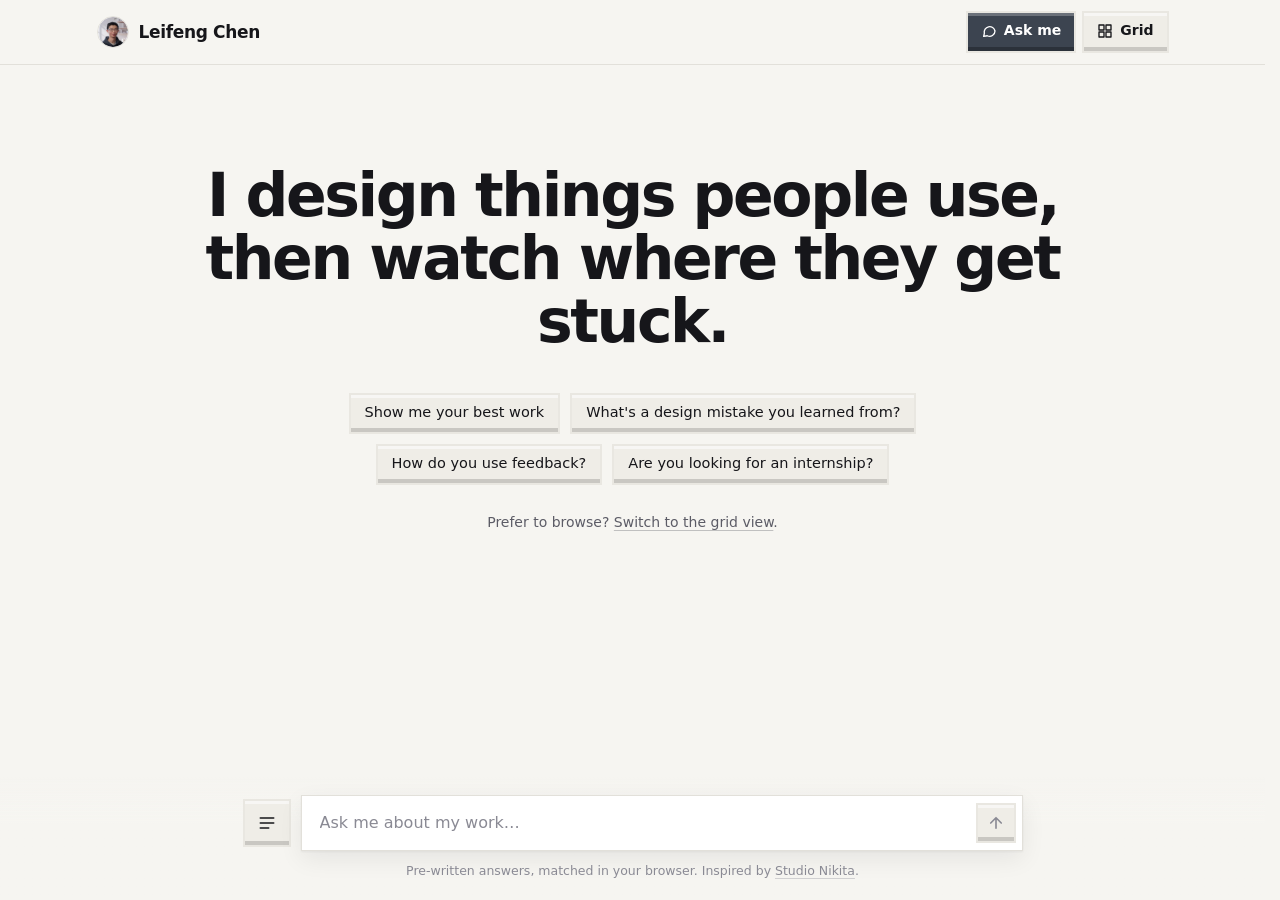
<file: index.html>
<!doctype html>
<html lang="en">
<head>
  <meta charset="utf-8">
  <meta name="color-scheme" content="light dark">
  <!-- Match the page canvas before external CSS arrives, including during navigation. -->
  <style>
    html { background: #f6f5f1; }
    @media (prefers-color-scheme: dark) { html { background: #0d0d10; } }
  </style>
  <meta name="viewport" content="width=device-width, initial-scale=1, viewport-fit=cover">
  <title>Leifeng Chen · Design Portfolio</title>
  <meta name="description" content="Leifeng Chen designs and builds interfaces. Ask the portfolio about his case studies, process, and the mistakes he learned from.">
  <link rel="canonical" href="https://redstoneweewee.github.io/">
  <meta property="og:type" content="website">
  <meta property="og:url" content="https://redstoneweewee.github.io/">
  <meta property="og:title" content="Leifeng Chen · Design Portfolio">
  <meta property="og:description" content="A portfolio you can ask questions: game UI, mobile usability, and brand design.">
  <meta property="og:image" content="https://redstoneweewee.github.io/assets/img/portfolio-card-dark.jpg">
  <meta property="og:image:type" content="image/jpeg">
  <meta property="og:image:width" content="2400">
  <meta property="og:image:height" content="1260">
  <link rel="icon" type="image/webp" href="assets/img/me.webp?v=20260925c">
  <link rel="shortcut icon" type="image/webp" href="assets/img/me.webp?v=20260925c">
  <link rel="apple-touch-icon" href="assets/img/me.webp?v=20260925c">
  <link rel="stylesheet" href="assets/style.css?v=20260929s">
  <!-- Pages slide into each other in site order (style.css, "Page slides") -->
  <style>@media (prefers-reduced-motion: no-preference) { @view-transition { navigation: auto; } }</style>
  <!-- Hold the first frame until #page-end (after the scripts) is parsed, so the slide starts from the finished page -->
  <link rel="expect" href="#page-end" blocking="render">
</head>
<body class="chat-page">
<a class="skip" href="#ask-input">Skip to the question box</a>
<header class="site-header">
  <div class="wrap">
    <a class="brand" href="./"><img class="mark" src="assets/img/me.webp?v=20260925c" alt="Leifeng Chen" width="32" height="32">Leifeng Chen</a>
    <nav class="view-toggle" aria-label="Switch view">
      <a href="./" aria-current="page"><svg viewBox="0 0 24 24" fill="none" stroke="currentColor" stroke-width="2" stroke-linecap="round" stroke-linejoin="round" aria-hidden="true"><path d="M21 12a8 8 0 0 1-11.6 7.1L4 20l1-4.6A8 8 0 1 1 21 12z"/></svg><span>Ask me</span></a>
      <a href="work.html"><svg viewBox="0 0 24 24" fill="none" stroke="currentColor" stroke-width="2" stroke-linejoin="round" aria-hidden="true"><rect x="3" y="3" width="7.5" height="7.5" rx="0"/><rect x="13.5" y="3" width="7.5" height="7.5" rx="0"/><rect x="3" y="13.5" width="7.5" height="7.5" rx="0"/><rect x="13.5" y="13.5" width="7.5" height="7.5" rx="0"/></svg><span>Grid</span></a>
    </nav>
  </div>
</header>

<main class="chat-main" id="main">
  <section class="intro" id="intro">
    <h1 class="display hero-title"><span>I</span> <span>design</span> <span>things</span> <span>people</span> <span>use,</span><br> <span>then</span> <span>watch</span> <span>where</span> <span>they</span> <span>get</span> <span>stuck.</span></h1>
    <div class="guide">
      <div id="starters"></div>
    </div>
    <p class="small" style="margin-top:26px">Prefer to browse? <a href="work.html">Switch to the grid view</a>.</p>
  </section>

  <div class="thread" id="thread" aria-live="polite"></div>
</main>

<div class="guide-panel" id="guide-panel" role="dialog" aria-label="Question guide" hidden>
  <h2>Question guide</h2>
  <p class="small">Pick a topic to start. Every answer is written by me.</p>
  <div class="guide-groups"></div>
</div>

<div class="composer-wrap">
  <div class="composer">
    <button class="guide-btn" id="guide-btn" type="button" aria-label="Show all questions" aria-controls="guide-panel" aria-expanded="false">
      <svg viewBox="0 0 24 24" fill="none" stroke="currentColor" stroke-width="2" stroke-linecap="round" aria-hidden="true"><path d="M4 6h16M4 12h16M4 18h10"/></svg>
    </button>
    <form id="ask-form" autocomplete="off">
      <label class="sr-only" for="ask-input">Ask Leifeng a question</label>
      <input id="ask-input" type="text" maxlength="200" placeholder="Ask me about my work…" enterkeyhint="send">
      <button class="send" type="submit" aria-label="Send" disabled>
        <svg viewBox="0 0 24 24" fill="none" stroke="currentColor" stroke-width="2.2" stroke-linecap="round" stroke-linejoin="round" aria-hidden="true"><path d="M12 19V5M5 12l7-7 7 7"/></svg>
      </button>
    </form>
  </div>
  <p class="agent-note">Pre-written answers, matched in your browser. Inspired by <a href="https://www.studio-nikita.com/" target="_blank" rel="noopener noreferrer">Studio Nikita</a>.</p>
</div>

<script src="assets/site.js?v=20260929g"></script>
<script src="assets/agent.js?v=20260929f"></script>
<div id="page-end" hidden></div>
</body>
</html>
</file>
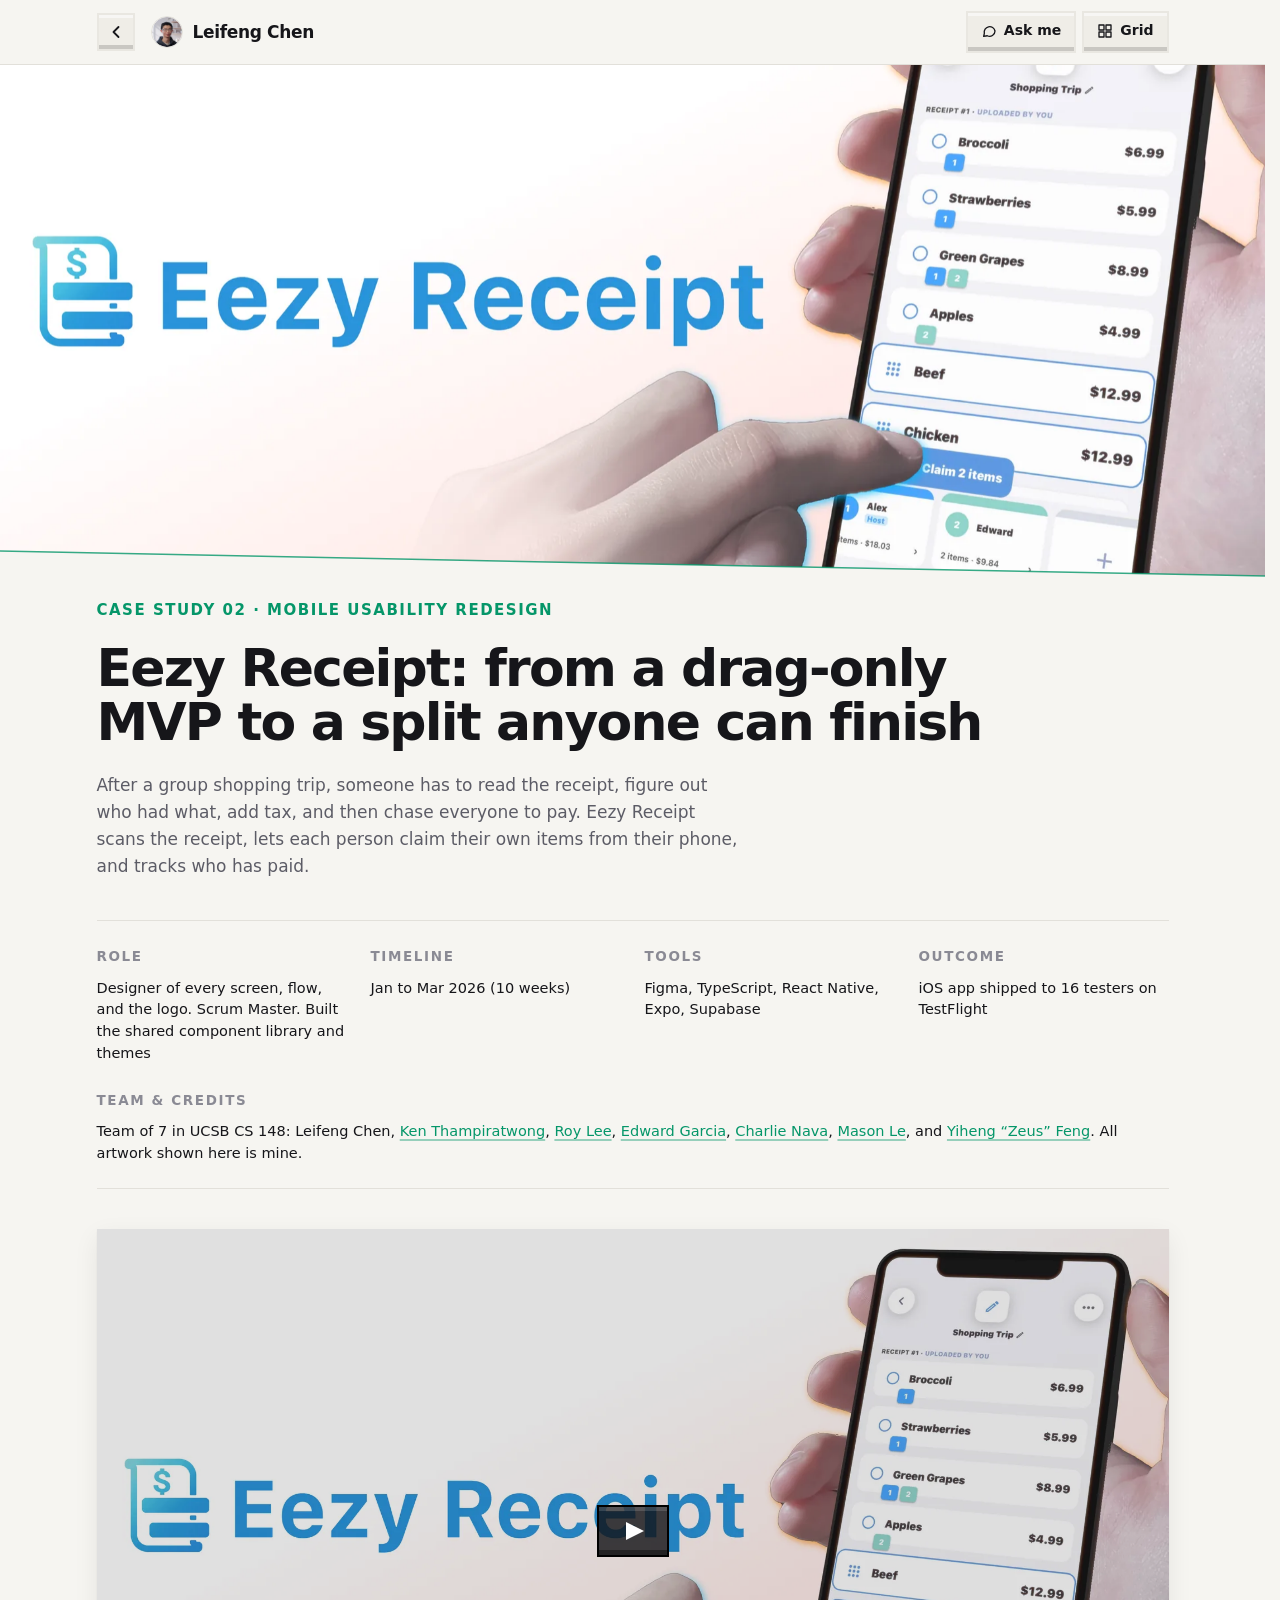
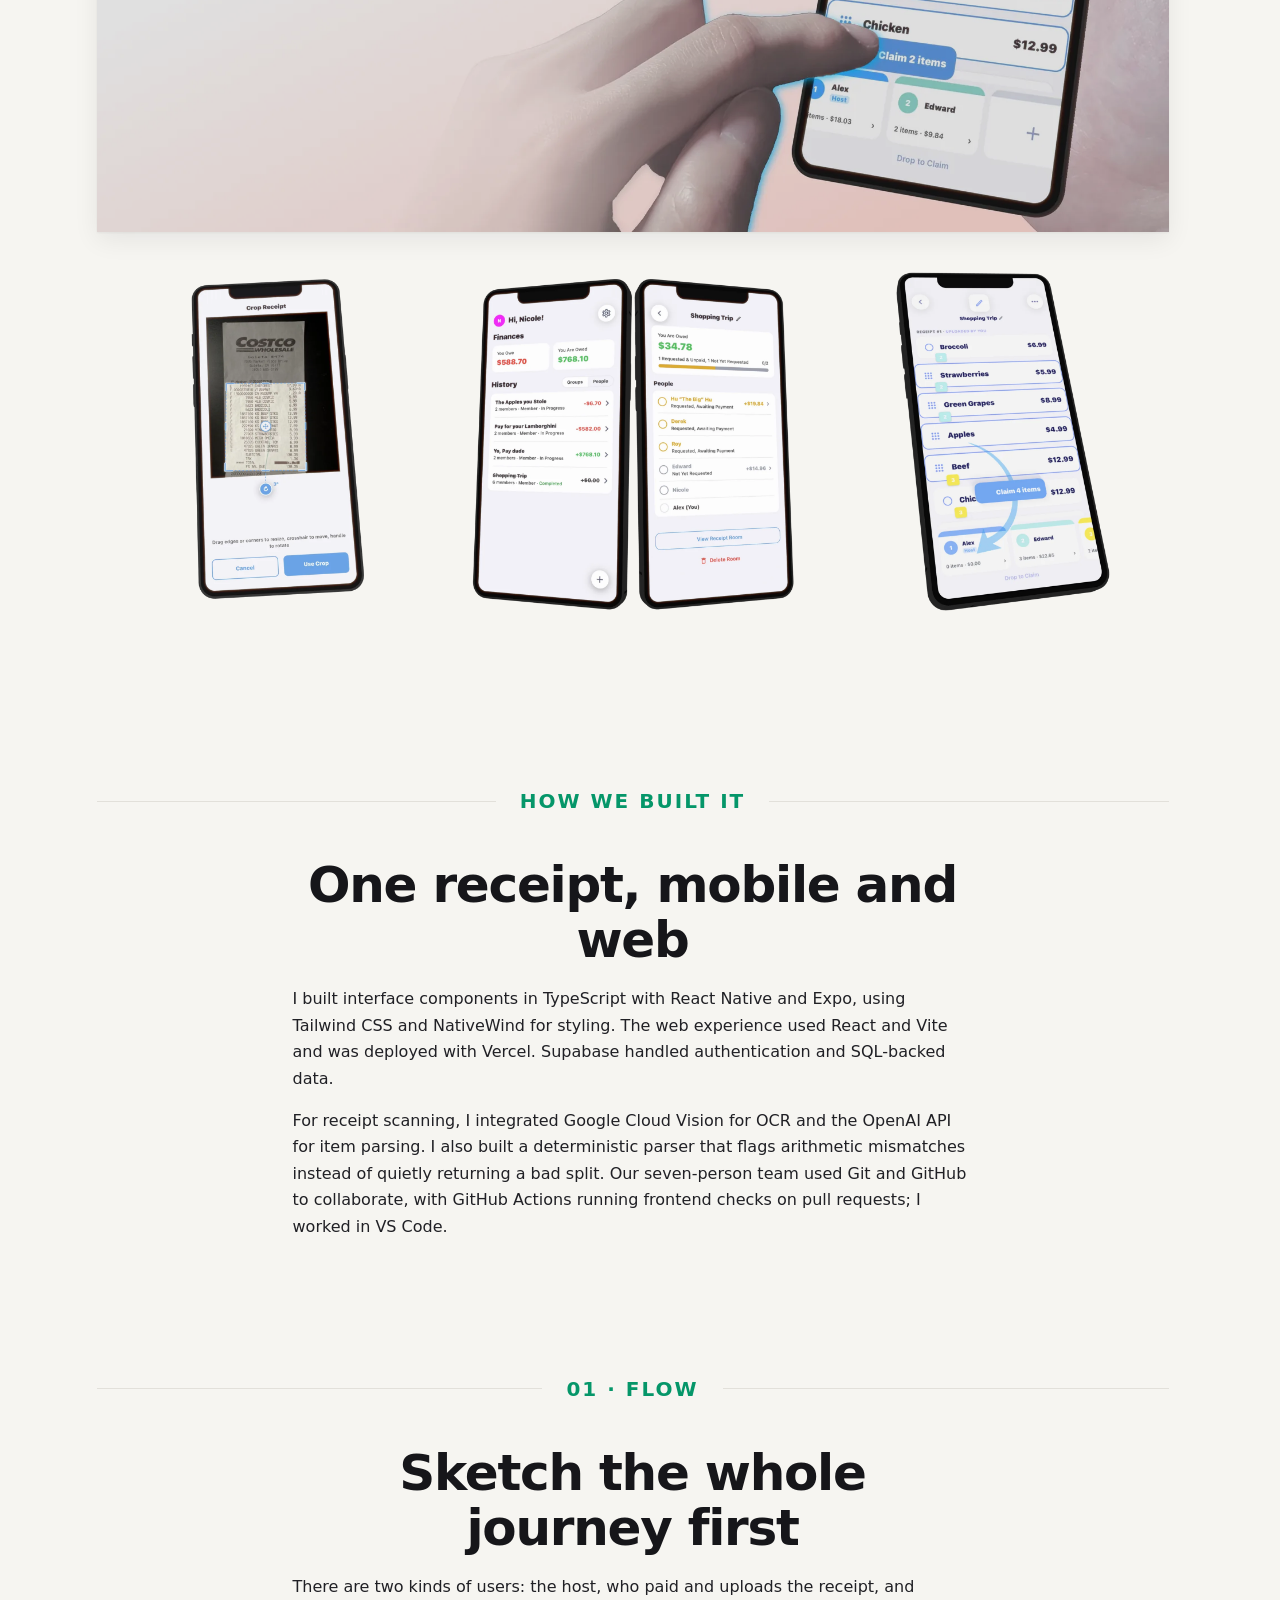
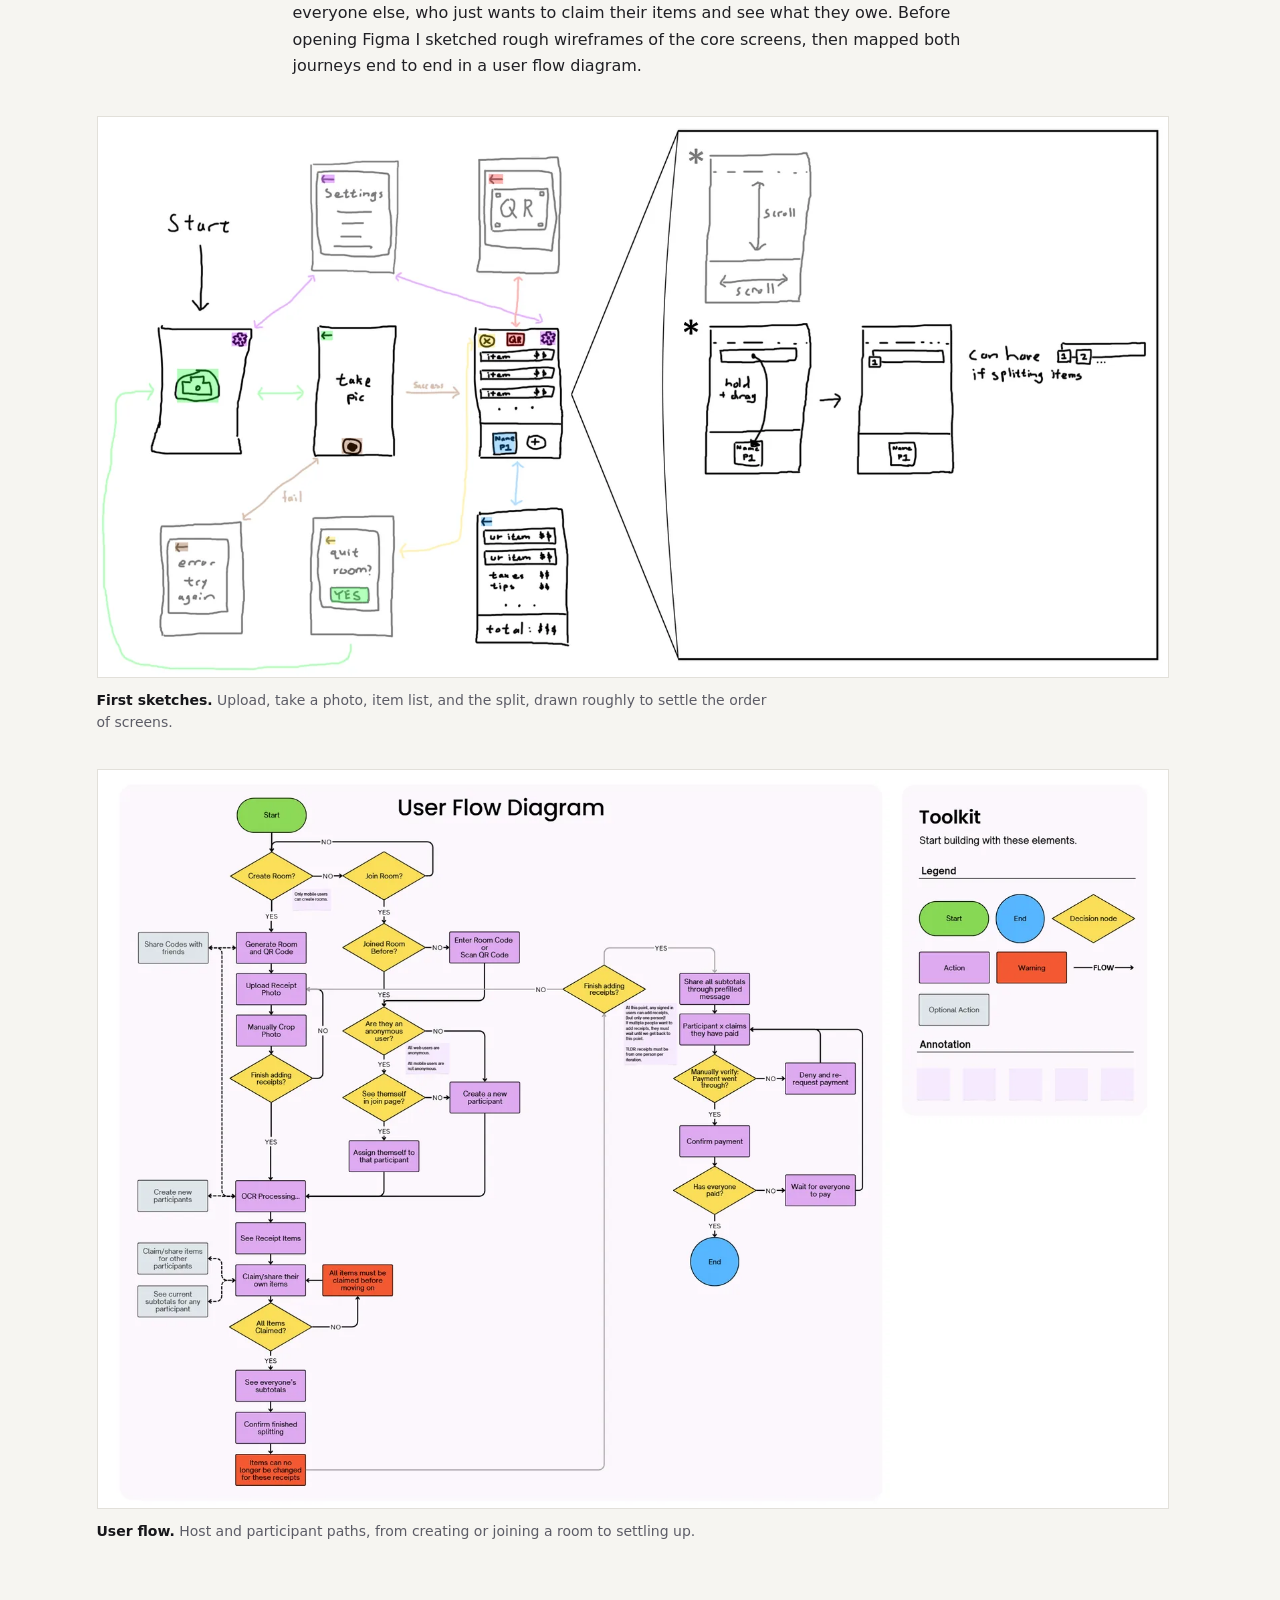
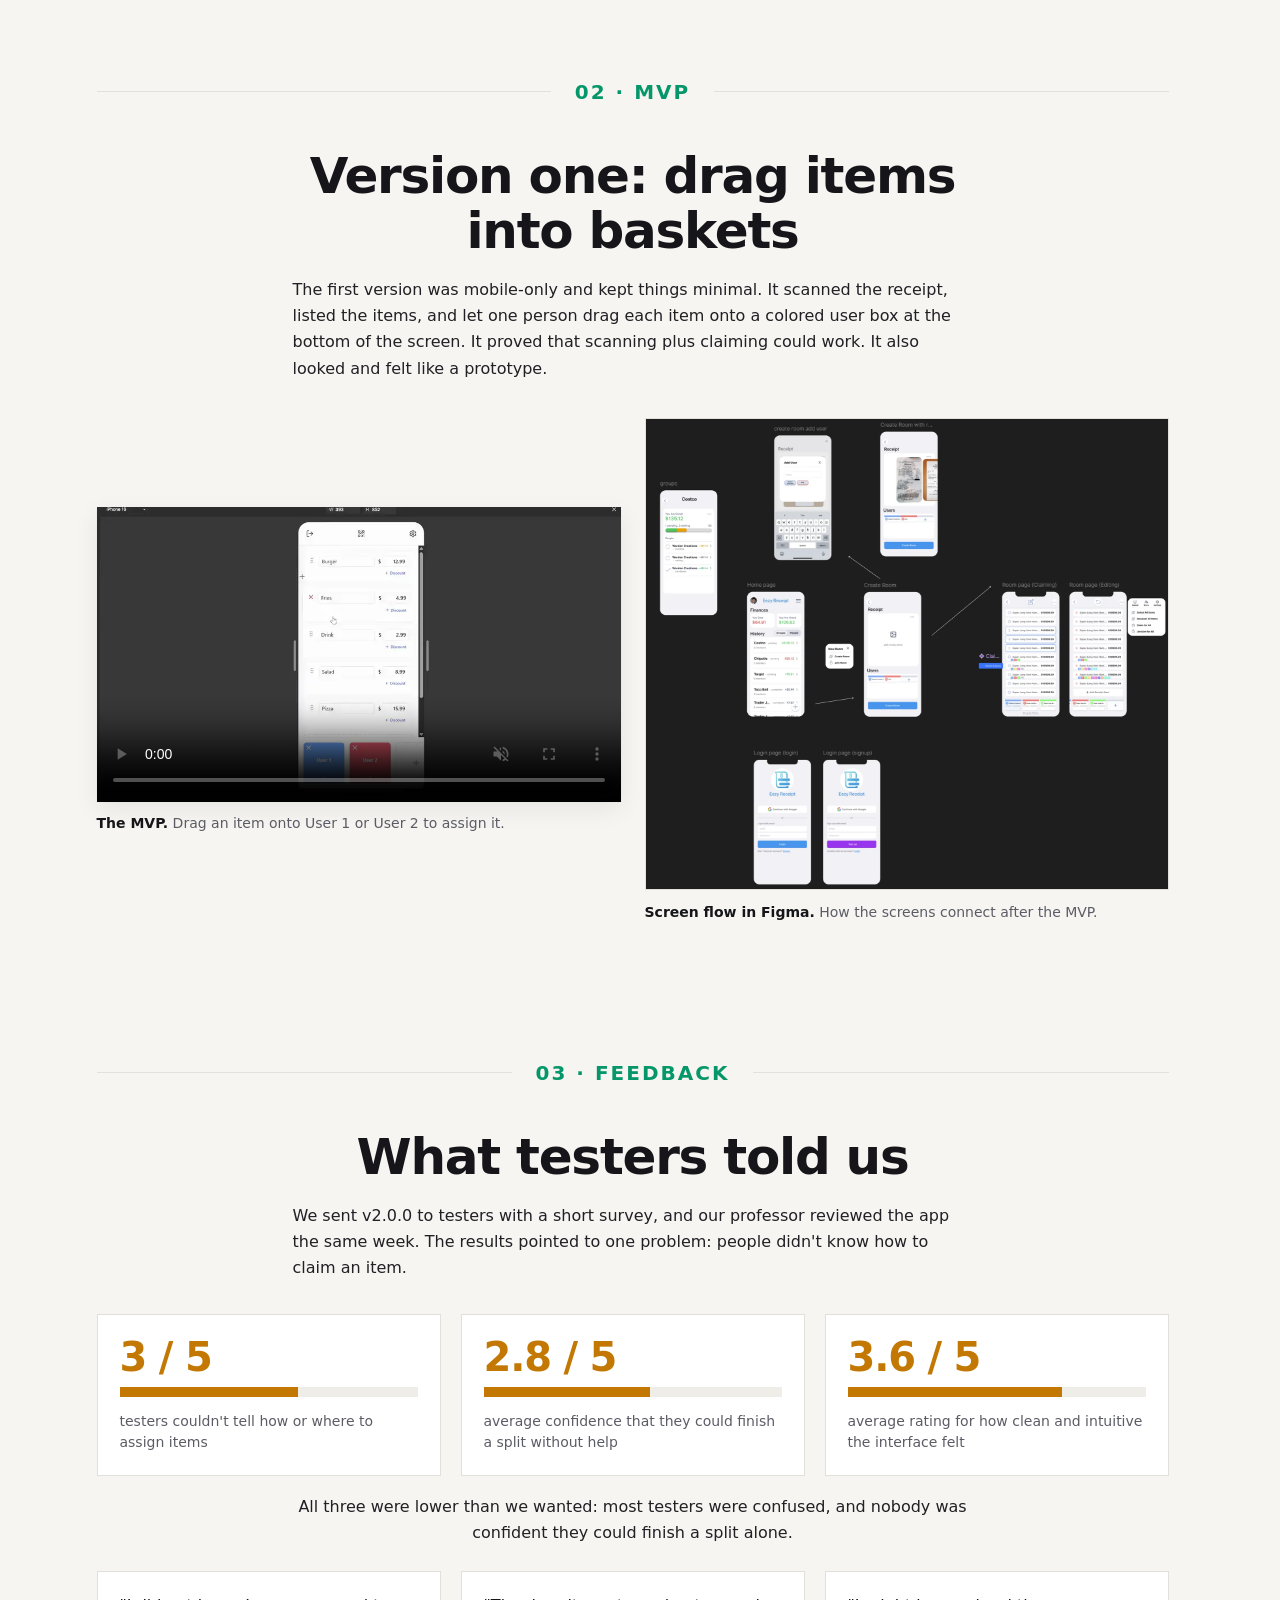
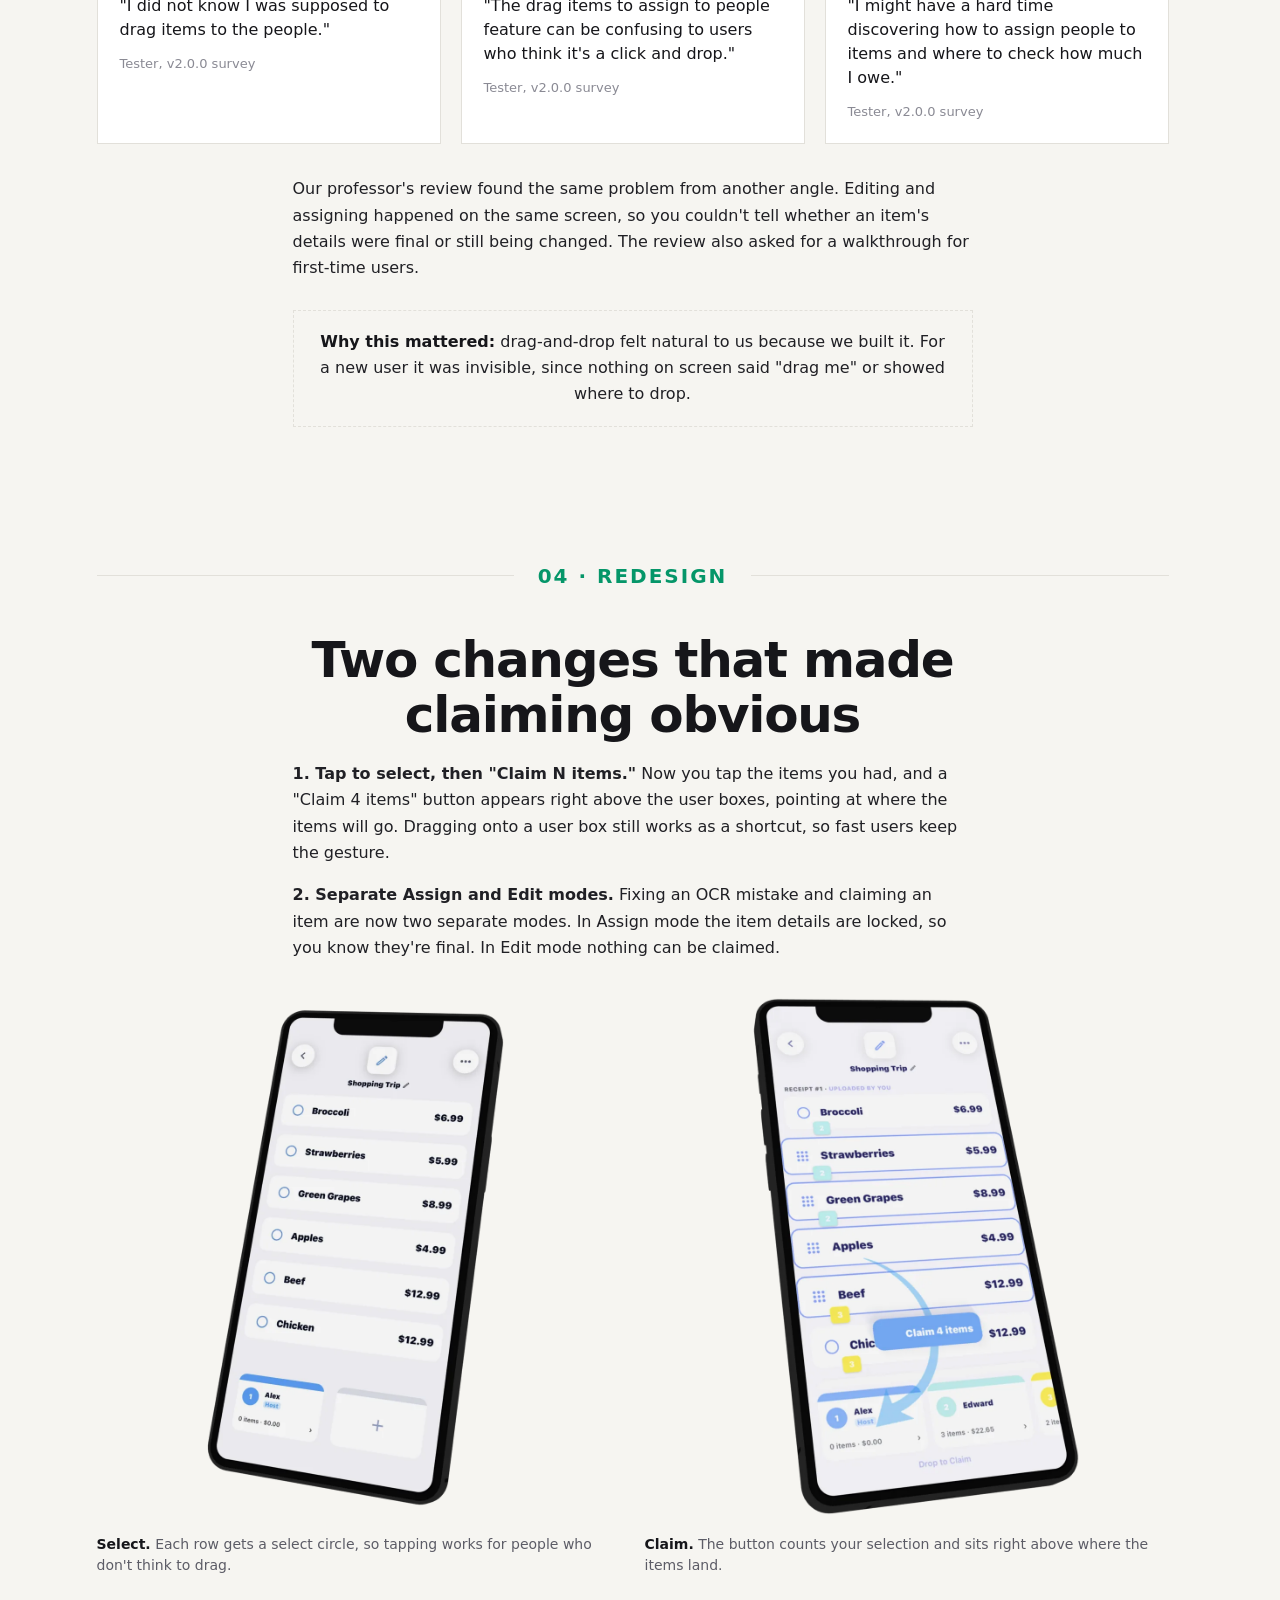
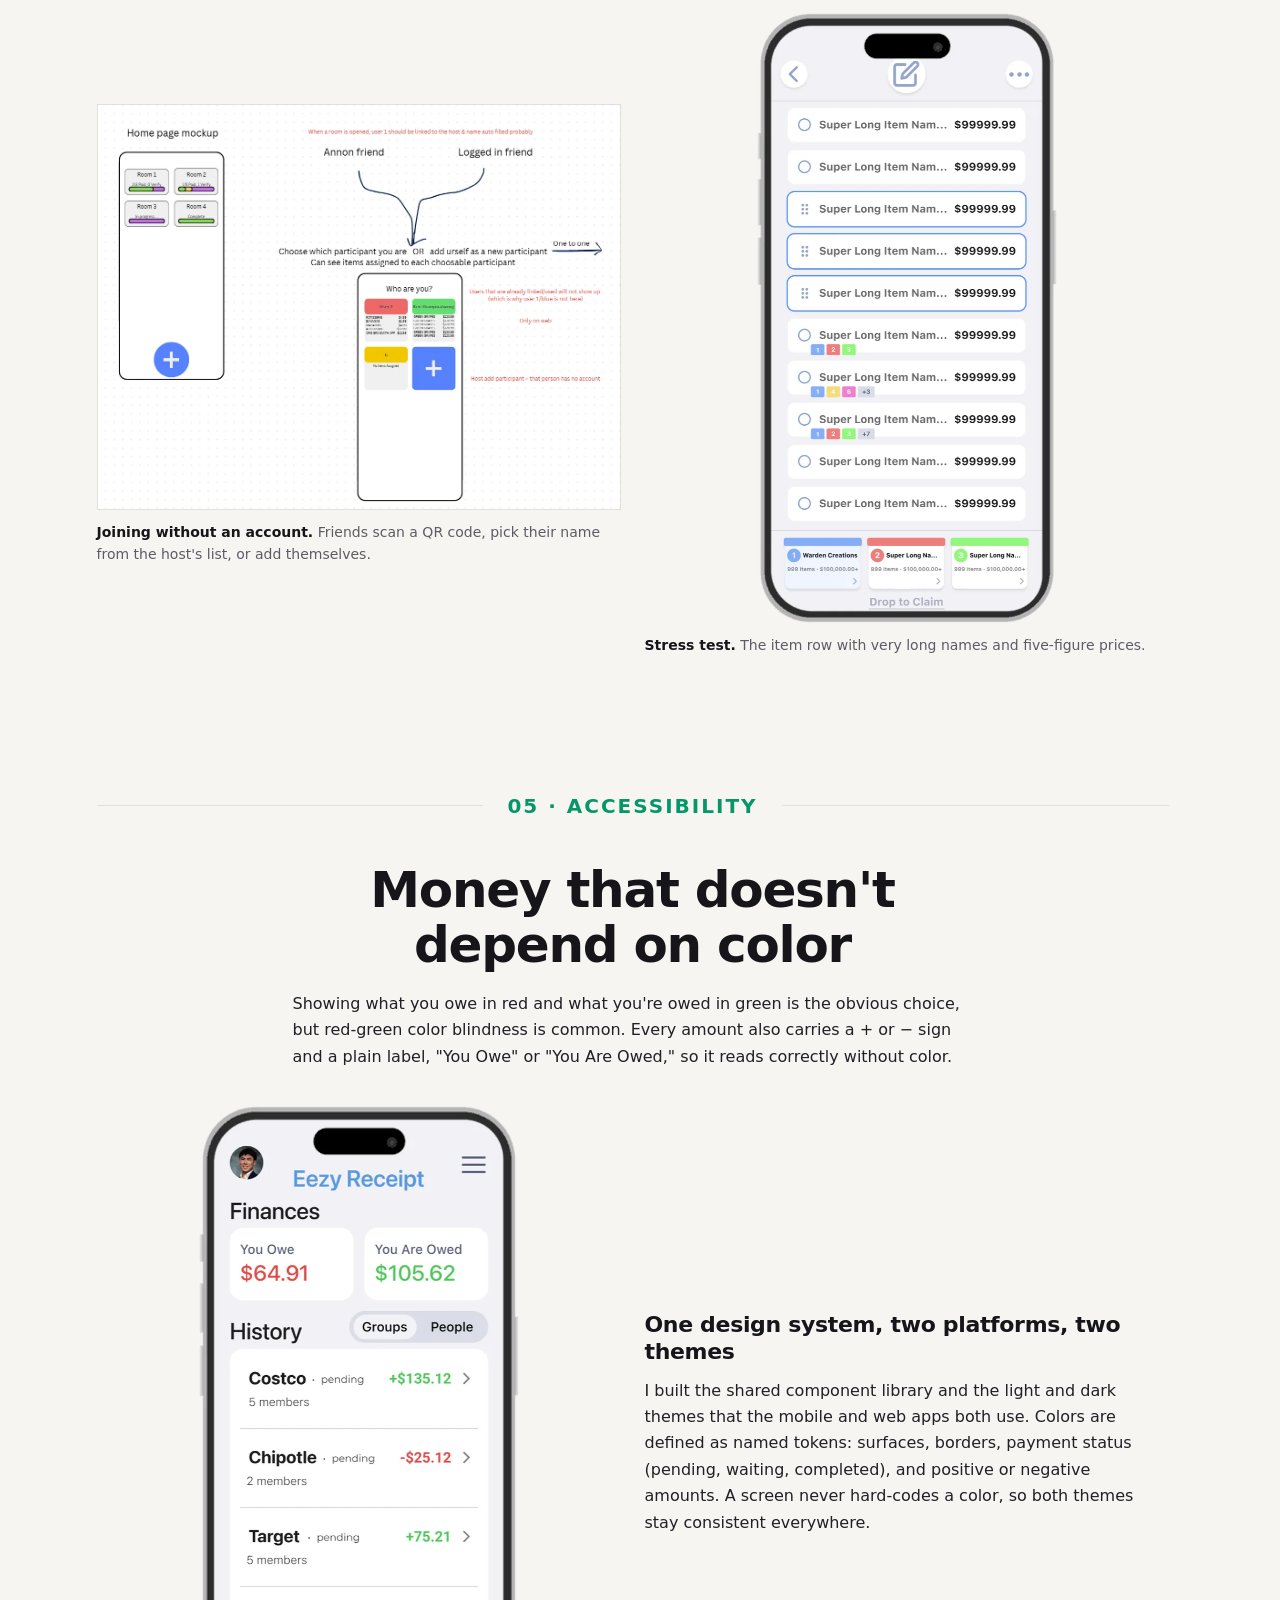
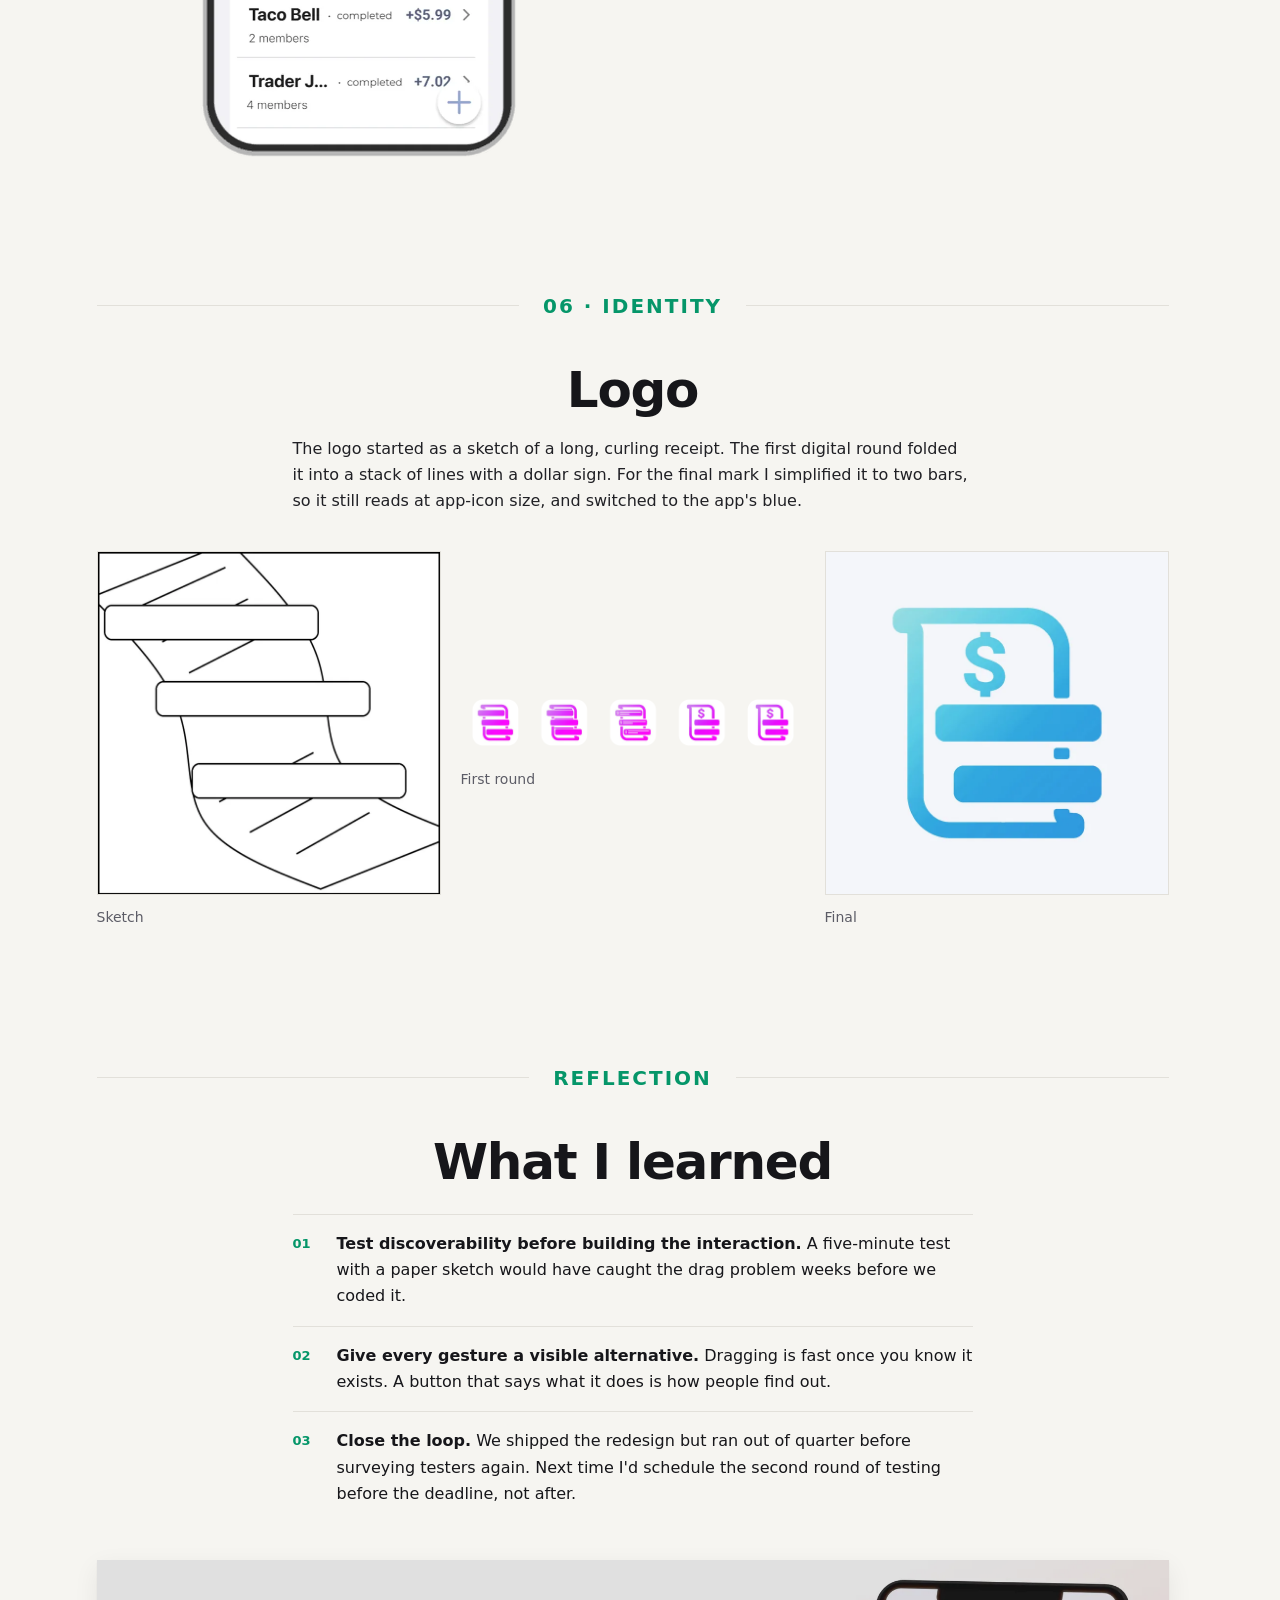
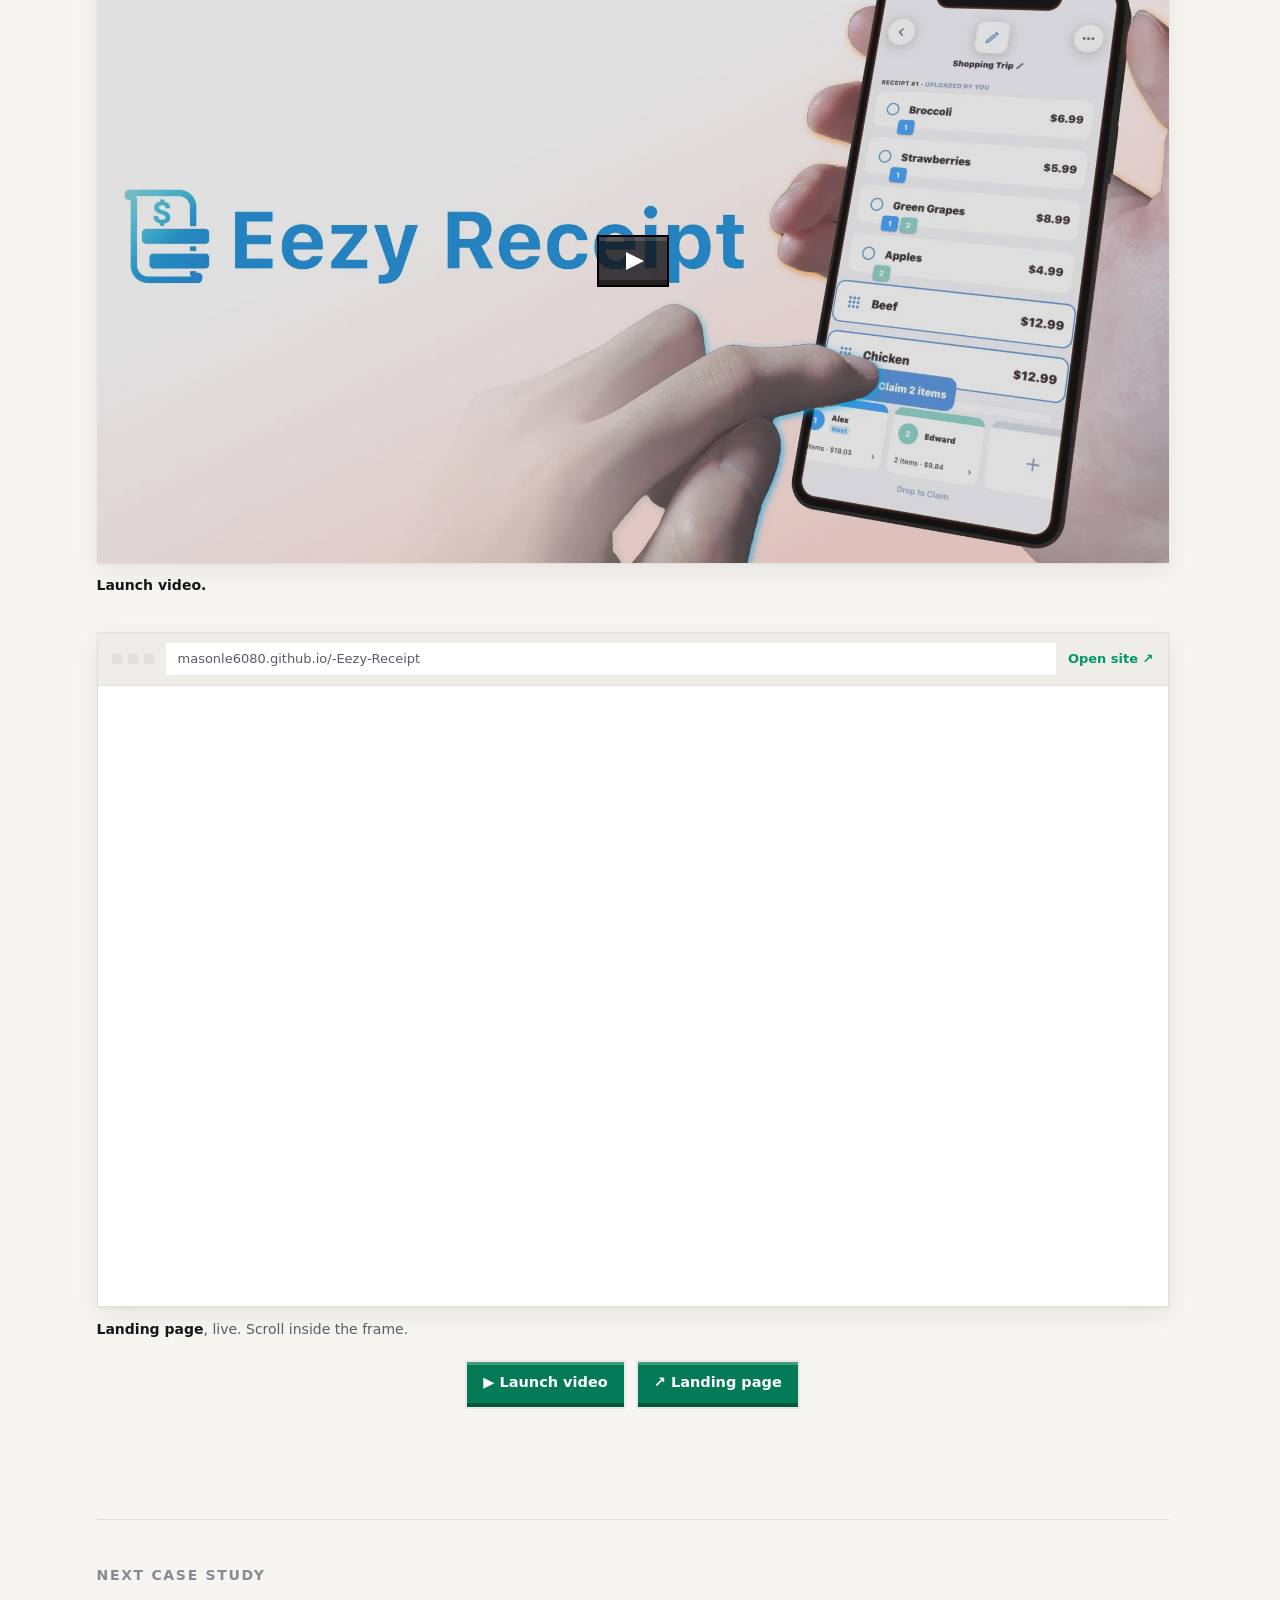
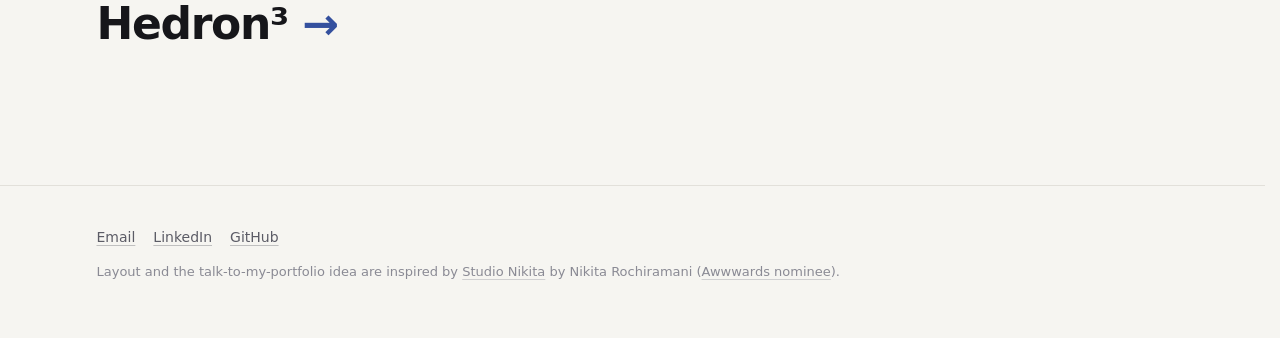
<file: eezy-receipt.html>
<!doctype html>
<html lang="en">
<head>
  <meta charset="utf-8">
  <meta name="color-scheme" content="light dark">
  <!-- Match the page canvas before external CSS arrives, including during navigation. -->
  <style>
    html { background: #f6f5f1; }
    @media (prefers-color-scheme: dark) { html { background: #0d0d10; } }
  </style>
  <meta name="viewport" content="width=device-width, initial-scale=1">
  <title>Eezy Receipt · Leifeng Chen</title>
  <meta name="description" content="Case study: redesigning a receipt-splitting app after testers couldn't figure out how to claim items.">
  <meta property="og:image" content="assets/img/ez/screen-3.webp">
  <link rel="icon" type="image/webp" href="assets/img/me.webp?v=20260925c">
  <link rel="shortcut icon" type="image/webp" href="assets/img/me.webp?v=20260925c">
  <link rel="apple-touch-icon" href="assets/img/me.webp?v=20260925c">
  <link rel="stylesheet" href="assets/style.css?v=20260929s">
  <!-- Pages slide into each other in site order (style.css, "Page slides") -->
  <style>@media (prefers-reduced-motion: no-preference) { @view-transition { navigation: auto; } }</style>
  <!-- Hold the first frame until #page-end (after the scripts) is parsed, so the slide starts from the finished page -->
  <link rel="expect" href="#page-end" blocking="render">
</head>
<body class="theme-ez">
<a class="skip" href="#main">Skip to content</a>
<header class="site-header">
  <div class="wrap">
    <a class="back-btn" href="./" data-back aria-label="Back" title="Back"><svg viewBox="0 0 24 24" fill="none" stroke="currentColor" stroke-width="2.2" stroke-linecap="round" stroke-linejoin="round" aria-hidden="true"><path d="M15 18l-6-6 6-6"/></svg></a>
    <a class="brand" href="./"><img class="mark" src="assets/img/me.webp?v=20260925c" alt="Leifeng Chen" width="32" height="32">Leifeng Chen</a>
    <nav class="view-toggle" aria-label="Switch view">
      <a href="./"><svg viewBox="0 0 24 24" fill="none" stroke="currentColor" stroke-width="2" stroke-linecap="round" stroke-linejoin="round" aria-hidden="true"><path d="M21 12a8 8 0 0 1-11.6 7.1L4 20l1-4.6A8 8 0 1 1 21 12z"/></svg><span>Ask me</span></a>
      <a href="work.html"><svg viewBox="0 0 24 24" fill="none" stroke="currentColor" stroke-width="2" stroke-linejoin="round" aria-hidden="true"><rect x="3" y="3" width="7.5" height="7.5" rx="0"/><rect x="13.5" y="3" width="7.5" height="7.5" rx="0"/><rect x="3" y="13.5" width="7.5" height="7.5" rx="0"/><rect x="13.5" y="13.5" width="7.5" height="7.5" rx="0"/></svg><span>Grid</span></a>
    </nav>
  </div>
</header>

<div class="cs-banner" style="--focus: 30% 50%"><img src="assets/img/ez/poster-launch.webp" alt="Eezy Receipt logo beside a phone where items on a receipt are being claimed" fetchpriority="high" width="1920" height="1080"><svg class="cs-slant" viewBox="0 0 1440 100" preserveAspectRatio="none" aria-hidden="true" focusable="false"><path class="cut" d="M0 58L1440 97V100H0Z"/><path class="line" d="M0 58L1440 97"/></svg></div>

<main id="main" class="wrap">
  <section class="cs-hero">
    <p class="eyebrow">Case study 02 · Mobile Usability Redesign</p>
    <h1 class="h1">Eezy Receipt: from a drag-only MVP to a split anyone can finish</h1>
    <p class="lede">After a group shopping trip, someone has to read the receipt, figure out who had what, add tax, and then chase everyone to pay. Eezy Receipt scans the receipt, lets each person claim their own items from their phone, and tracks who has paid.</p>
    <dl class="meta">
      <div><dt>Role</dt><dd>Designer of every screen, flow, and the logo. Scrum Master. Built the shared component library and themes</dd></div>
      <div><dt>Timeline</dt><dd>Jan to Mar 2026 (10 weeks)</dd></div>
      <div><dt>Tools</dt><dd>Figma, TypeScript, React Native, Expo, Supabase</dd></div>
      <div><dt>Outcome</dt><dd>iOS app shipped to 16 testers on TestFlight</dd></div>
      <div class="meta-wide"><dt>Team &amp; credits</dt><dd>Team of 7 in UCSB CS 148: Leifeng Chen, <a href="https://www.linkedin.com/in/kenthampiratwong" target="_blank" rel="noopener noreferrer">Ken Thampiratwong</a>, <a href="https://github.com/roy-lee7473" target="_blank" rel="noopener noreferrer">Roy Lee</a>, <a href="https://github.com/ELEXG" target="_blank" rel="noopener noreferrer">Edward Garcia</a>, <a href="https://github.com/gupperfisher" target="_blank" rel="noopener noreferrer">Charlie Nava</a>, <a href="https://www.linkedin.com/in/mason-le-68b75a274" target="_blank" rel="noopener noreferrer">Mason Le</a>, and <a href="https://github.com/1274613951" target="_blank" rel="noopener noreferrer">Yiheng “Zeus” Feng</a>. All artwork shown here is mine.</dd></div>
    </dl>
    <figure class="cover"><div class="video-frame yt-lite" data-embed="https://www.youtube-nocookie.com/embed/tGaxgyy-COs?rel=0" data-title="Eezy Receipt launch video"><img src="assets/img/ez/poster-launch.webp" alt="" decoding="async" width="1920" height="1080"><a class="yt-play" href="https://www.youtube.com/watch?v=tGaxgyy-COs" aria-label="Play video: Eezy Receipt launch video"><svg viewBox="0 0 68 48" aria-hidden="true"><rect width="68" height="48" rx="0"/><path d="M27 15l18 9-18 9z"/></svg></a></div></figure>
    <div class="grid-3" style="margin-top:40px">
      <figure class="fig bare"><img src="assets/img/ez/screen-1.webp" alt="Crop Receipt screen framing a Costco receipt photo" width="1200" height="1200"></figure>
      <figure class="fig bare"><img src="assets/img/ez/screen-4.webp" alt="Home screen with finances summary and room summary screen" width="1200" height="1200"></figure>
      <figure class="fig bare"><img src="assets/img/ez/screen-3.webp" alt="Receipt room where items are selected and a Claim 4 items button appears" width="1200" height="1200"></figure>
    </div>
  </section>

  <section class="cs-section" id="engineering">
    <div class="prose">
      <span class="num">How we built it</span>
      <h2 class="h2">One receipt, mobile and web</h2>
      <p>I built interface components in TypeScript with React Native and Expo, using Tailwind CSS and NativeWind for styling. The web experience used React and Vite and was deployed with Vercel. Supabase handled authentication and SQL-backed data.</p>
      <p>For receipt scanning, I integrated Google Cloud Vision for OCR and the OpenAI API for item parsing. I also built a deterministic parser that flags arithmetic mismatches instead of quietly returning a bad split. Our seven-person team used Git and GitHub to collaborate, with GitHub Actions running frontend checks on pull requests; I worked in VS Code.</p>
    </div>
  </section>

  <section class="cs-section">
    <div class="prose">
      <span class="num">01 · Flow</span>
      <h2 class="h2" id="figma-flow">Sketch the whole journey first</h2>
      <p>There are two kinds of users: the host, who paid and uploads the receipt, and everyone else, who just wants to claim their items and see what they owe. Before opening Figma I sketched rough wireframes of the core screens, then mapped both journeys end to end in a user flow diagram.</p>
    </div>
    <figure class="fig plain"><img src="assets/img/ez/sketch.webp" alt="Rough wireframe sketches of the app's screens connected by arrows, from Start to the receipt split" loading="lazy" width="1600" height="838"><figcaption><b>First sketches.</b> Upload, take a photo, item list, and the split, drawn roughly to settle the order of screens.</figcaption></figure>
    <figure class="fig plain"><img src="assets/img/ez/user-flow.webp" alt="User flow diagram with decision nodes for creating a room, joining, uploading, claiming, and paying" loading="lazy" width="1600" height="1103"><figcaption><b>User flow.</b> Host and participant paths, from creating or joining a room to settling up.</figcaption></figure>
  </section>

  <section class="cs-section">
    <div class="prose">
      <span class="num">02 · MVP</span>
      <h2 class="h2">Version one: drag items into baskets</h2>
      <p>The first version was mobile-only and kept things minimal. It scanned the receipt, listed the items, and let one person drag each item onto a colored user box at the bottom of the screen. It proved that scanning plus claiming could work. It also looked and felt like a prototype.</p>
    </div>
    <div class="grid-2" style="align-items:center">
      <figure class="fig dark"><video class="loop-video" data-src="assets/img/ez/mvp-drag.mp4" poster="assets/img/ez/mvp-drag-poster.webp" width="960" height="540" muted loop playsinline preload="none" aria-label="Screen recording of the MVP: items are dragged onto blue and red user boxes"></video><figcaption><b>The MVP.</b> Drag an item onto User 1 or User 2 to assign it.</figcaption></figure>
      <figure class="fig plain"><img src="assets/img/ez/figma-flow.webp" alt="Figma board showing the redesigned screens and how they connect" loading="lazy" width="1600" height="1440"><figcaption><b>Screen flow in Figma.</b> How the screens connect after the MVP.</figcaption></figure>
    </div>
  </section>

  <section class="cs-section">
    <div class="prose">
      <span class="num">03 · Feedback</span>
      <h2 class="h2">What testers told us</h2>
      <p>We sent v2.0.0 to testers with a short survey, and our professor reviewed the app the same week. The results pointed to one problem: people didn't know how to claim an item.</p>
    </div>
    <div class="stats">
      <div class="stat warn"><strong>3 / 5</strong>
        <div class="meter" role="img" aria-label="3 out of 5"><i style="width:60%"></i></div>
        <span>testers couldn't tell how or where to assign items</span></div>
      <div class="stat warn"><strong>2.8 / 5</strong>
        <div class="meter" role="img" aria-label="2.8 out of 5"><i style="width:56%"></i></div>
        <span>average confidence that they could finish a split without help</span></div>
      <div class="stat warn"><strong>3.6 / 5</strong>
        <div class="meter" role="img" aria-label="3.6 out of 5"><i style="width:72%"></i></div>
        <span>average rating for how clean and intuitive the interface felt</span></div>
    </div>
    <p class="stats-note">All three were lower than we wanted: most testers were confused, and nobody was confident they could finish a split alone.</p>
    <div class="quotes">
      <blockquote class="q">"I did not know I was supposed to drag items to the people."<footer>Tester, v2.0.0 survey</footer></blockquote>
      <blockquote class="q">"The drag items to assign to people feature can be confusing to users who think it's a click and drop."<footer>Tester, v2.0.0 survey</footer></blockquote>
      <blockquote class="q">"I might have a hard time discovering how to assign people to items and where to check how much I owe."<footer>Tester, v2.0.0 survey</footer></blockquote>
    </div>
    <div class="prose" style="margin-top:32px">
      <p>Our professor's review found the same problem from another angle. Editing and assigning happened on the same screen, so you couldn't tell whether an item's details were final or still being changed. The review also asked for a walkthrough for first-time users.</p>
    </div>
    <p class="callout"><b>Why this mattered:</b> drag-and-drop felt natural to us because we built it. For a new user it was invisible, since nothing on screen said "drag me" or showed where to drop.</p>
  </section>

  <section class="cs-section" id="redesign">
    <div class="prose">
      <span class="num">04 · Redesign</span>
      <h2 class="h2">Two changes that made claiming obvious</h2>
      <p><b>1. Tap to select, then "Claim N items."</b> Now you tap the items you had, and a "Claim 4 items" button appears right above the user boxes, pointing at where the items will go. Dragging onto a user box still works as a shortcut, so fast users keep the gesture.</p>
      <p><b>2. Separate Assign and Edit modes.</b> Fixing an OCR mistake and claiming an item are now two separate modes. In Assign mode the item details are locked, so you know they're final. In Edit mode nothing can be claimed.</p>
    </div>
    <div class="grid-2">
      <figure class="fig bare"><img src="assets/img/ez/screen-2.webp" alt="Receipt room with checkbox rows for each item and prices" loading="lazy" width="1200" height="1200"><figcaption><b>Select.</b> Each row gets a select circle, so tapping works for people who don't think to&nbsp;drag.</figcaption></figure>
      <figure class="fig bare"><img src="assets/img/ez/screen-3.webp" alt="Selected items with a Claim 4 items button and an arrow toward the user boxes" loading="lazy" width="1200" height="1200"><figcaption><b>Claim.</b> The button counts your selection and sits right above where the items land.</figcaption></figure>
    </div>
    <div class="grid-2" style="align-items:center">
      <figure class="fig plain"><img src="assets/img/ez/participant-mockup.webp" alt="Mockup notes for the join flow: choose which participant you are or add yourself" loading="lazy" width="1146" height="887"><figcaption><b>Joining without an account.</b> Friends scan a QR code, pick their name from the host's list, or add themselves.</figcaption></figure>
      <figure class="fig bare"><img src="assets/img/ez/long-names.webp" alt="Item list mockup filled with very long item names and large prices" loading="lazy" width="596" height="1212" style="max-width:300px;margin:0 auto"><figcaption><b>Stress test.</b> The item row with very long names and five-figure prices.</figcaption></figure>
    </div>
  </section>

  <section class="cs-section">
    <div class="prose">
      <span class="num">05 · Accessibility</span>
      <h2 class="h2">Money that doesn't depend on color</h2>
      <p>Showing what you owe in red and what you're owed in green is the obvious choice, but red-green color blindness is common. Every amount also carries a + or − sign and a plain label, "You Owe" or "You Are Owed," so it reads correctly without color.</p>
    </div>
    <div class="grid-2" style="align-items:center">
      <figure class="fig bare"><img src="assets/img/ez/finances.webp" alt="Finances screen: 'You Owe $64.91' and 'You Are Owed $105.62', with signed amounts in the history list" loading="lazy" width="596" height="1212" style="max-width:320px;margin:0 auto"></figure>
      <div class="prose">
        <h3 class="h3" style="margin-bottom:12px">One design system, two platforms, two themes</h3>
        <p>I built the shared component library and the light and dark themes that the mobile and web apps both use. Colors are defined as named tokens: surfaces, borders, payment status (pending, waiting, completed), and positive or negative amounts. A screen never hard-codes a color, so both themes stay consistent everywhere.</p>
      </div>
    </div>
  </section>

  <section class="cs-section">
    <div class="prose">
      <span class="num">06 · Identity</span>
      <h2 class="h2">Logo</h2>
      <p>The logo started as a sketch of a long, curling receipt. The first digital round folded it into a stack of lines with a dollar sign. For the final mark I simplified it to two bars, so it still reads at app-icon size, and switched to the app's blue.</p>
    </div>
    <div class="grid-3" style="align-items:center">
      <figure class="fig plain"><img src="assets/img/ez/logo-sketch.webp" alt="Line sketch of a long curling receipt" loading="lazy" width="700" height="700"><figcaption>Sketch</figcaption></figure>
      <figure class="fig bare"><img src="assets/img/ez/logo-round1.webp" alt="Five pink logo variations built from stacked receipt lines and a dollar sign" loading="lazy" width="1400" height="280"><figcaption>First round</figcaption></figure>
      <figure class="fig plain"><img src="assets/img/ez/logo-final.webp" alt="Final blue Eezy Receipt logo: a receipt outline with a dollar sign and two bars" loading="lazy" width="700" height="700"><figcaption>Final</figcaption></figure>
    </div>
  </section>

  <section class="cs-section">
    <div class="prose">
      <span class="num">Reflection</span>
      <h2 class="h2">What I learned</h2>
    </div>
    <ol class="lessons">
      <li><b>Test discoverability before building the interaction.</b> A five-minute test with a paper sketch would have caught the drag problem weeks before we coded it.</li>
      <li><b>Give every gesture a visible alternative.</b> Dragging is fast once you know it exists. A button that says what it does is how people find out.</li>
      <li><b>Close the loop.</b> We shipped the redesign but ran out of quarter before surveying testers again. Next time I'd schedule the second round of testing before the deadline, not after.</li>
    </ol>
    <figure class="fig video"><div class="video-frame yt-lite" data-embed="https://www.youtube-nocookie.com/embed/tGaxgyy-COs?rel=0" data-title="Eezy Receipt launch video"><img src="assets/img/ez/poster-launch.webp" alt="" loading="lazy" decoding="async" width="1920" height="1080"><a class="yt-play" href="https://www.youtube.com/watch?v=tGaxgyy-COs" aria-label="Play video: Eezy Receipt launch video"><svg viewBox="0 0 68 48" aria-hidden="true"><rect width="68" height="48" rx="0"/><path d="M27 15l18 9-18 9z"/></svg></a></div><figcaption><b>Launch video.</b></figcaption></figure>
    <figure class="fig site-embed"><div class="browser"><div class="browser-bar"><span class="bdots" aria-hidden="true"><i></i><i></i><i></i></span><span class="url">masonle6080.github.io/-Eezy-Receipt</span><a class="open-link" href="https://masonle6080.github.io/-Eezy-Receipt/" target="_blank" rel="noopener">Open site ↗</a></div><iframe src="https://masonle6080.github.io/-Eezy-Receipt/" title="Eezy Receipt landing page" loading="lazy" sandbox="allow-scripts allow-same-origin allow-popups allow-forms"></iframe></div><figcaption><b>Landing page</b>, live. Scroll inside the frame.</figcaption></figure>
    <div class="link-chips"><a href="https://youtu.be/tGaxgyy-COs" target="_blank" rel="noopener">▶ Launch video</a><a href="https://masonle6080.github.io/-Eezy-Receipt/" target="_blank" rel="noopener">↗ Landing page</a></div>
  </section>

  <a class="next theme-hd" href="hedron.html"><small>Next case study</small><span>Hedron³</span></a>
</main>

<footer class="site-footer">
  <div class="wrap">
    <span class="links"><a href="mailto:leifengchen123@gmail.com">Email</a><a href="https://www.linkedin.com/in/leifengchen" target="_blank" rel="noopener noreferrer">LinkedIn</a><a href="https://github.com/Redstoneweewee" target="_blank" rel="noopener noreferrer">GitHub</a></span>
    <span class="credit">Layout and the talk-to-my-portfolio idea are inspired by <a href="https://www.studio-nikita.com/" target="_blank" rel="noopener noreferrer">Studio Nikita</a> by Nikita Rochiramani (<a href="https://www.awwwards.com/sites/studio-nikita" target="_blank" rel="noopener noreferrer">Awwwards nominee</a>).</span>
  </div>
</footer>
<script src="assets/site.js?v=20260929g"></script>
<div id="page-end" hidden></div>
</body>
</html>
</file>
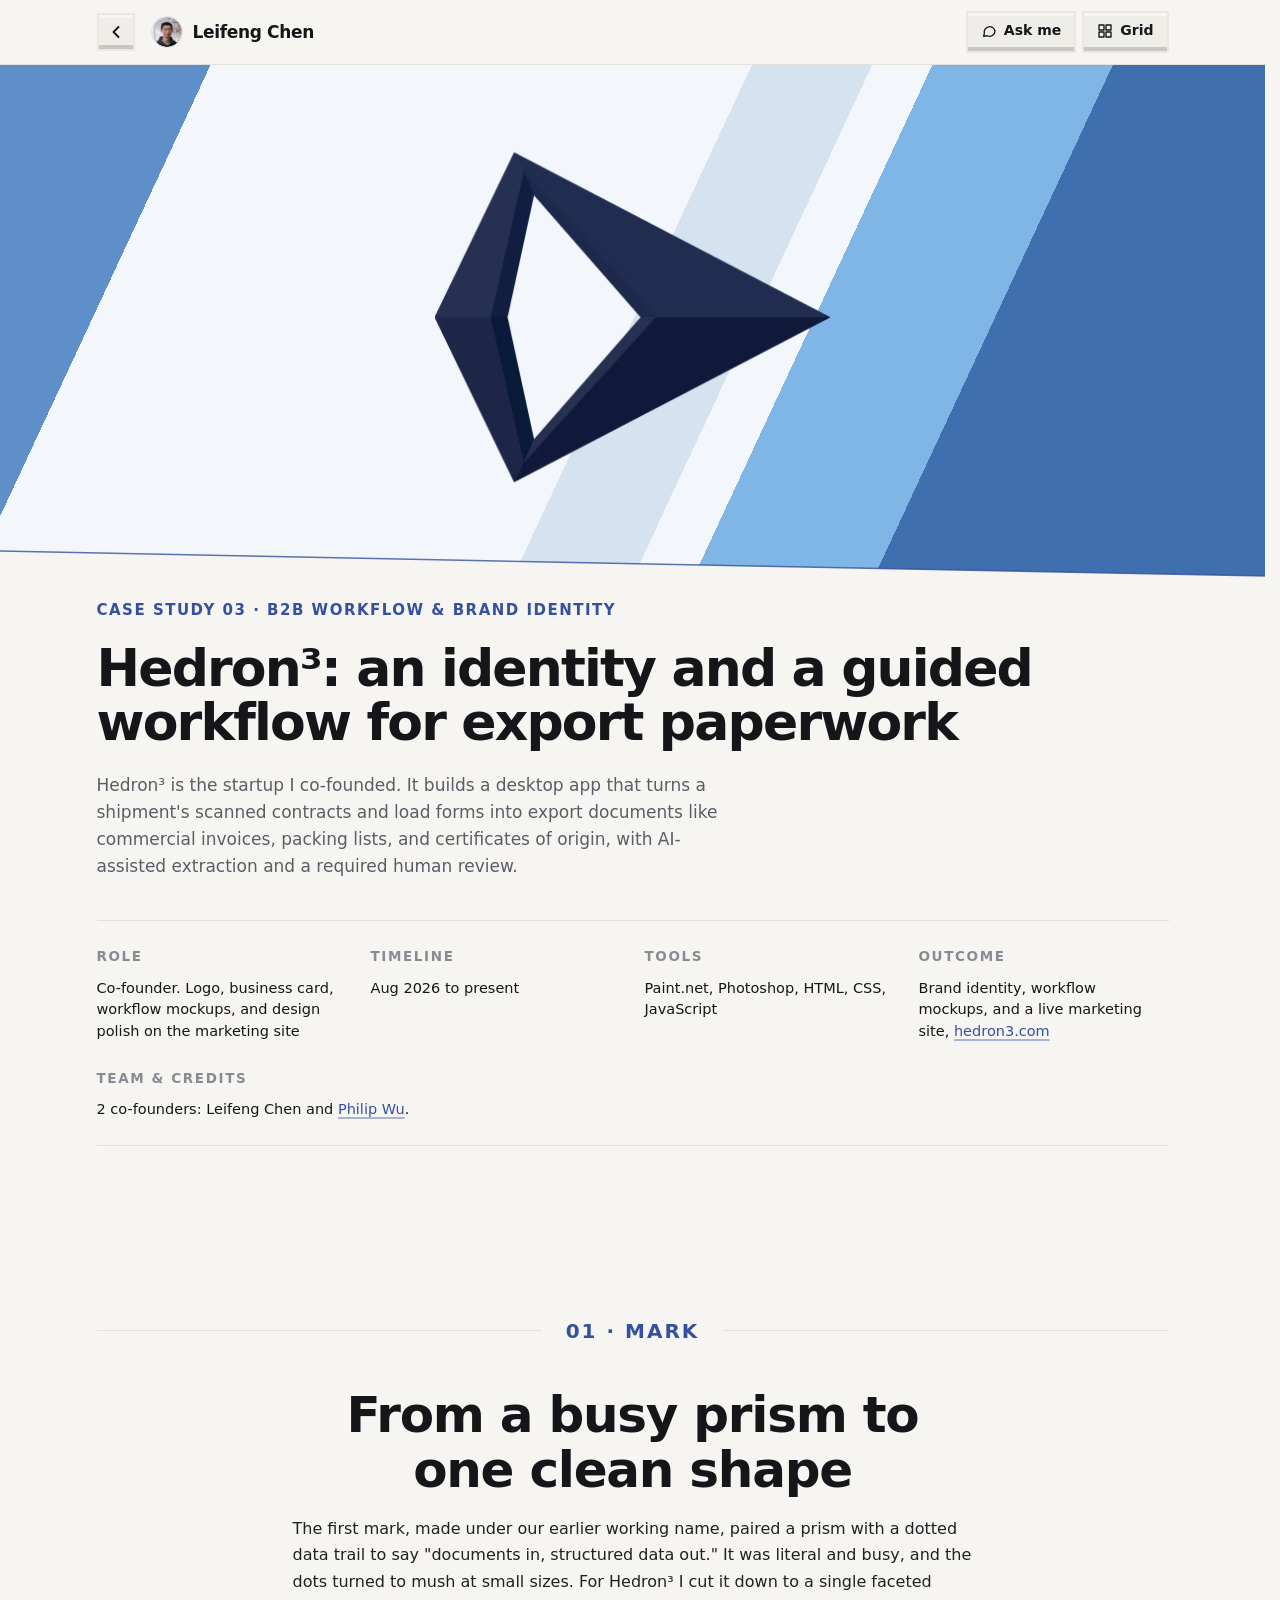
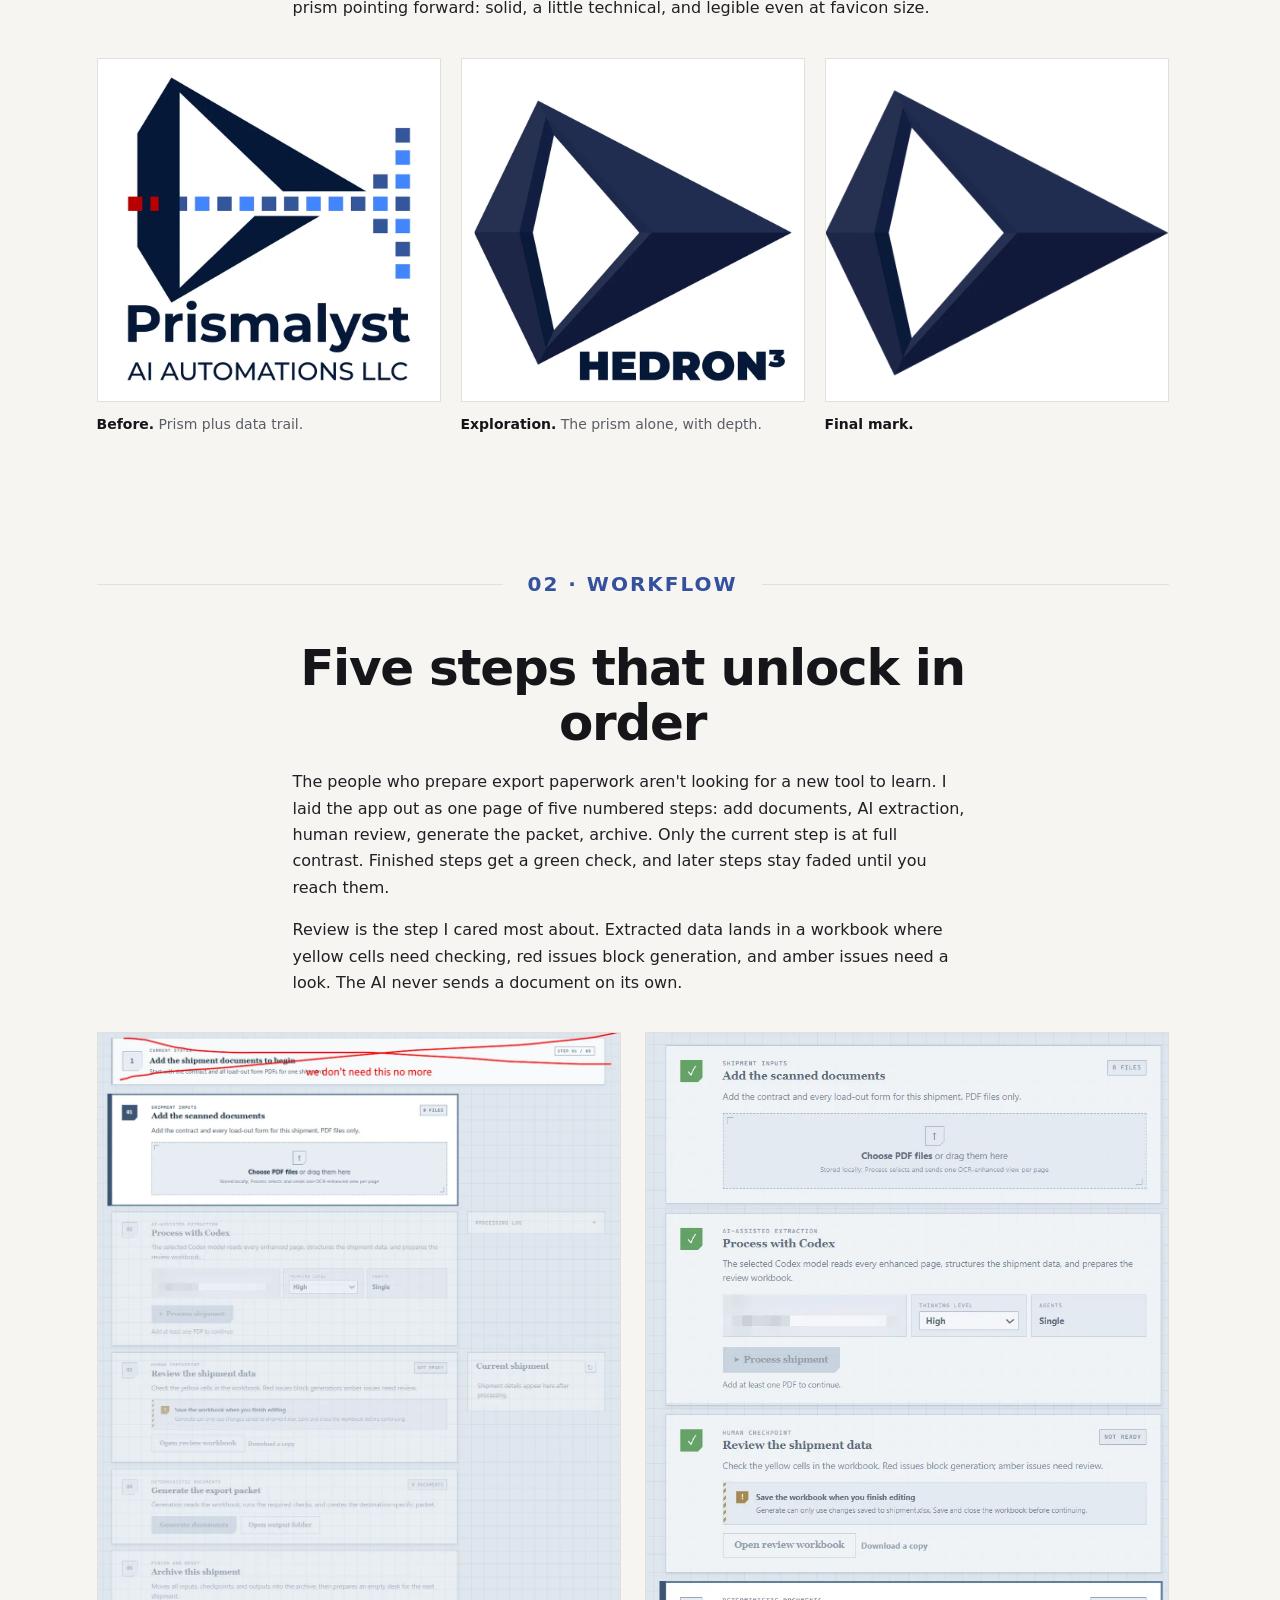
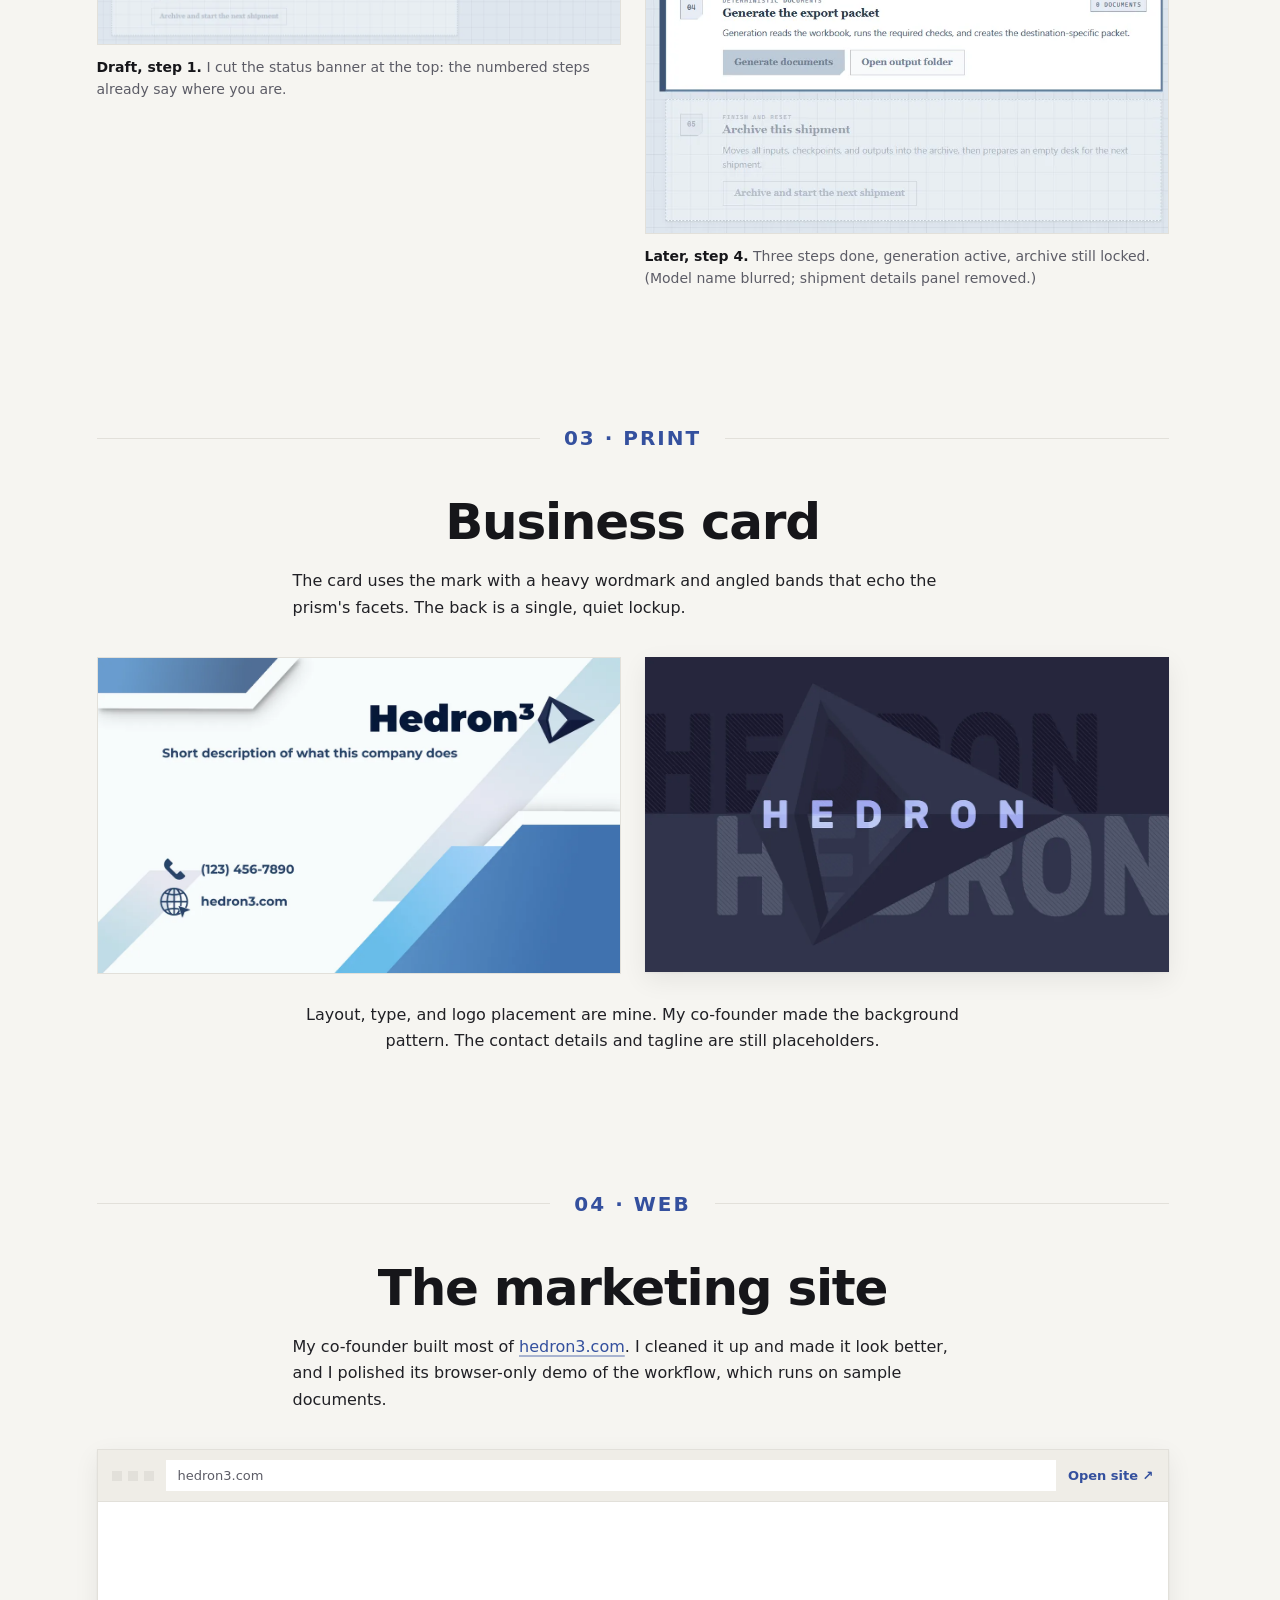
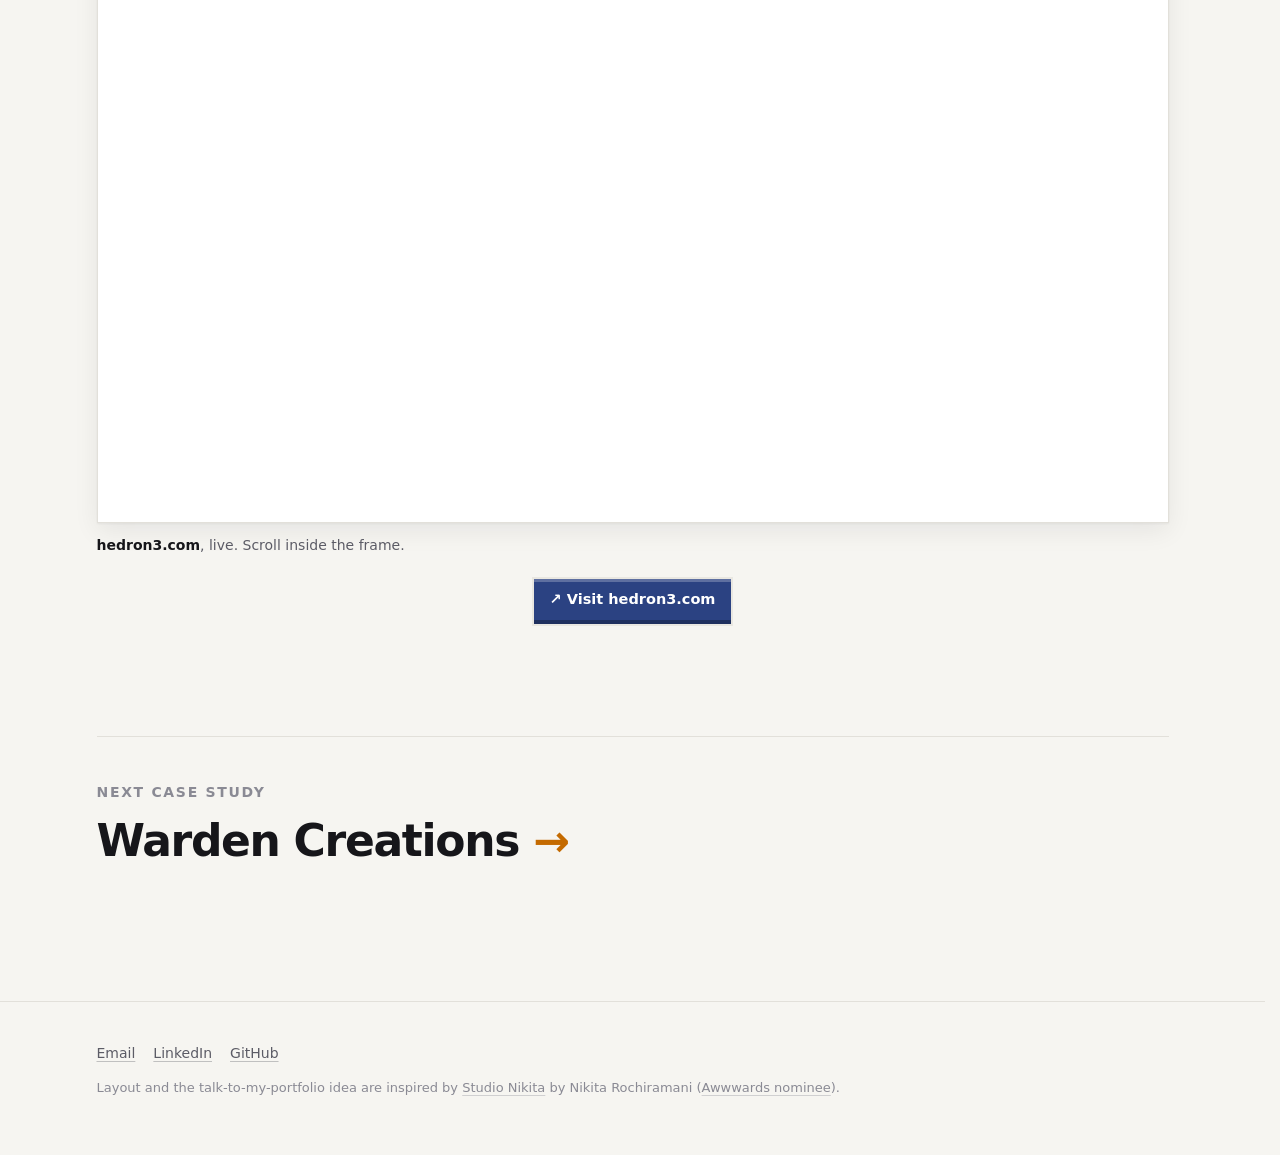
<file: hedron.html>
<!doctype html>
<html lang="en">
<head>
  <meta charset="utf-8">
  <meta name="color-scheme" content="light dark">
  <!-- Match the page canvas before external CSS arrives, including during navigation. -->
  <style>
    html { background: #f6f5f1; }
    @media (prefers-color-scheme: dark) { html { background: #0d0d10; } }
  </style>
  <meta name="viewport" content="width=device-width, initial-scale=1">
  <title>Hedron³ · Leifeng Chen</title>
  <meta name="description" content="Case study: logo, business card, and a guided five-step workflow for Hedron3, a document automation startup.">
  <meta property="og:image" content="assets/img/hd/card-front.webp">
  <link rel="icon" type="image/webp" href="assets/img/me.webp?v=20260925c">
  <link rel="shortcut icon" type="image/webp" href="assets/img/me.webp?v=20260925c">
  <link rel="apple-touch-icon" href="assets/img/me.webp?v=20260925c">
  <link rel="stylesheet" href="assets/style.css?v=20260929s">
  <!-- Pages slide into each other in site order (style.css, "Page slides") -->
  <style>@media (prefers-reduced-motion: no-preference) { @view-transition { navigation: auto; } }</style>
  <!-- Hold the first frame until #page-end (after the scripts) is parsed, so the slide starts from the finished page -->
  <link rel="expect" href="#page-end" blocking="render">
</head>
<body class="theme-hd">
<a class="skip" href="#main">Skip to content</a>
<header class="site-header">
  <div class="wrap">
    <a class="back-btn" href="./" data-back aria-label="Back" title="Back"><svg viewBox="0 0 24 24" fill="none" stroke="currentColor" stroke-width="2.2" stroke-linecap="round" stroke-linejoin="round" aria-hidden="true"><path d="M15 18l-6-6 6-6"/></svg></a>
    <a class="brand" href="./"><img class="mark" src="assets/img/me.webp?v=20260925c" alt="Leifeng Chen" width="32" height="32">Leifeng Chen</a>
    <nav class="view-toggle" aria-label="Switch view">
      <a href="./"><svg viewBox="0 0 24 24" fill="none" stroke="currentColor" stroke-width="2" stroke-linecap="round" stroke-linejoin="round" aria-hidden="true"><path d="M21 12a8 8 0 0 1-11.6 7.1L4 20l1-4.6A8 8 0 1 1 21 12z"/></svg><span>Ask me</span></a>
      <a href="work.html"><svg viewBox="0 0 24 24" fill="none" stroke="currentColor" stroke-width="2" stroke-linejoin="round" aria-hidden="true"><rect x="3" y="3" width="7.5" height="7.5" rx="0"/><rect x="13.5" y="3" width="7.5" height="7.5" rx="0"/><rect x="3" y="13.5" width="7.5" height="7.5" rx="0"/><rect x="13.5" y="13.5" width="7.5" height="7.5" rx="0"/></svg><span>Grid</span></a>
    </nav>
  </div>
</header>

<div class="cs-banner"><div class="cs-banner-art hd-art"><img src="assets/img/hd/mark.webp" alt="Hedron3 prism mark" fetchpriority="high" width="800" height="800"></div><svg class="cs-slant" viewBox="0 0 1440 100" preserveAspectRatio="none" aria-hidden="true" focusable="false"><path class="cut" d="M0 58L1440 97V100H0Z"/><path class="line" d="M0 58L1440 97"/></svg></div>

<main id="main" class="wrap">
  <section class="cs-hero" id="tools">
    <p class="eyebrow">Case study 03 · B2B Workflow &amp; Brand Identity</p>
    <h1 class="h1">Hedron³: an identity and a guided workflow for export paperwork</h1>
    <p class="lede">Hedron³ is the startup I co-founded. It builds a desktop app that turns a shipment's scanned contracts and load forms into export documents like commercial invoices, packing lists, and certificates of origin, with AI-assisted extraction and a required human review.</p>
    <dl class="meta">
      <div><dt>Role</dt><dd>Co-founder. Logo, business card, workflow mockups, and design polish on the marketing site</dd></div>
      <div><dt>Timeline</dt><dd>Aug 2026 to present</dd></div>
      <div><dt>Tools</dt><dd>Paint.net, Photoshop, HTML, CSS, JavaScript</dd></div>
      <div><dt>Outcome</dt><dd>Brand identity, workflow mockups, and a live marketing site, <a href="https://hedron3.com" target="_blank" rel="noopener noreferrer">hedron3.com</a></dd></div>
      <div class="meta-wide"><dt>Team &amp; credits</dt><dd>2 co-founders: Leifeng Chen and <a href="https://www.linkedin.com/in/yifei-wu-a04a32352/" target="_blank" rel="noopener noreferrer">Philip Wu</a>.</dd></div>
    </dl>
  </section>

  <section class="cs-section">
    <div class="prose">
      <span class="num">01 · Mark</span>
      <h2 class="h2">From a busy prism to one clean shape</h2>
      <p>The first mark, made under our earlier working name, paired a prism with a dotted data trail to say "documents in, structured data out." It was literal and busy, and the dots turned to mush at small sizes. For Hedron³ I cut it down to a single faceted prism pointing forward: solid, a little technical, and legible even at favicon size.</p>
    </div>
    <div class="grid-3" style="align-items:center">
      <figure class="fig plain"><img src="assets/img/hd/logo-prismalyst.webp" alt="Earlier logo: a navy prism with a trail of blue squares and a wordmark" loading="lazy" width="900" height="900"><figcaption><b>Before.</b> Prism plus data trail.</figcaption></figure>
      <figure class="fig plain"><img src="assets/img/hd/logo-hedron.webp" alt="Hedron3 prism mark with the wordmark below" loading="lazy" width="900" height="900"><figcaption><b>Exploration.</b> The prism alone, with depth.</figcaption></figure>
      <figure class="fig plain"><img src="assets/img/hd/mark.webp" alt="Final Hedron3 mark: a navy faceted prism pointing right" loading="lazy" width="800" height="800" style="background:#fff"><figcaption><b>Final mark.</b></figcaption></figure>
    </div>
  </section>

  <section class="cs-section" id="workflow">
    <div class="prose">
      <span class="num">02 · Workflow</span>
      <h2 class="h2">Five steps that unlock in order</h2>
      <p>The people who prepare export paperwork aren't looking for a new tool to learn. I laid the app out as one page of five numbered steps: add documents, AI extraction, human review, generate the packet, archive. Only the current step is at full contrast. Finished steps get a green check, and later steps stay faded until you reach them.</p>
      <p>Review is the step I cared most about. Extracted data lands in a workbook where yellow cells need checking, red issues block generation, and amber issues need a look. The AI never sends a document on its own.</p>
    </div>
    <div class="grid-2">
      <figure class="fig plain"><img src="assets/img/hd/flow-step-1.webp" alt="Workflow mockup at step one, with a separate status banner crossed out in red and the note 'we don't need this no more'" loading="lazy" width="1100" height="1287"><figcaption><b>Draft, step 1.</b> I cut the status banner at the top: the numbered steps already say where you are.</figcaption></figure>
      <figure class="fig plain"><img src="assets/img/hd/flow-step-5.webp" alt="Workflow mockup at step four: three steps checked off and 'Generate the export packet' highlighted" loading="lazy" width="775" height="1187"><figcaption><b>Later, step 4.</b> Three steps done, generation active, archive still locked. (Model name blurred; shipment details panel removed.)</figcaption></figure>
    </div>
  </section>

  <section class="cs-section">
    <div class="prose">
      <span class="num">03 · Print</span>
      <h2 class="h2">Business card</h2>
      <p>The card uses the mark with a heavy wordmark and angled bands that echo the prism's facets. The back is a single, quiet lockup.</p>
    </div>
    <div class="grid-2">
      <figure class="fig plain"><img src="assets/img/hd/card-front.webp" alt="Business card front: Hedron3 wordmark and prism, tagline placeholder, phone and website" loading="lazy" width="1200" height="724"></figure>
      <figure class="fig dark"><img src="assets/img/hd/card-back.webp" alt="Business card back: HEDRON spelled out over a large faded prism" loading="lazy" width="1200" height="721"></figure>
    </div>
    <p class="credits">Layout, type, and logo placement are mine. My co-founder made the background pattern. The contact details and tagline are still placeholders.</p>
  </section>

  <section class="cs-section">
    <div class="prose">
      <span class="num">04 · Web</span>
      <h2 class="h2" id="marketing-site">The marketing site</h2>
      <p>My co-founder built most of <a href="https://hedron3.com" target="_blank" rel="noopener noreferrer">hedron3.com</a>. I cleaned it up and made it look better, and I polished its browser-only demo of the workflow, which runs on sample documents.</p>
    </div>
    <figure class="fig site-embed"><div class="browser"><div class="browser-bar"><span class="bdots" aria-hidden="true"><i></i><i></i><i></i></span><span class="url">hedron3.com</span><a class="open-link" href="https://hedron3.com" target="_blank" rel="noopener noreferrer">Open site ↗</a></div><iframe src="https://hedron3.com" title="Hedron3 marketing site" loading="lazy" sandbox="allow-scripts allow-same-origin allow-popups allow-forms"></iframe></div><figcaption><b>hedron3.com</b>, live. Scroll inside the frame.</figcaption></figure>
    <div class="link-chips"><a href="https://hedron3.com" target="_blank" rel="noopener noreferrer">↗ Visit hedron3.com</a></div>
  </section>

  <a class="next theme-wc" href="warden-creations.html"><small>Next case study</small><span>Warden Creations</span></a>
</main>

<footer class="site-footer">
  <div class="wrap">
    <span class="links"><a href="mailto:leifengchen123@gmail.com">Email</a><a href="https://www.linkedin.com/in/leifengchen" target="_blank" rel="noopener noreferrer">LinkedIn</a><a href="https://github.com/Redstoneweewee" target="_blank" rel="noopener noreferrer">GitHub</a></span>
    <span class="credit">Layout and the talk-to-my-portfolio idea are inspired by <a href="https://www.studio-nikita.com/" target="_blank" rel="noopener noreferrer">Studio Nikita</a> by Nikita Rochiramani (<a href="https://www.awwwards.com/sites/studio-nikita" target="_blank" rel="noopener noreferrer">Awwwards nominee</a>).</span>
  </div>
</footer>
<script src="assets/site.js?v=20260929g"></script>
<div id="page-end" hidden></div>
</body>
</html>
</file>
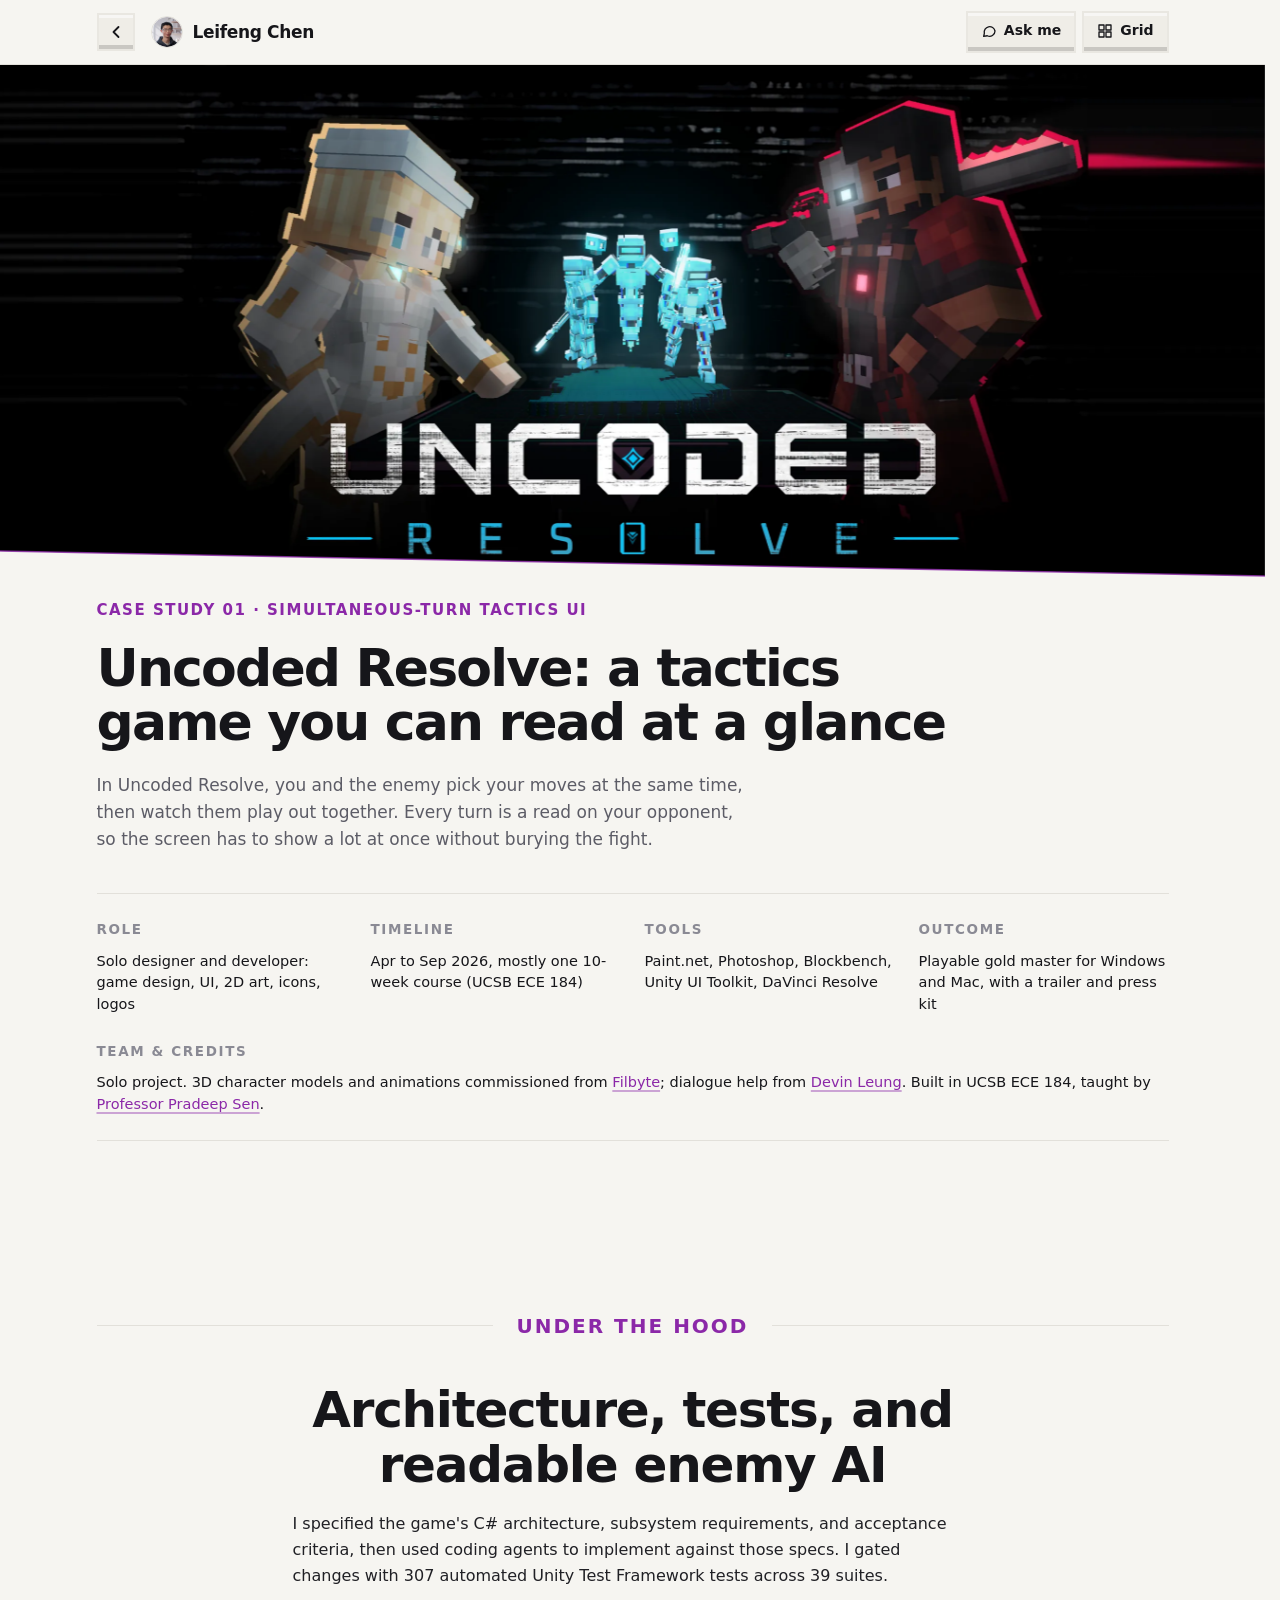
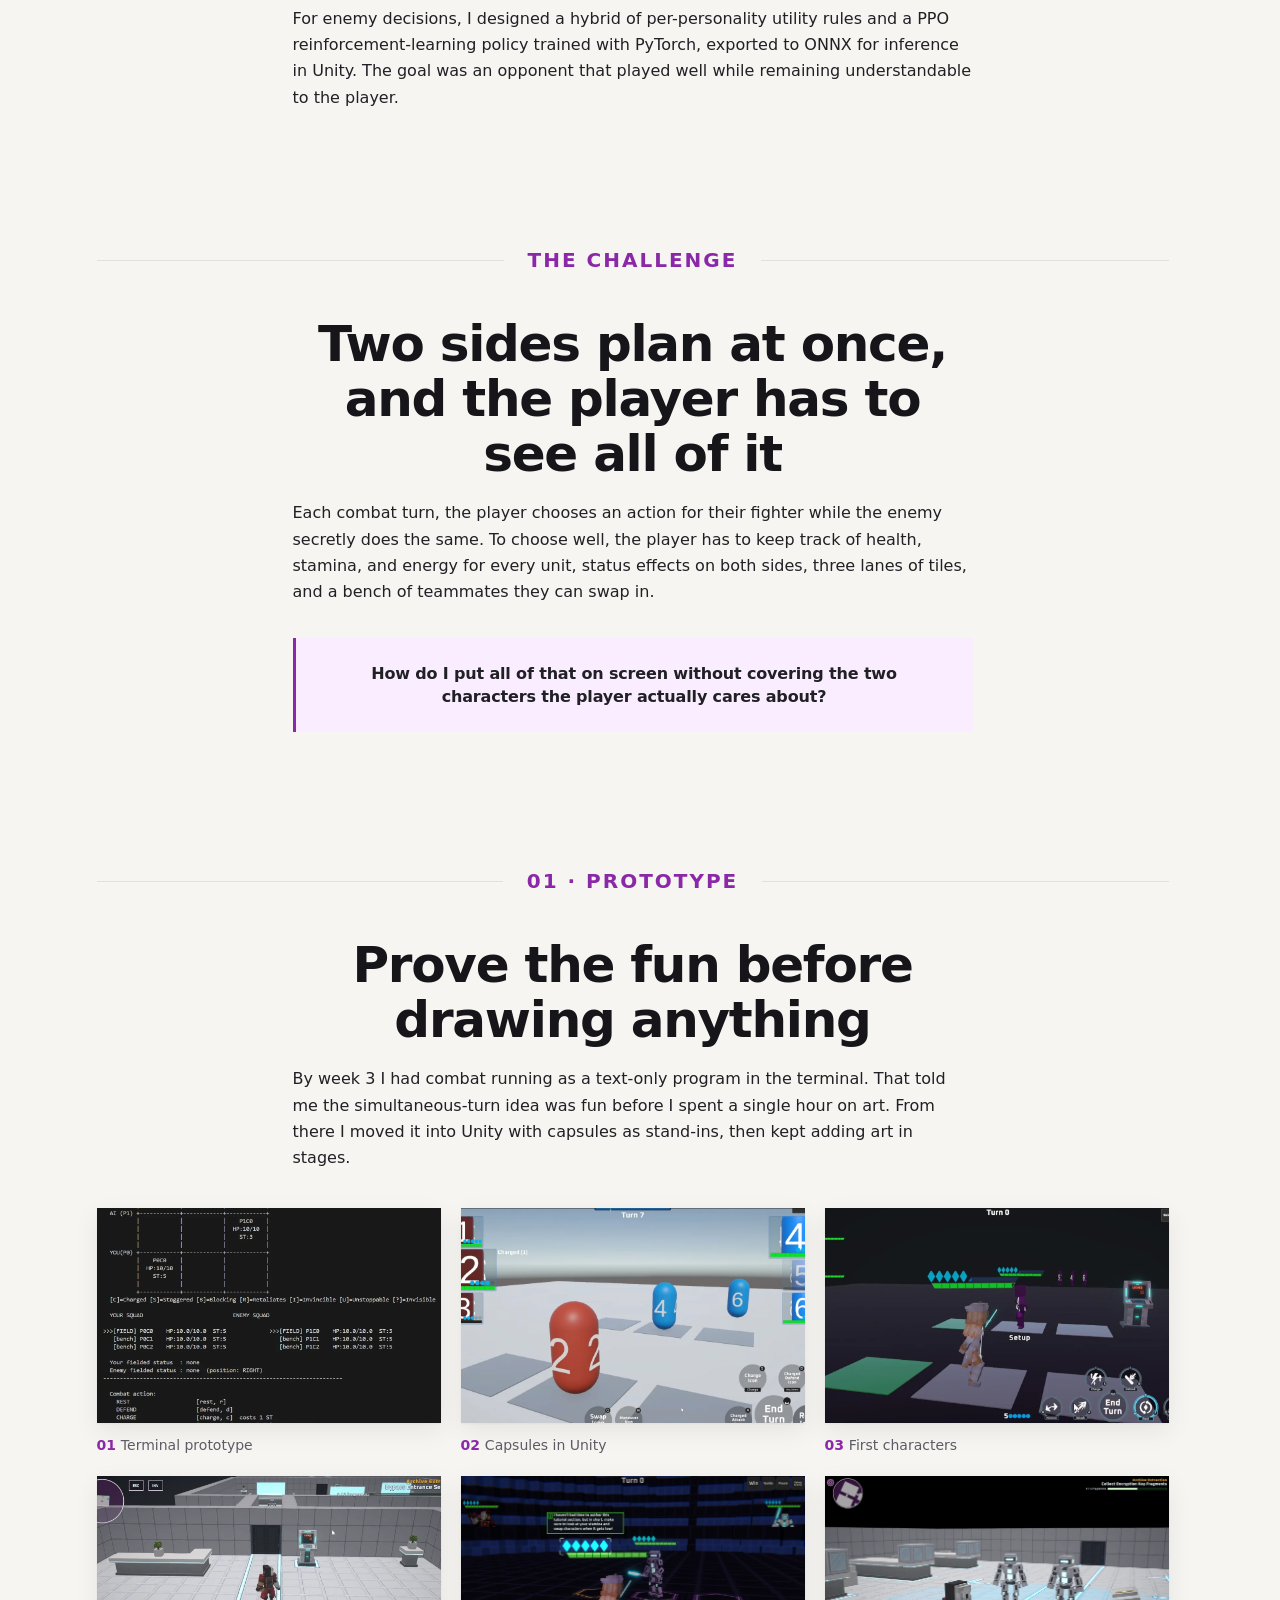
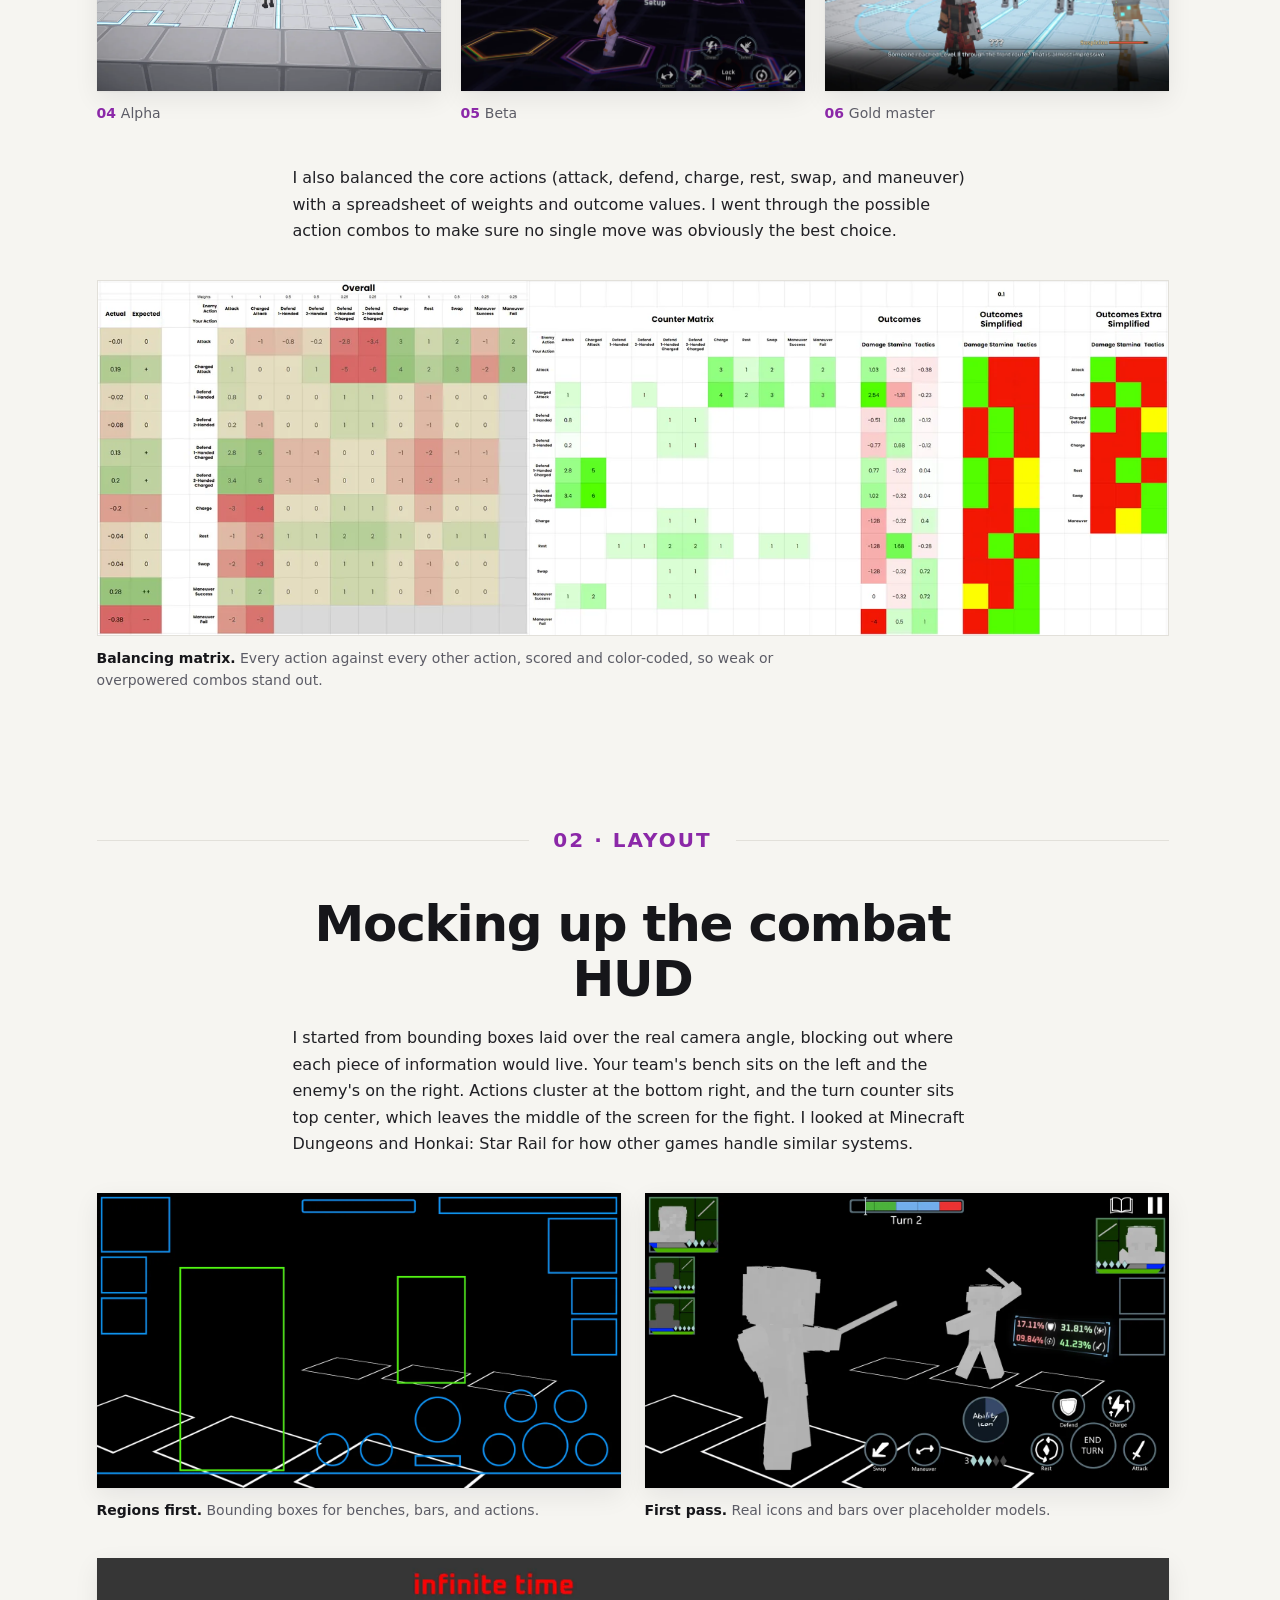
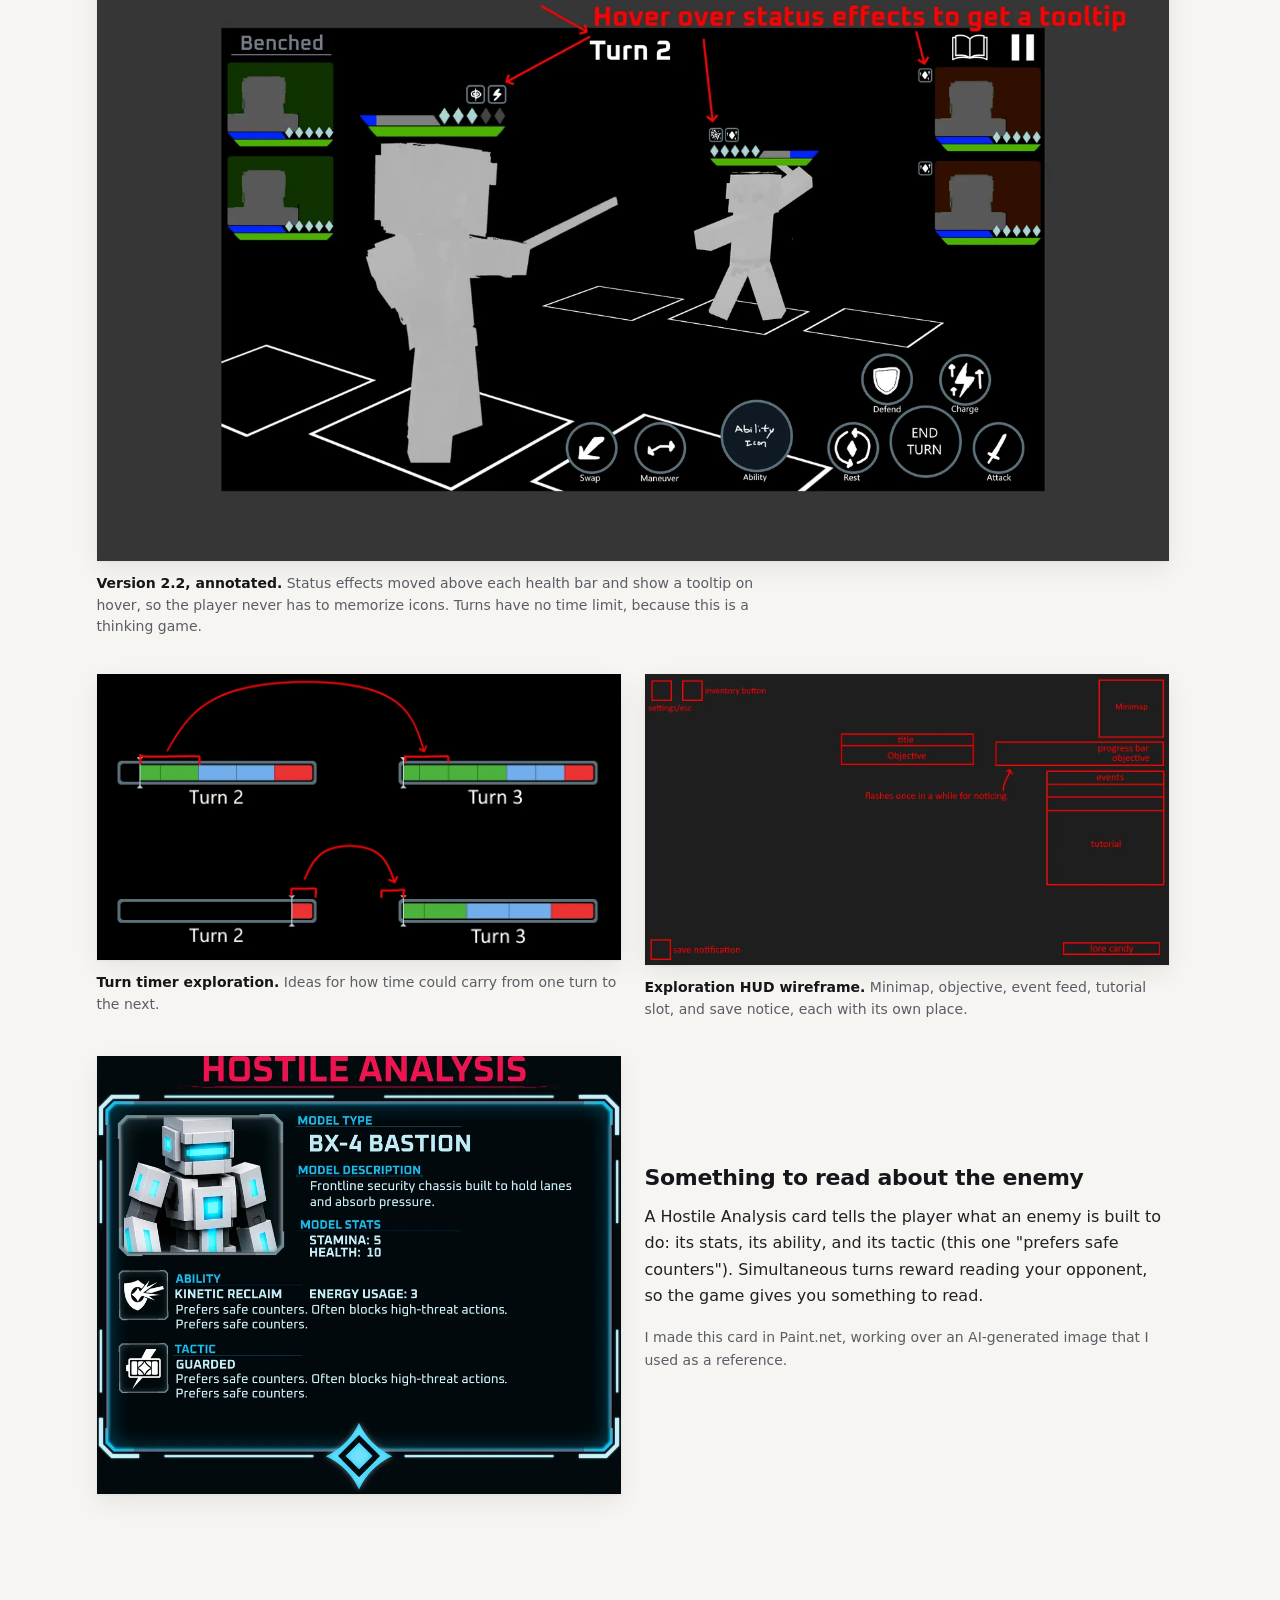
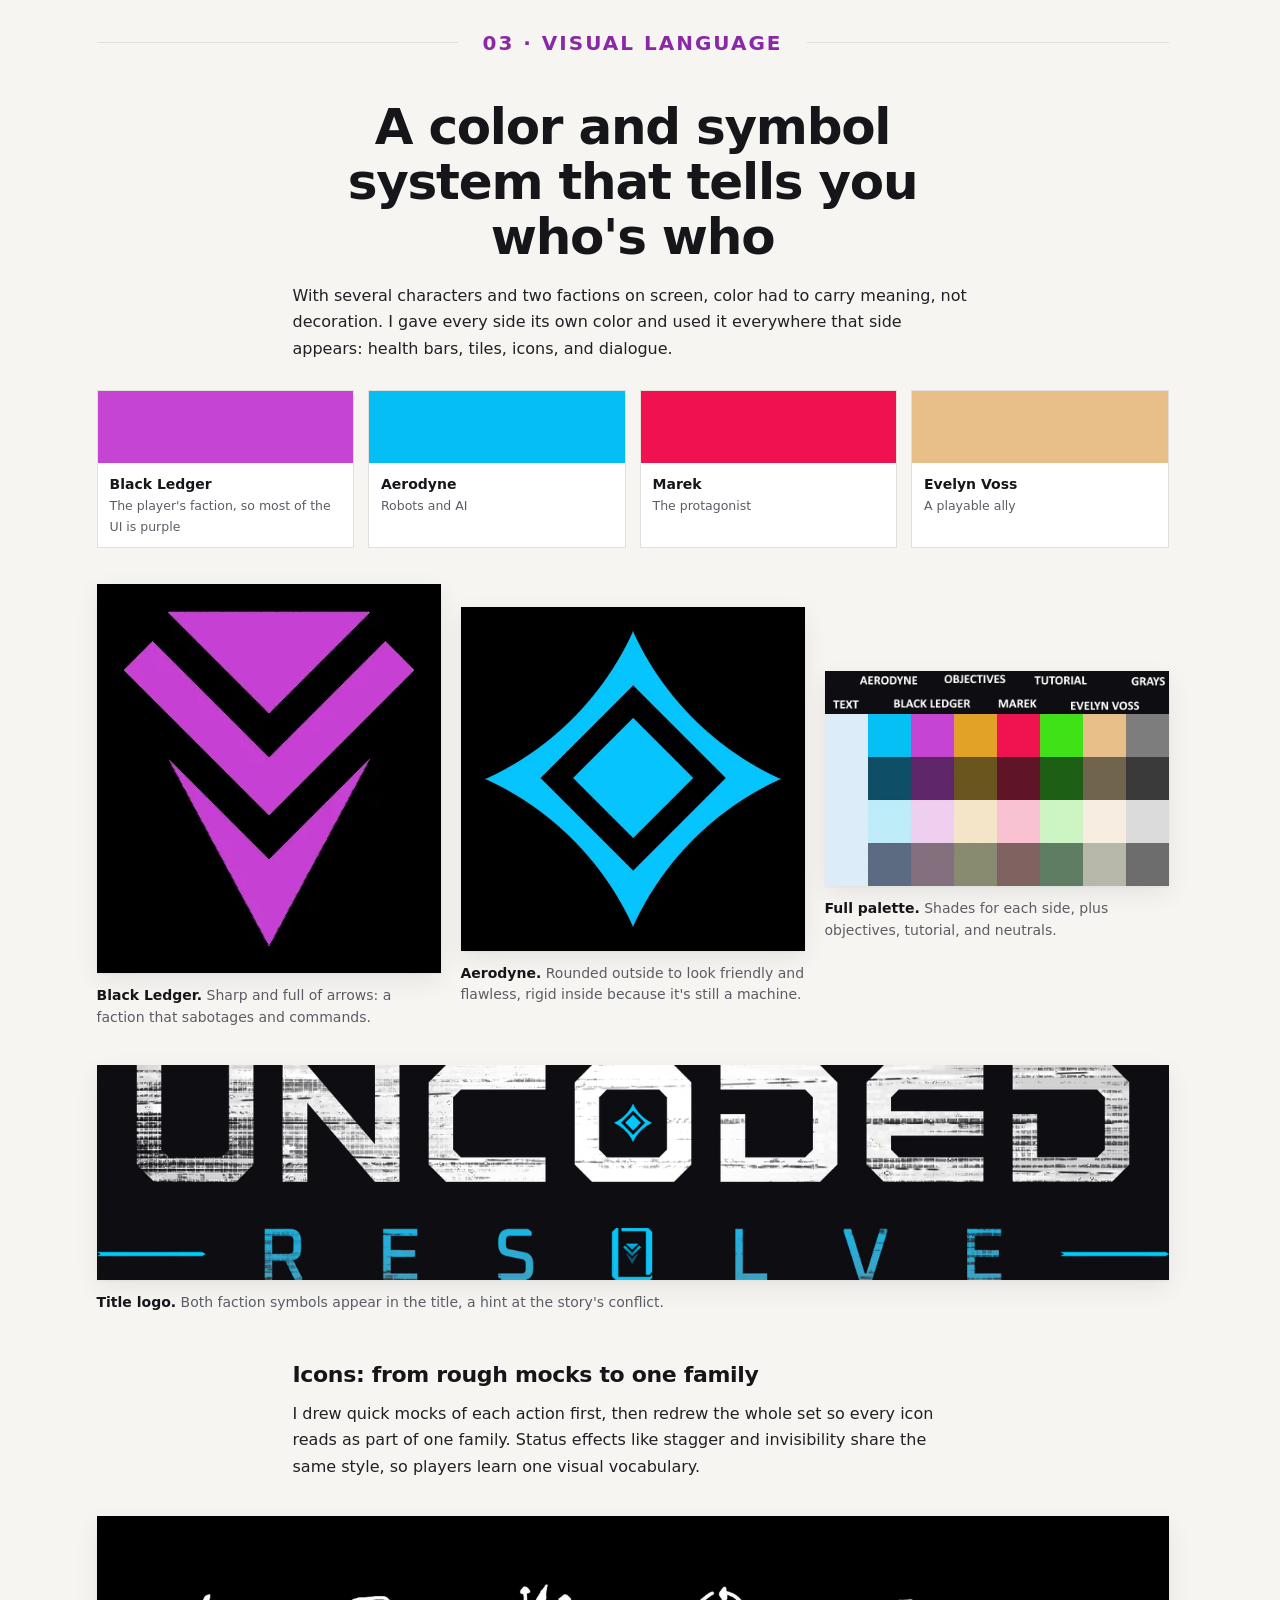
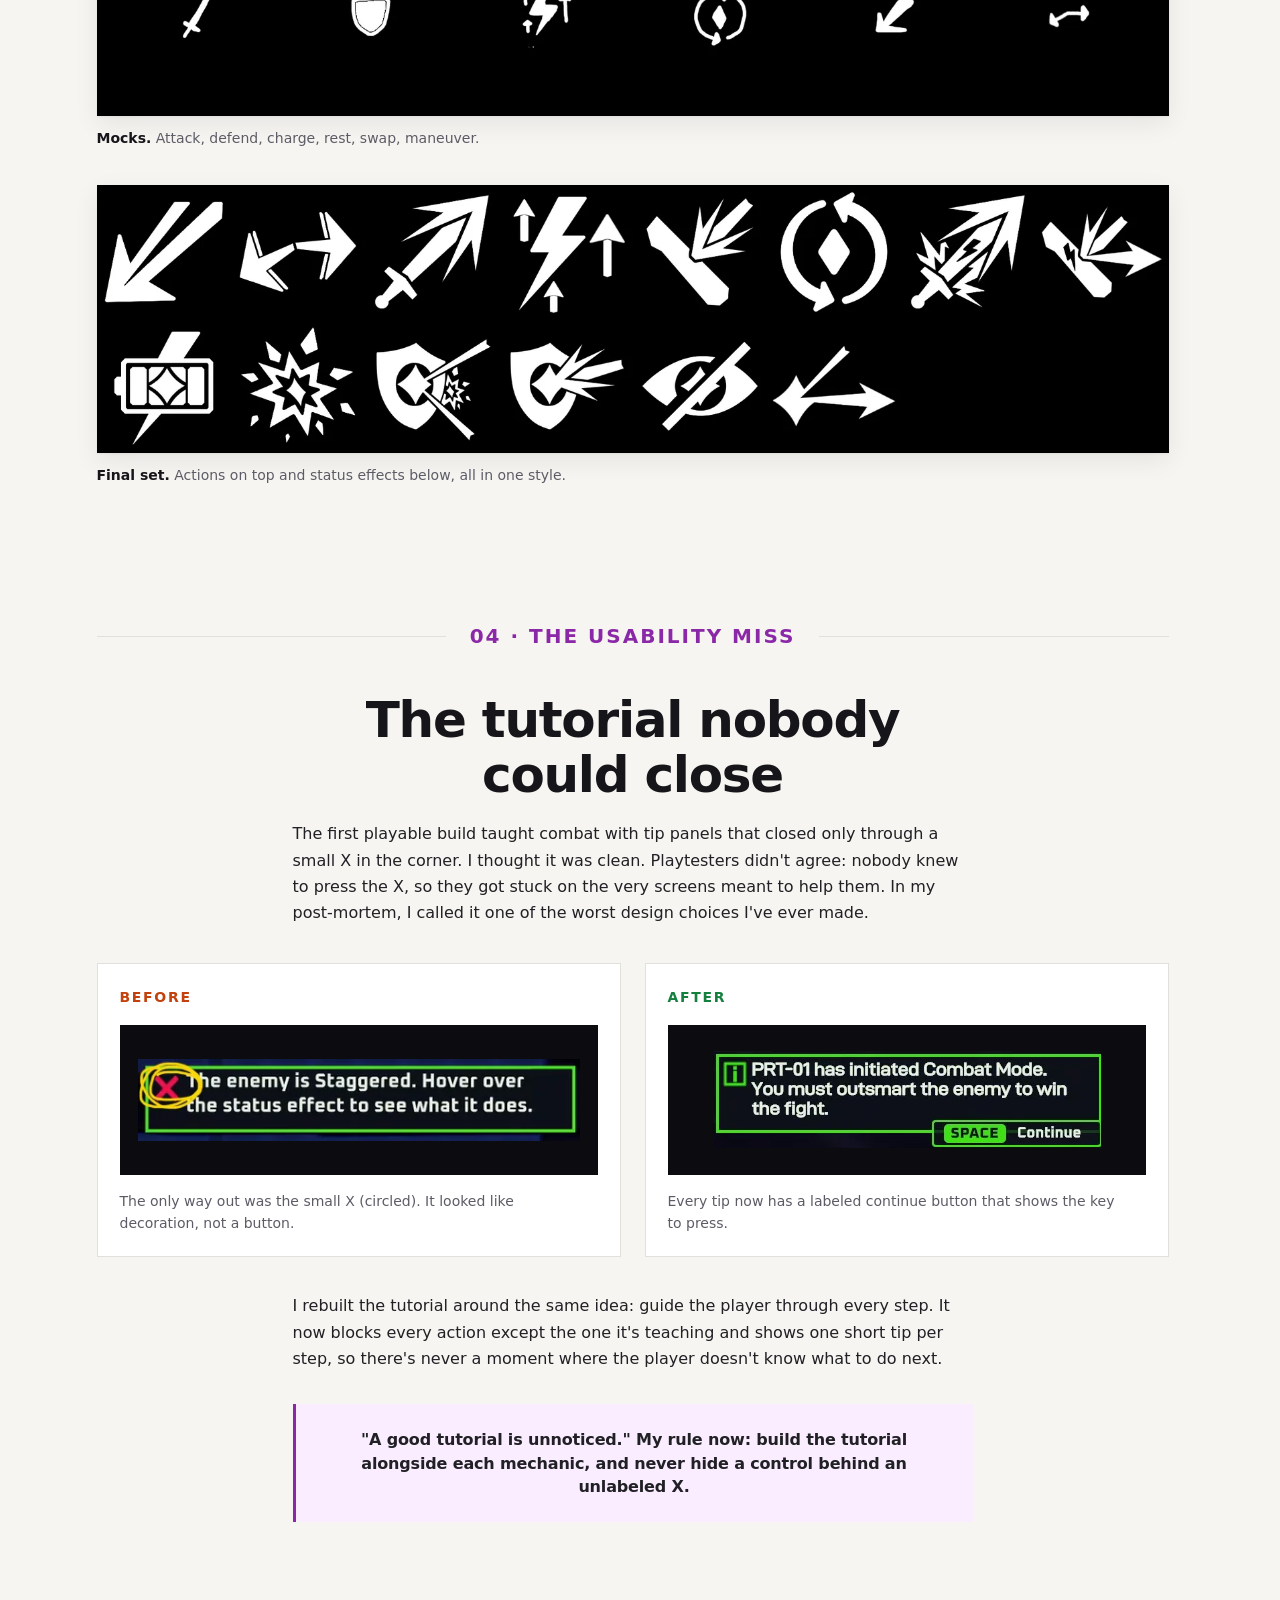
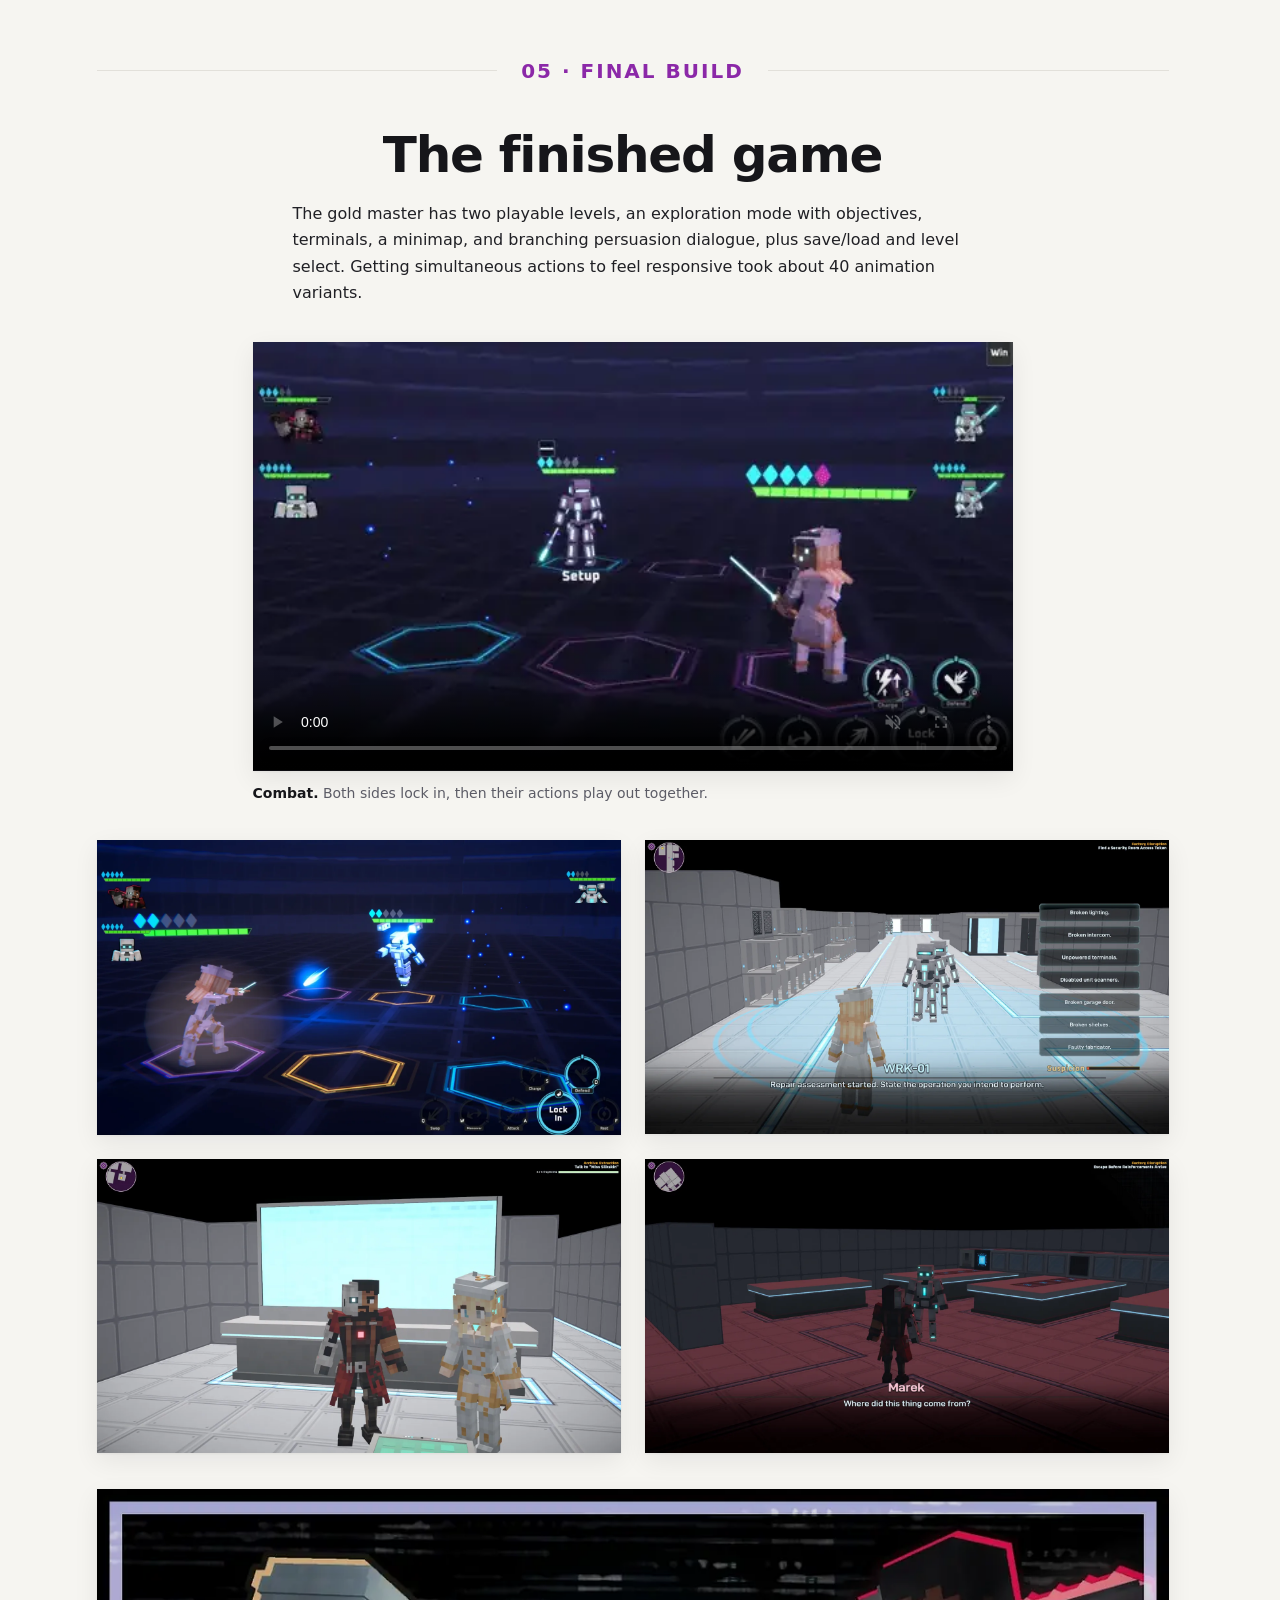
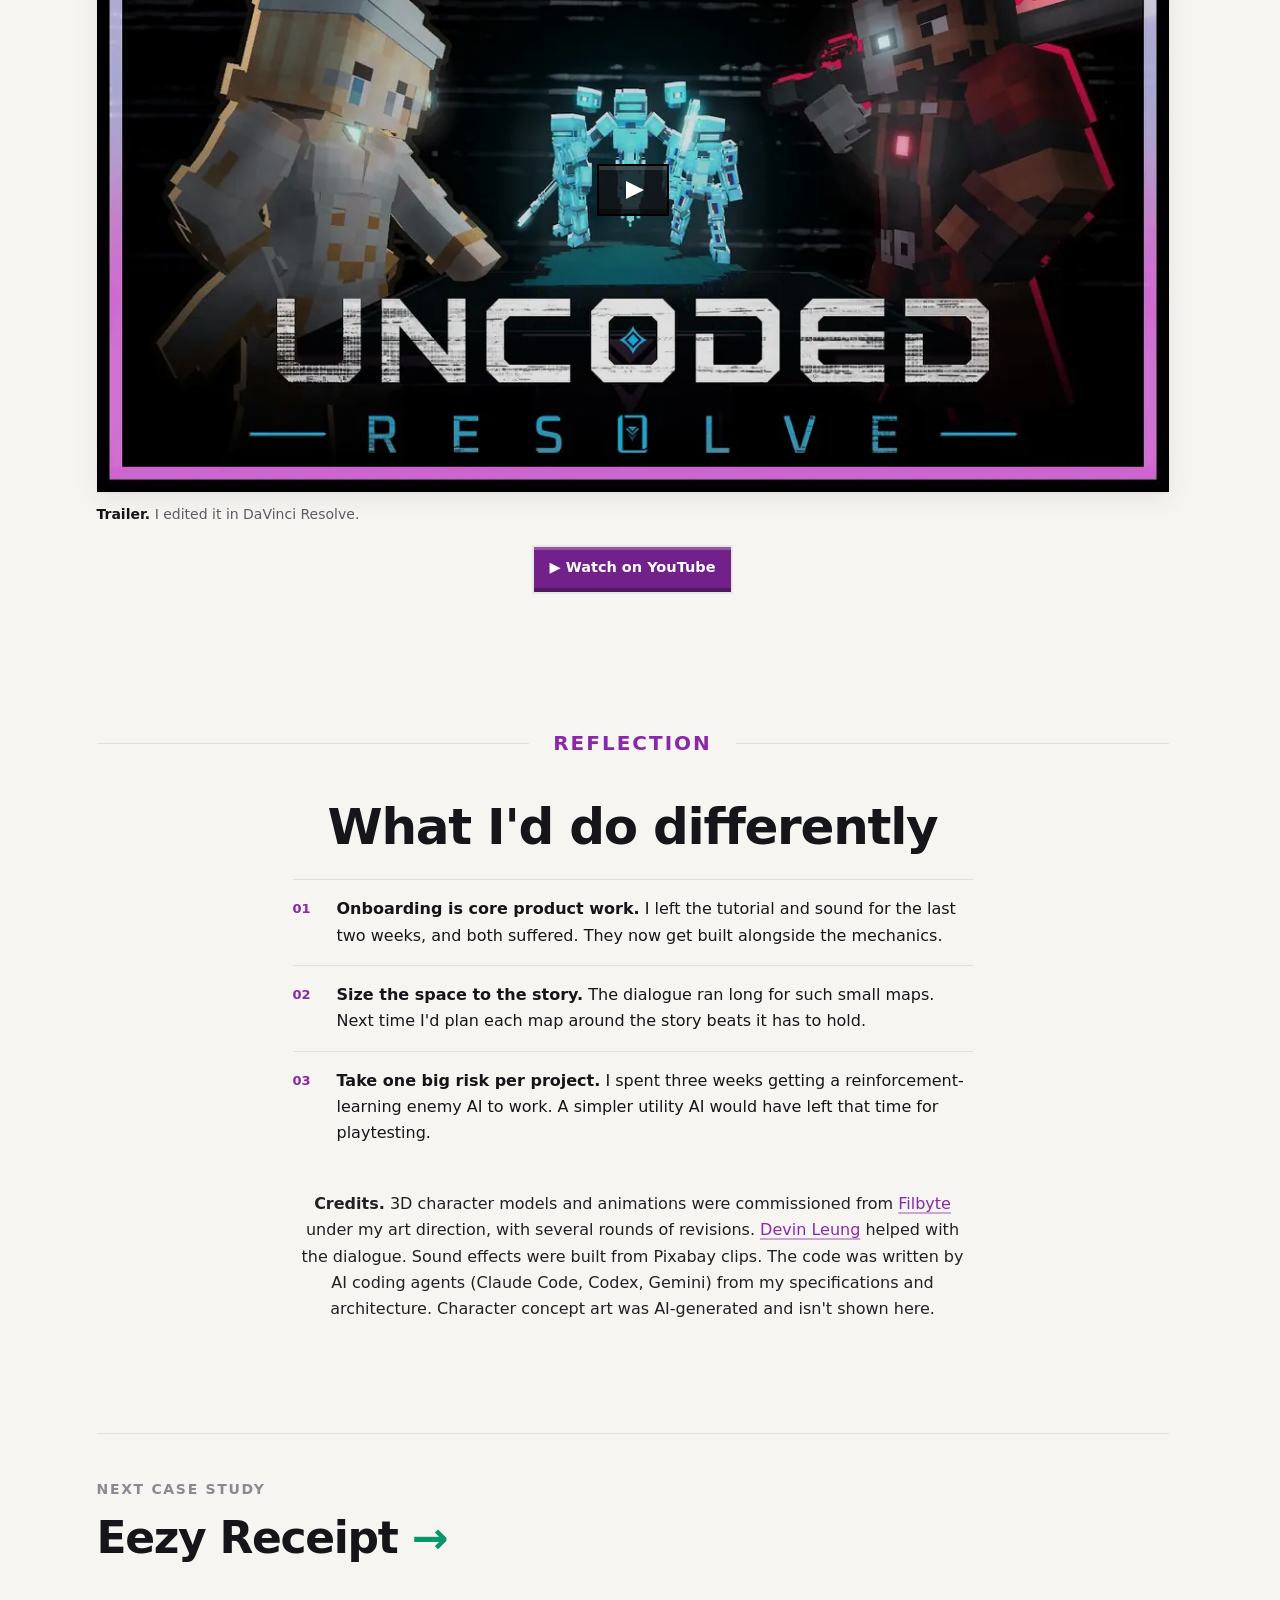
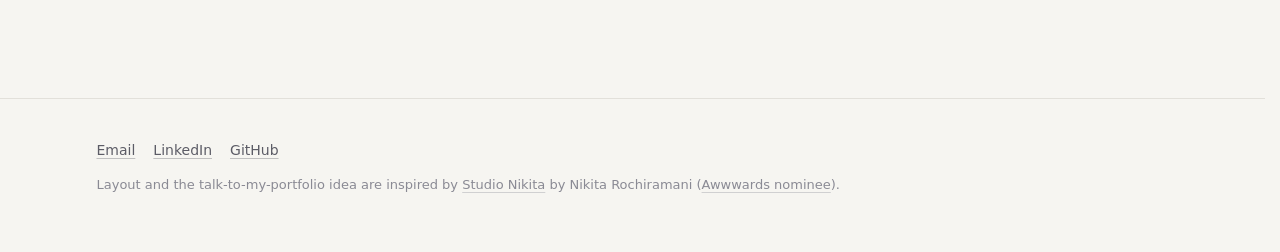
<file: uncoded-resolve.html>
<!doctype html>
<html lang="en">
<head>
  <meta charset="utf-8">
  <meta name="color-scheme" content="light dark">
  <!-- Match the page canvas before external CSS arrives, including during navigation. -->
  <style>
    html { background: #f6f5f1; }
    @media (prefers-color-scheme: dark) { html { background: #0d0d10; } }
  </style>
  <meta name="viewport" content="width=device-width, initial-scale=1">
  <title>Uncoded Resolve · Leifeng Chen</title>
  <meta name="description" content="Case study: designing the HUD, icons, color system, and tutorial for Uncoded Resolve, a simultaneous-turn tactics game.">
  <meta property="og:image" content="assets/img/ur/cover.webp">
  <link rel="icon" type="image/webp" href="assets/img/me.webp?v=20260925c">
  <link rel="shortcut icon" type="image/webp" href="assets/img/me.webp?v=20260925c">
  <link rel="apple-touch-icon" href="assets/img/me.webp?v=20260925c">
  <link rel="stylesheet" href="assets/style.css?v=20260929s">
  <!-- Pages slide into each other in site order (style.css, "Page slides") -->
  <style>@media (prefers-reduced-motion: no-preference) { @view-transition { navigation: auto; } }</style>
  <!-- Hold the first frame until #page-end (after the scripts) is parsed, so the slide starts from the finished page -->
  <link rel="expect" href="#page-end" blocking="render">
</head>
<body class="theme-ur">
<a class="skip" href="#main">Skip to content</a>
<header class="site-header">
  <div class="wrap">
    <a class="back-btn" href="./" data-back aria-label="Back" title="Back"><svg viewBox="0 0 24 24" fill="none" stroke="currentColor" stroke-width="2.2" stroke-linecap="round" stroke-linejoin="round" aria-hidden="true"><path d="M15 18l-6-6 6-6"/></svg></a>
    <a class="brand" href="./"><img class="mark" src="assets/img/me.webp?v=20260925c" alt="Leifeng Chen" width="32" height="32">Leifeng Chen</a>
    <nav class="view-toggle" aria-label="Switch view">
      <a href="./"><svg viewBox="0 0 24 24" fill="none" stroke="currentColor" stroke-width="2" stroke-linecap="round" stroke-linejoin="round" aria-hidden="true"><path d="M21 12a8 8 0 0 1-11.6 7.1L4 20l1-4.6A8 8 0 1 1 21 12z"/></svg><span>Ask me</span></a>
      <a href="work.html"><svg viewBox="0 0 24 24" fill="none" stroke="currentColor" stroke-width="2" stroke-linejoin="round" aria-hidden="true"><rect x="3" y="3" width="7.5" height="7.5" rx="0"/><rect x="13.5" y="3" width="7.5" height="7.5" rx="0"/><rect x="3" y="13.5" width="7.5" height="7.5" rx="0"/><rect x="13.5" y="13.5" width="7.5" height="7.5" rx="0"/></svg><span>Grid</span></a>
    </nav>
  </div>
</header>

<div class="cs-banner full-art"><img src="assets/img/ur/banner-wide.webp" alt="Uncoded Resolve key art: the game's title logo over a cyberpunk scene" fetchpriority="high" width="4320" height="1080"><svg class="cs-slant" viewBox="0 0 1440 100" preserveAspectRatio="none" aria-hidden="true" focusable="false"><path class="cut" d="M0 58L1440 97V100H0Z"/><path class="line" d="M0 58L1440 97"/></svg></div>

<main id="main" class="wrap">
  <section class="cs-hero" id="tools">
    <p class="eyebrow">Case study 01 · Simultaneous-Turn Tactics UI</p>
    <h1 class="h1">Uncoded Resolve: a tactics game you can read at a glance</h1>
    <p class="lede">In Uncoded Resolve, you and the enemy pick your moves at the same time, then watch them play out together. Every turn is a read on your opponent, so the screen has to show a lot at once without burying the fight.</p>
    <dl class="meta">
      <div><dt>Role</dt><dd>Solo designer and developer: game design, UI, 2D art, icons, logos</dd></div>
      <div><dt>Timeline</dt><dd>Apr to Sep 2026, mostly one 10-week course (UCSB ECE 184)</dd></div>
      <div><dt>Tools</dt><dd>Paint.net, Photoshop, Blockbench, Unity UI Toolkit, DaVinci Resolve</dd></div>
      <div><dt>Outcome</dt><dd>Playable gold master for Windows and Mac, with a trailer and press kit</dd></div>
      <div class="meta-wide"><dt>Team &amp; credits</dt><dd>Solo project. 3D character models and animations commissioned from <a href="https://www.fiverr.com/seanencabo" target="_blank" rel="noopener noreferrer">Filbyte</a>; dialogue help from <a href="https://www.linkedin.com/in/devin-leung-a19a4823a/" target="_blank" rel="noopener noreferrer">Devin Leung</a>. Built in UCSB ECE 184, taught by <a href="https://www.linkedin.com/in/pradeep-sen-2aa1b0109" target="_blank" rel="noopener noreferrer">Professor Pradeep Sen</a>.</dd></div>
    </dl>
  </section>

  <section class="cs-section" id="engineering">
    <div class="prose">
      <span class="num">Under the hood</span>
      <h2 class="h2">Architecture, tests, and readable enemy AI</h2>
      <p>I specified the game's C# architecture, subsystem requirements, and acceptance criteria, then used coding agents to implement against those specs. I gated changes with 307 automated Unity Test Framework tests across 39 suites.</p>
      <p>For enemy decisions, I designed a hybrid of per-personality utility rules and a PPO reinforcement-learning policy trained with PyTorch, exported to ONNX for inference in Unity. The goal was an opponent that played well while remaining understandable to the player.</p>
    </div>
  </section>

  <section class="cs-section">
    <div class="prose">
      <span class="num">The challenge</span>
      <h2 class="h2">Two sides plan at once, and the player has to see all of it</h2>
      <p>Each combat turn, the player chooses an action for their fighter while the enemy secretly does the same. To choose well, the player has to keep track of health, stamina, and energy for every unit, status effects on both sides, three lanes of tiles, and a bench of teammates they can swap in.</p>
    </div>
    <p class="problem">How do I put all of that on screen without covering the two characters the player actually cares about?</p>
  </section>

  <section class="cs-section">
    <div class="prose">
      <span class="num">01 · Prototype</span>
      <h2 class="h2" id="prototype">Prove the fun before drawing anything</h2>
      <p>By week 3 I had combat running as a text-only program in the terminal. That told me the simultaneous-turn idea was fun before I spent a single hour on art. From there I moved it into Unity with capsules as stand-ins, then kept adding art in stages.</p>
    </div>
    <div class="steps">
      <figure><img src="assets/img/ur/stage-poc-0.webp" alt="Terminal prototype: an ASCII grid of three lanes with health and stamina values" loading="lazy" width="1138" height="967"><figcaption>Terminal prototype</figcaption></figure>
      <figure><img src="assets/img/ur/stage-poc-1.webp" alt="Unity prototype with numbered capsules standing in for characters" loading="lazy" width="1147" height="646"><figcaption>Capsules in Unity</figcaption></figure>
      <figure><img src="assets/img/ur/stage-proto-2.webp" alt="First voxel characters on the combat grid with early action buttons" loading="lazy" width="1233" height="693"><figcaption>First characters</figcaption></figure>
      <figure><img src="assets/img/ur/stage-alpha.webp" alt="Alpha build exploration view in a white facility" loading="lazy" width="1400" height="786"><figcaption>Alpha</figcaption></figure>
      <figure><img src="assets/img/ur/stage-beta.webp" alt="Beta combat with neon hexagon tiles and a tutorial panel" loading="lazy" width="1400" height="874"><figcaption>Beta</figcaption></figure>
      <figure><img src="assets/img/ur/stage-gold-master.webp" alt="Gold master exploration scene with party and dialogue" loading="lazy" width="1400" height="874"><figcaption>Gold master</figcaption></figure>
    </div>
    <div class="prose" style="margin-top:40px">
      <p>I also balanced the core actions (attack, defend, charge, rest, swap, and maneuver) with a spreadsheet of weights and outcome values. I went through the possible action combos to make sure no single move was obviously the best choice.</p>
    </div>
    <figure class="fig plain"><img src="assets/img/ur/balancing-matrix.webp" alt="Balancing spreadsheet: a counter matrix of action pairs color-coded from red to green" loading="lazy" width="1600" height="529"><figcaption><b>Balancing matrix.</b> Every action against every other action, scored and color-coded, so weak or overpowered combos stand out.</figcaption></figure>
  </section>

  <section class="cs-section" id="layout">
    <div class="prose">
      <span class="num">02 · Layout</span>
      <h2 class="h2">Mocking up the combat HUD</h2>
      <p>I started from bounding boxes laid over the real camera angle, blocking out where each piece of information would live. Your team's bench sits on the left and the enemy's on the right. Actions cluster at the bottom right, and the turn counter sits top center, which leaves the middle of the screen for the fight. I looked at Minecraft Dungeons and Honkai: Star Rail for how other games handle similar systems.</p>
    </div>
    <div class="grid-2">
      <figure class="fig dark"><img src="assets/img/ur/hud-boxes.webp" alt="Wireframe of HUD regions as colored bounding boxes over the combat camera" loading="lazy" width="1400" height="788"><figcaption><b>Regions first.</b> Bounding boxes for benches, bars, and actions.</figcaption></figure>
      <figure class="fig dark"><img src="assets/img/ur/hud-v1.webp" alt="First HUD mockup with gray placeholder characters, turn bar, and round action buttons" loading="lazy" width="1400" height="788"><figcaption><b>First pass.</b> Real icons and bars over placeholder models.</figcaption></figure>
    </div>
    <figure class="fig dark"><img src="assets/img/ur/hud-v2-annotated.webp" alt="Annotated HUD mockup: notes say turns have infinite time and status effects show a tooltip on hover" loading="lazy" width="1600" height="900"><figcaption><b>Version 2.2, annotated.</b> Status effects moved above each health bar and show a tooltip on hover, so the player never has to memorize icons. Turns have no time limit, because this is a thinking game.</figcaption></figure>
    <div class="grid-2">
      <figure class="fig dark"><img src="assets/img/ur/timer-mockup.webp" alt="Mockup of a turn timer bar carrying between Turn 2 and Turn 3" loading="lazy" width="1100" height="600"><figcaption><b>Turn timer exploration.</b> Ideas for how time could carry from one turn to the next.</figcaption></figure>
      <figure class="fig dark"><img src="assets/img/ur/exploration-wireframe.webp" alt="Wireframe of the exploration HUD with regions for minimap, objective, events, and tutorial" loading="lazy" width="1243" height="690"><figcaption><b>Exploration HUD wireframe.</b> Minimap, objective, event feed, tutorial slot, and save notice, each with its own place.</figcaption></figure>
    </div>
    <div class="grid-2" style="align-items:center">
      <figure class="fig dark"><img src="assets/img/ur/enemy-preview.webp" alt="Hostile Analysis card for enemy BX-4 Bastion listing its stats, ability, and tactic" loading="lazy" width="1000" height="835"></figure>
      <div class="prose">
        <h3 class="h3" style="margin-bottom:12px">Something to read about the enemy</h3>
        <p>A Hostile Analysis card tells the player what an enemy is built to do: its stats, its ability, and its tactic (this one "prefers safe counters"). Simultaneous turns reward reading your opponent, so the game gives you something to read.</p>
        <p style="font-size:14px;color:var(--muted)">I made this card in Paint.net, working over an AI-generated image that I used as a reference.</p>
      </div>
    </div>
  </section>

  <section class="cs-section">
    <div class="prose">
      <span class="num">03 · Visual language</span>
      <h2 class="h2">A color and symbol system that tells you who's who</h2>
      <p>With several characters and two factions on screen, color had to carry meaning, not decoration. I gave every side its own color and used it everywhere that side appears: health bars, tiles, icons, and dialogue.</p>
    </div>
    <div class="swatches">
      <div class="swatch"><i style="background:#c644d2"></i><span>Black Ledger<small>The player's faction, so most of the UI is purple</small></span></div>
      <div class="swatch"><i style="background:#05bff4"></i><span>Aerodyne<small>Robots and AI</small></span></div>
      <div class="swatch"><i style="background:#f01250"></i><span>Marek<small>The protagonist</small></span></div>
      <div class="swatch"><i style="background:#e8bf89"></i><span>Evelyn Voss<small>A playable ally</small></span></div>
    </div>
    <div class="grid-3" style="align-items:center">
      <figure class="fig dark"><img src="assets/img/ur/symbol-black-ledger.webp" alt="Black Ledger symbol: two sharp purple chevrons pointing down" loading="lazy" width="368" height="416"><figcaption><b>Black Ledger.</b> Sharp and full of arrows: a faction that sabotages and commands.</figcaption></figure>
      <figure class="fig dark"><img src="assets/img/ur/symbol-aerodyne.webp" alt="Aerodyne symbol: a cyan four-pointed star with a rigid diamond inside" loading="lazy" width="600" height="600"><figcaption><b>Aerodyne.</b> Rounded outside to look friendly and flawless, rigid inside because it's still a machine.</figcaption></figure>
      <figure class="fig dark"><img src="assets/img/ur/palette.webp" alt="Full color palette with shades for each faction, character, objectives, tutorial, and grays" loading="lazy" width="800" height="500"><figcaption><b>Full palette.</b> Shades for each side, plus objectives, tutorial, and neutrals.</figcaption></figure>
    </div>
    <figure class="fig dark"><img src="assets/img/ur/title-logo.webp" alt="Uncoded Resolve title logo, with the Aerodyne mark in the O" loading="lazy" width="1400" height="281"><figcaption><b>Title logo.</b> Both faction symbols appear in the title, a hint at the story's conflict.</figcaption></figure>
    <div class="prose" style="margin-top:48px">
      <h3 class="h3" style="margin-bottom:12px">Icons: from rough mocks to one family</h3>
      <p>I drew quick mocks of each action first, then redrew the whole set so every icon reads as part of one family. Status effects like stagger and invisibility share the same style, so players learn one visual vocabulary.</p>
    </div>
    <figure class="fig dark"><img src="assets/img/ur/icon-mocks.webp" alt="Rough first icon mocks: attack, defend, charge, rest, swap, maneuver" loading="lazy" width="1600" height="298"><figcaption><b>Mocks.</b> Attack, defend, charge, rest, swap, maneuver.</figcaption></figure>
    <figure class="fig dark"><img src="assets/img/ur/icons-final.webp" alt="Final icon set: actions on the top row and status effects on the bottom row" loading="lazy" width="1600" height="400"><figcaption><b>Final set.</b> Actions on top and status effects below, all in one style.</figcaption></figure>
  </section>

  <section class="cs-section" id="tutorial">
    <div class="prose">
      <span class="num">04 · The usability miss</span>
      <h2 class="h2">The tutorial nobody could close</h2>
      <p>The first playable build taught combat with tip panels that closed only through a small X in the corner. I thought it was clean. Playtesters didn't agree: nobody knew to press the X, so they got stuck on the very screens meant to help them. In my post-mortem, I called it one of the worst design choices I've ever made.</p>
    </div>
    <div class="compare">
      <figure class="before">
        <span class="label">Before</span>
        <div class="shot"><img src="assets/img/ur/tutorial-before.webp" alt="Tutorial tip reading 'The enemy is Staggered. Hover over the status to see what it does', with a small red X circled in the corner" loading="lazy" width="466" height="87"></div>
        <figcaption>The only way out was the small X (circled). It looked like decoration, not a button.</figcaption>
      </figure>
      <figure class="after">
        <span class="label">After</span>
        <div class="shot"><img src="assets/img/ur/tutorial-after.webp" alt="Tutorial tip with a labeled 'SPACE Continue' button in the corner" loading="lazy" width="388" height="97"></div>
        <figcaption>Every tip now has a labeled continue button that shows the key to press.</figcaption>
      </figure>
    </div>
    <div class="prose" style="margin-top:36px">
      <p>I rebuilt the tutorial around the same idea: guide the player through every step. It now blocks every action except the one it's teaching and shows one short tip per step, so there's never a moment where the player doesn't know what to do next.</p>
    </div>
    <p class="problem">"A good tutorial is unnoticed." My rule now: build the tutorial alongside each mechanic, and never hide a control behind an unlabeled X.</p>
  </section>

  <section class="cs-section">
    <div class="prose">
      <span class="num">05 · Final build</span>
      <h2 class="h2" id="finished-game">The finished game</h2>
      <p>The gold master has two playable levels, an exploration mode with objectives, terminals, a minimap, and branching persuasion dialogue, plus save/load and level select. Getting simultaneous actions to feel responsive took about 40 animation variants.</p>
    </div>
    <figure class="fig dark narrow"><video class="loop-video" data-src="assets/img/ur/combat.mp4" poster="assets/img/ur/combat-poster.webp" width="568" height="320" muted loop playsinline preload="none" aria-label="Animated combat: characters lock in actions and resolve them together"></video><figcaption><b>Combat.</b> Both sides lock in, then their actions play out together.</figcaption></figure>
    <div class="grid-2">
      <figure class="fig dark"><img src="assets/img/ur/final-combat-6.webp" alt="Combat with a blue energy projectile crossing hexagon tiles" loading="lazy" width="1600" height="900"></figure>
      <figure class="fig dark"><img src="assets/img/ur/final-exploration-8.webp" alt="Exploration: a repair robot dialogue with a list of choices" loading="lazy" width="1600" height="896"></figure>
      <figure class="fig dark"><img src="assets/img/ur/final-exploration-9.webp" alt="Exploration: Marek and Evelyn Voss in front of a large screen" loading="lazy" width="1600" height="896"></figure>
      <figure class="fig dark"><img src="assets/img/ur/final-exploration-10.webp" alt="Exploration: Marek in a dark red room during dialogue" loading="lazy" width="1600" height="896"></figure>
    </div>
    <figure class="fig video"><div class="video-frame yt-lite" data-embed="https://www.youtube-nocookie.com/embed/35AqF1ij6UQ?rel=0" data-title="Uncoded Resolve trailer"><img src="assets/img/ur/poster-trailer.webp" alt="" loading="lazy" decoding="async" width="1120" height="630"><a class="yt-play" href="https://www.youtube.com/watch?v=35AqF1ij6UQ" aria-label="Play video: Uncoded Resolve trailer"><svg viewBox="0 0 68 48" aria-hidden="true"><rect width="68" height="48" rx="0"/><path d="M27 15l18 9-18 9z"/></svg></a></div><figcaption><b>Trailer.</b> I edited it in DaVinci Resolve.</figcaption></figure>
    <div class="link-chips"><a href="https://youtu.be/35AqF1ij6UQ" target="_blank" rel="noopener">▶ Watch on YouTube</a></div>
  </section>

  <section class="cs-section">
    <div class="prose">
      <span class="num">Reflection</span>
      <h2 class="h2">What I'd do differently</h2>
    </div>
    <ol class="lessons">
      <li><b>Onboarding is core product work.</b> I left the tutorial and sound for the last two weeks, and both suffered. They now get built alongside the mechanics.</li>
      <li><b>Size the space to the story.</b> The dialogue ran long for such small maps. Next time I'd plan each map around the story beats it has to hold.</li>
      <li><b>Take one big risk per project.</b> I spent three weeks getting a reinforcement-learning enemy AI to work. A simpler utility AI would have left that time for playtesting.</li>
    </ol>
    <p class="credits"><b>Credits.</b> 3D character models and animations were commissioned from <a href="https://www.fiverr.com/seanencabo" target="_blank" rel="noopener noreferrer">Filbyte</a> under my art direction, with several rounds of revisions. <a href="https://www.linkedin.com/in/devin-leung-a19a4823a/" target="_blank" rel="noopener noreferrer">Devin Leung</a> helped with the dialogue. Sound effects were built from Pixabay clips. The code was written by AI coding agents (Claude Code, Codex, Gemini) from my specifications and architecture. Character concept art was AI-generated and isn't shown here.</p>
  </section>

  <a class="next theme-ez" href="eezy-receipt.html"><small>Next case study</small><span>Eezy Receipt</span></a>
</main>

<footer class="site-footer">
  <div class="wrap">
    <span class="links"><a href="mailto:leifengchen123@gmail.com">Email</a><a href="https://www.linkedin.com/in/leifengchen" target="_blank" rel="noopener noreferrer">LinkedIn</a><a href="https://github.com/Redstoneweewee" target="_blank" rel="noopener noreferrer">GitHub</a></span>
    <span class="credit">Layout and the talk-to-my-portfolio idea are inspired by <a href="https://www.studio-nikita.com/" target="_blank" rel="noopener noreferrer">Studio Nikita</a> by Nikita Rochiramani (<a href="https://www.awwwards.com/sites/studio-nikita" target="_blank" rel="noopener noreferrer">Awwwards nominee</a>).</span>
  </div>
</footer>
<script src="assets/site.js?v=20260929g"></script>
<div id="page-end" hidden></div>
</body>
</html>
</file>
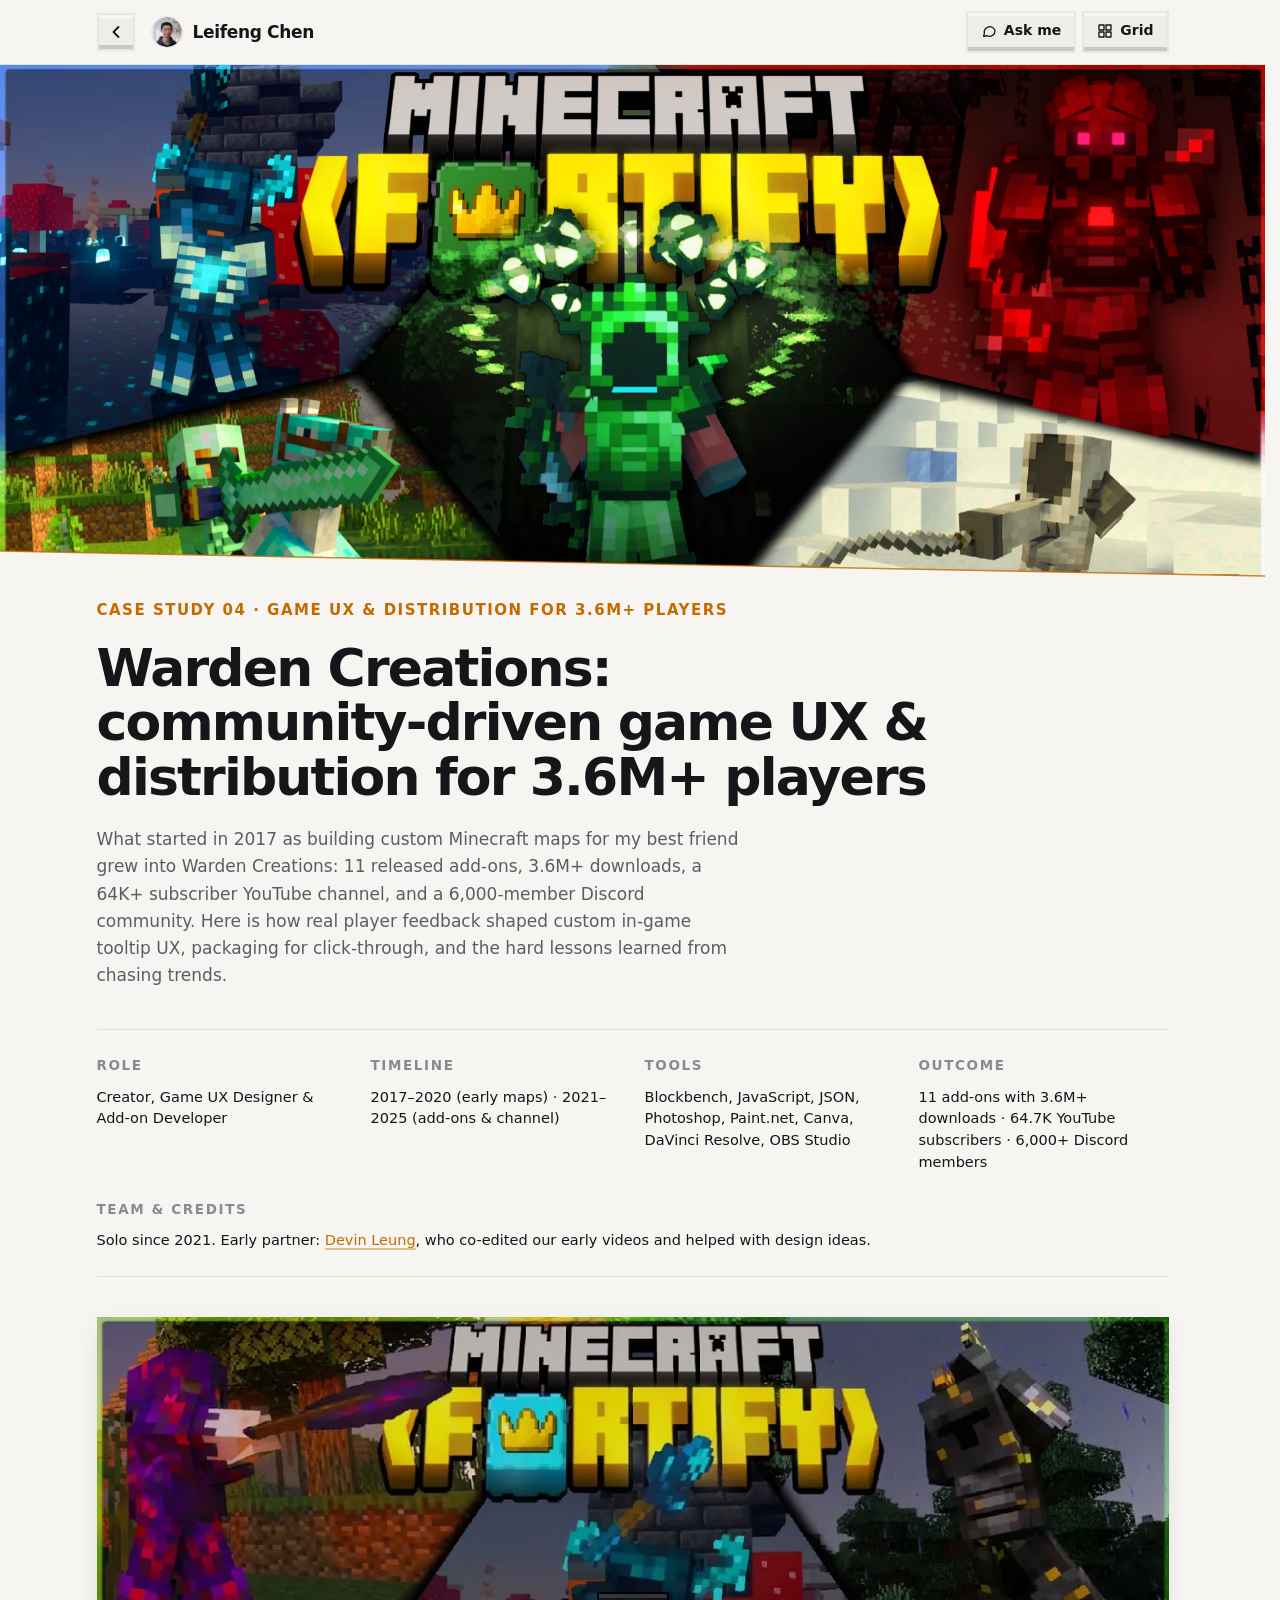
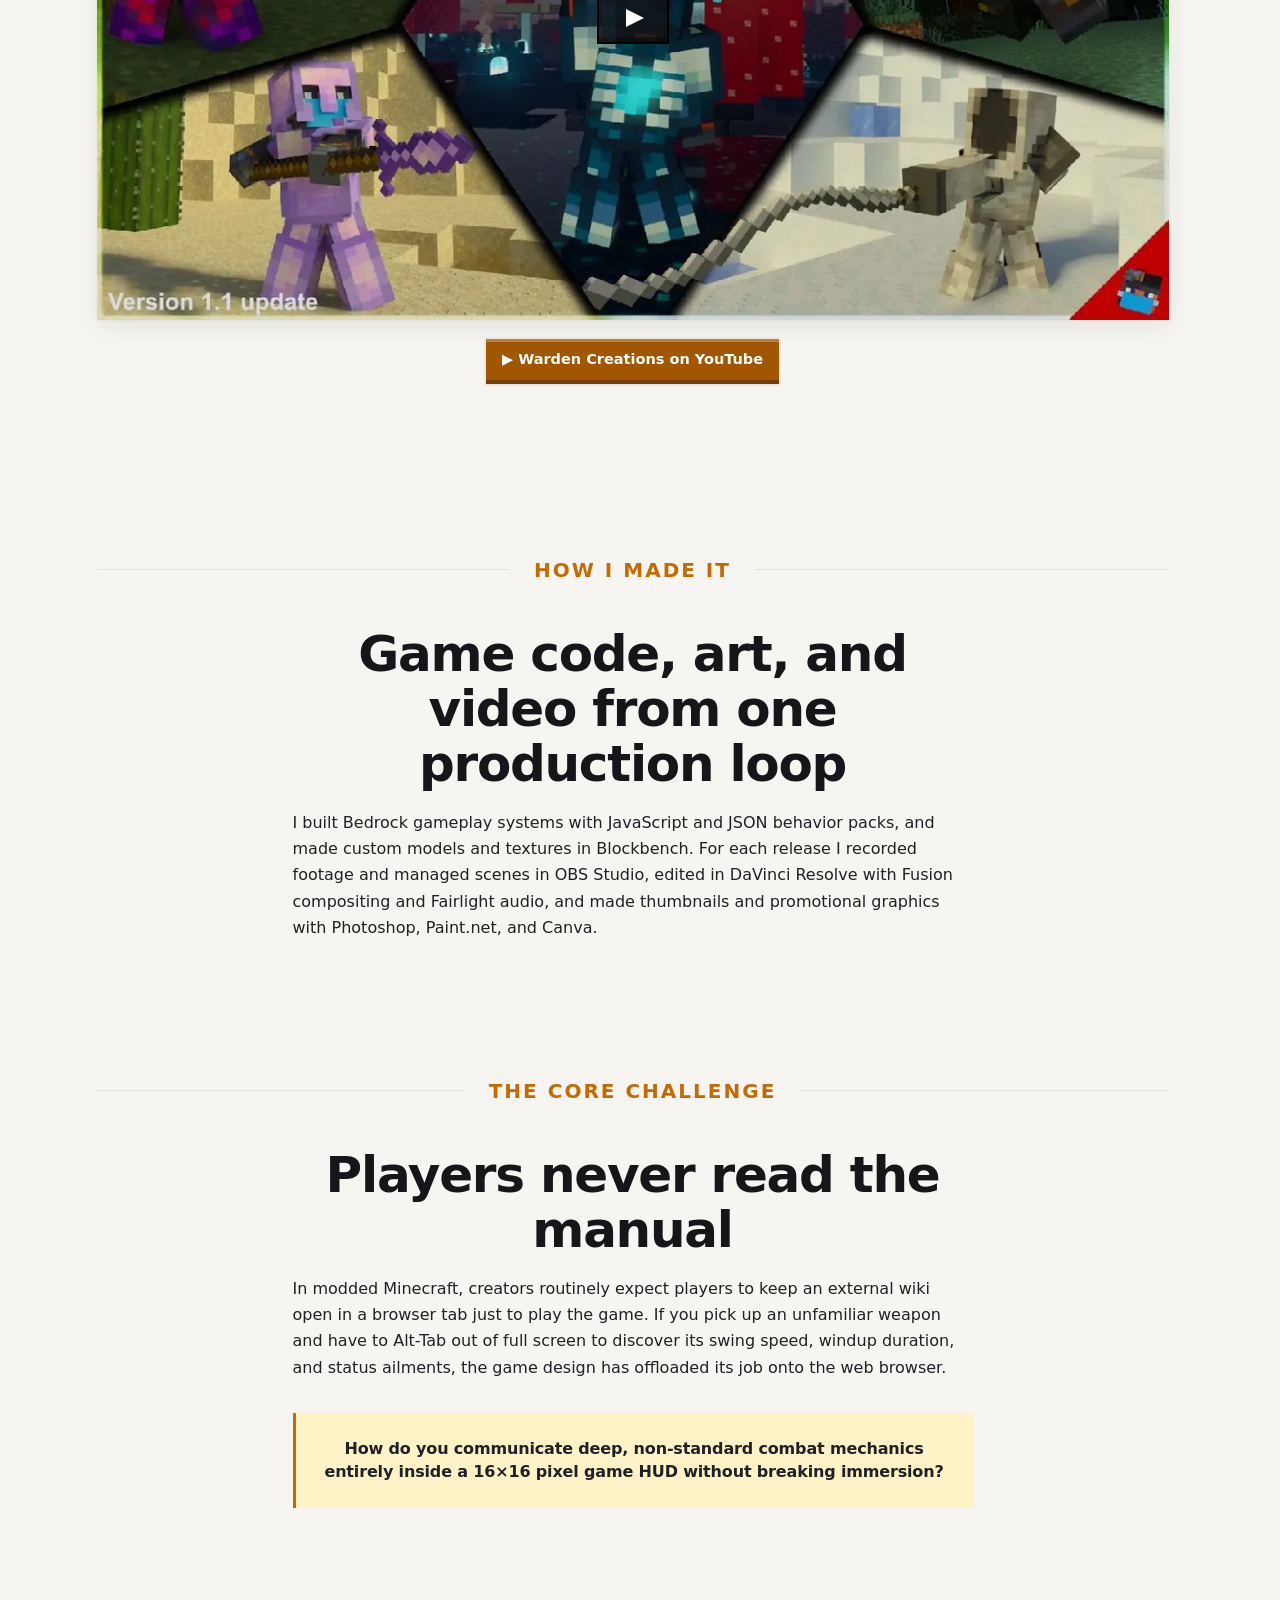
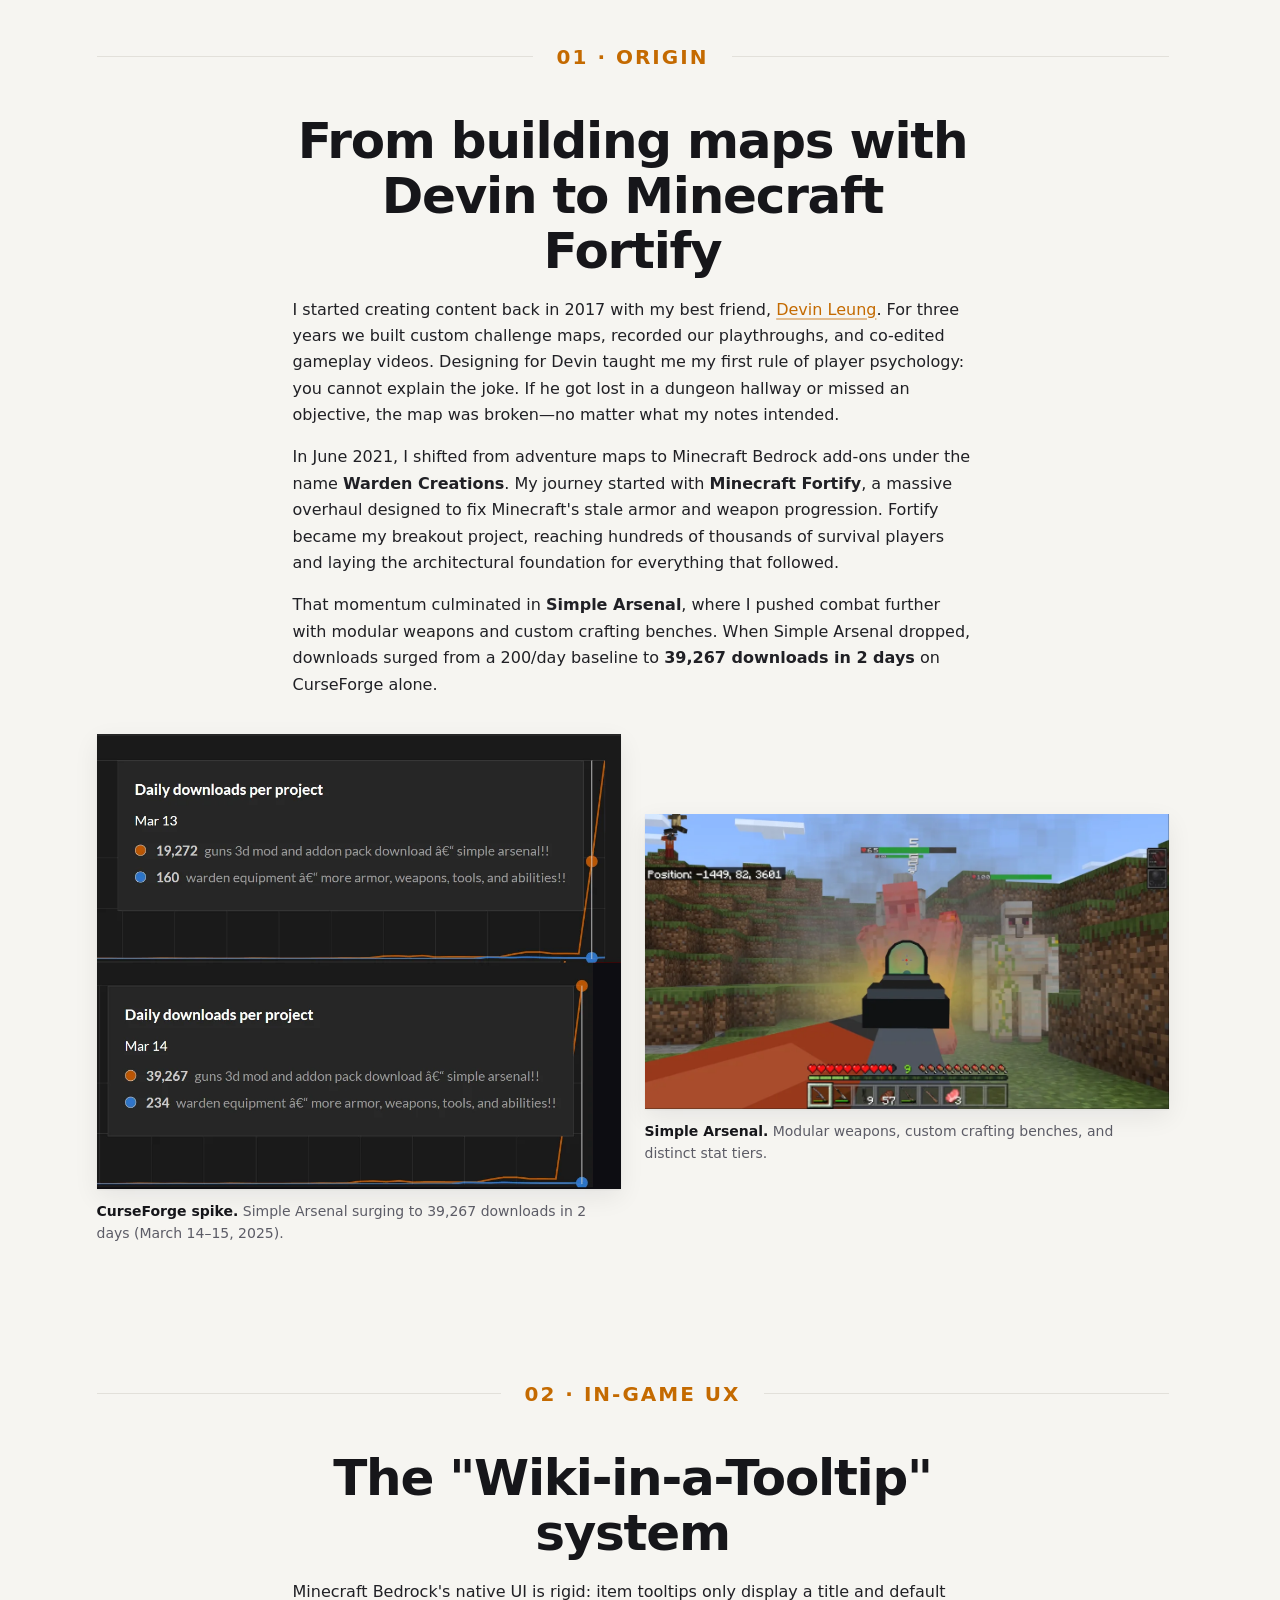
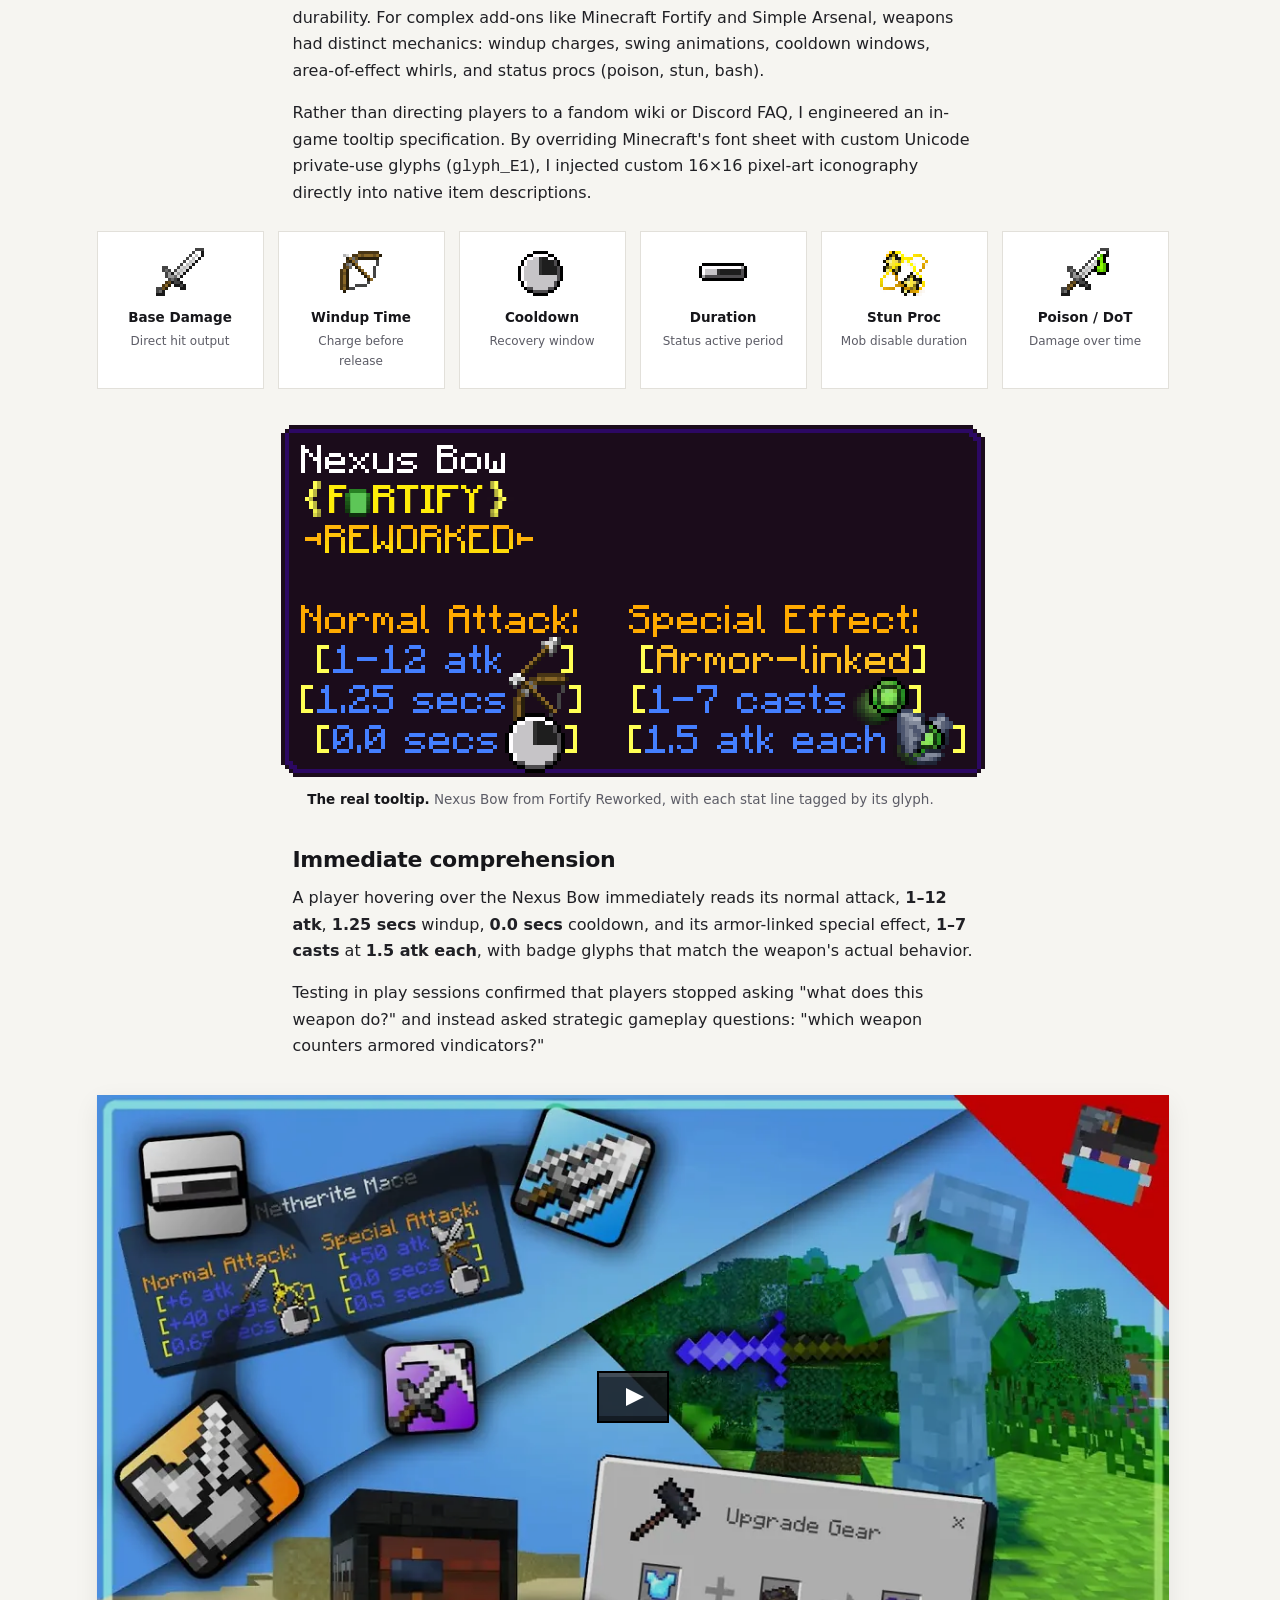
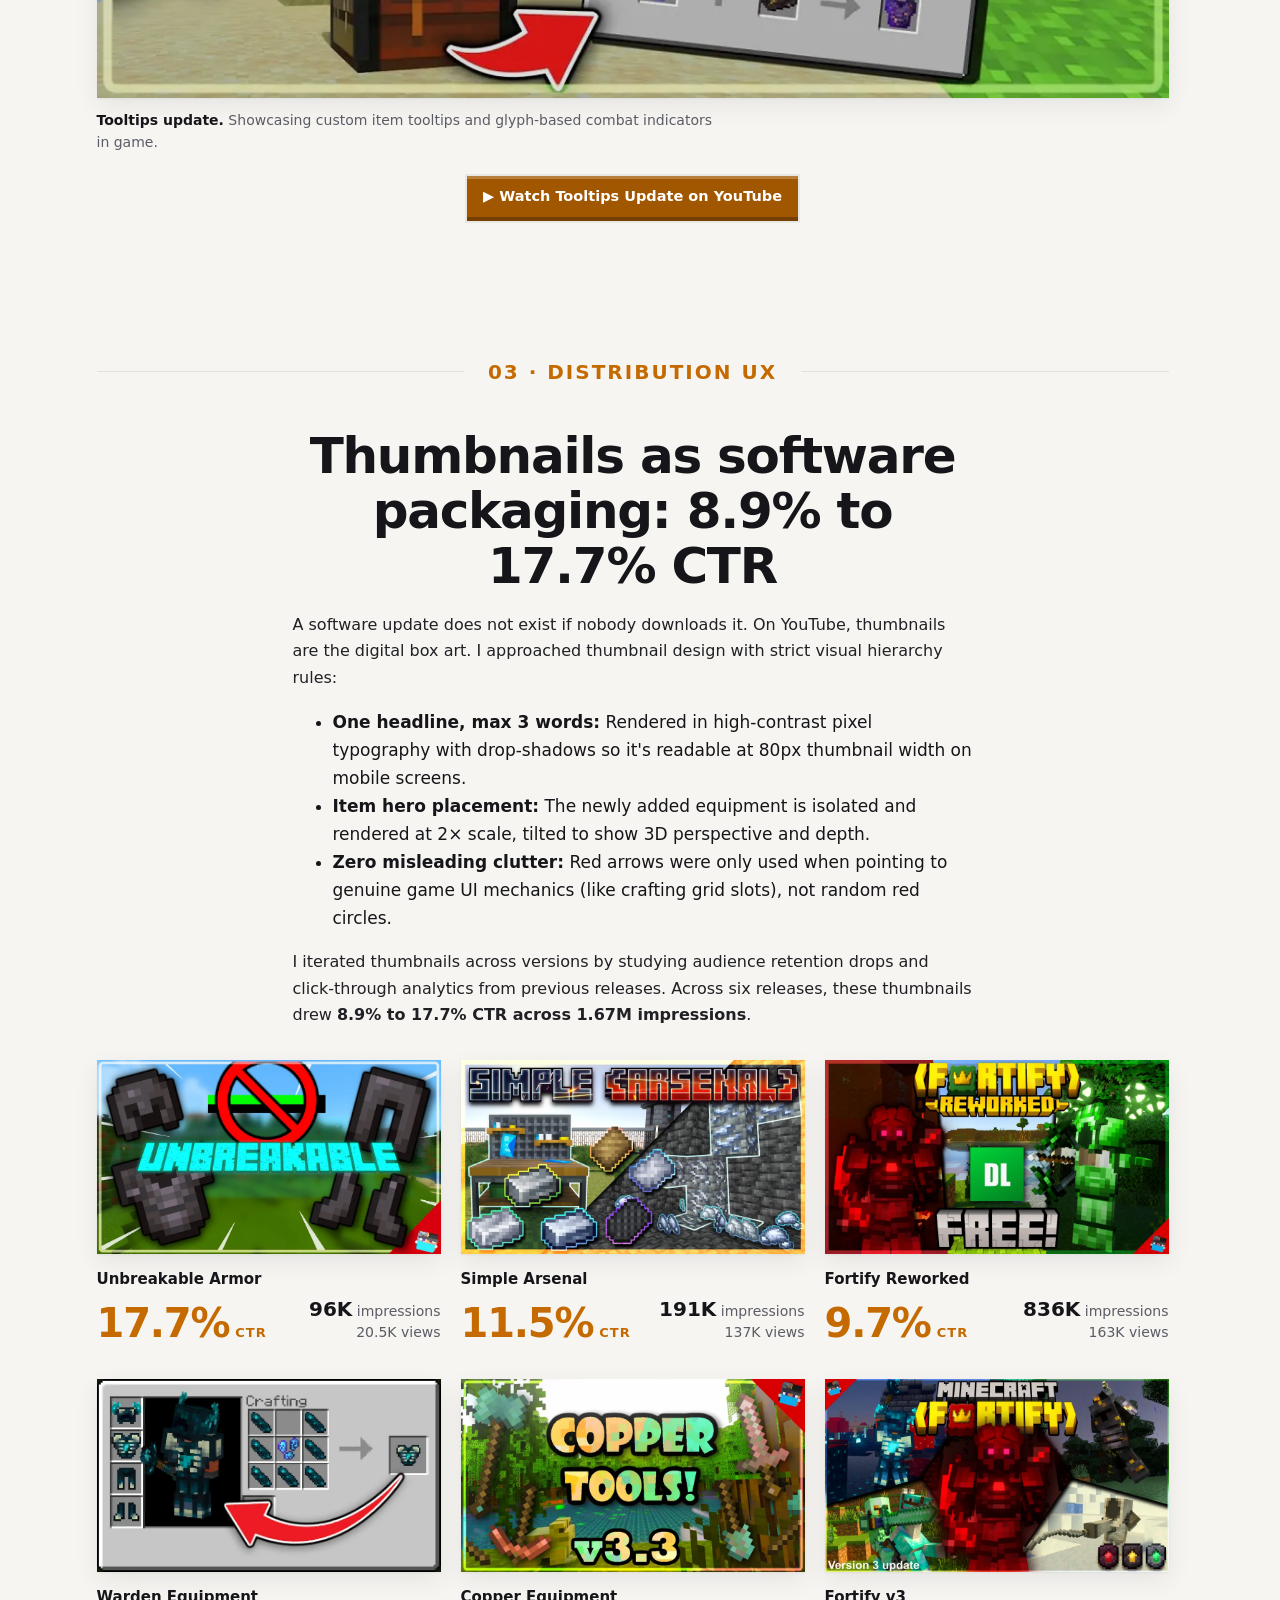
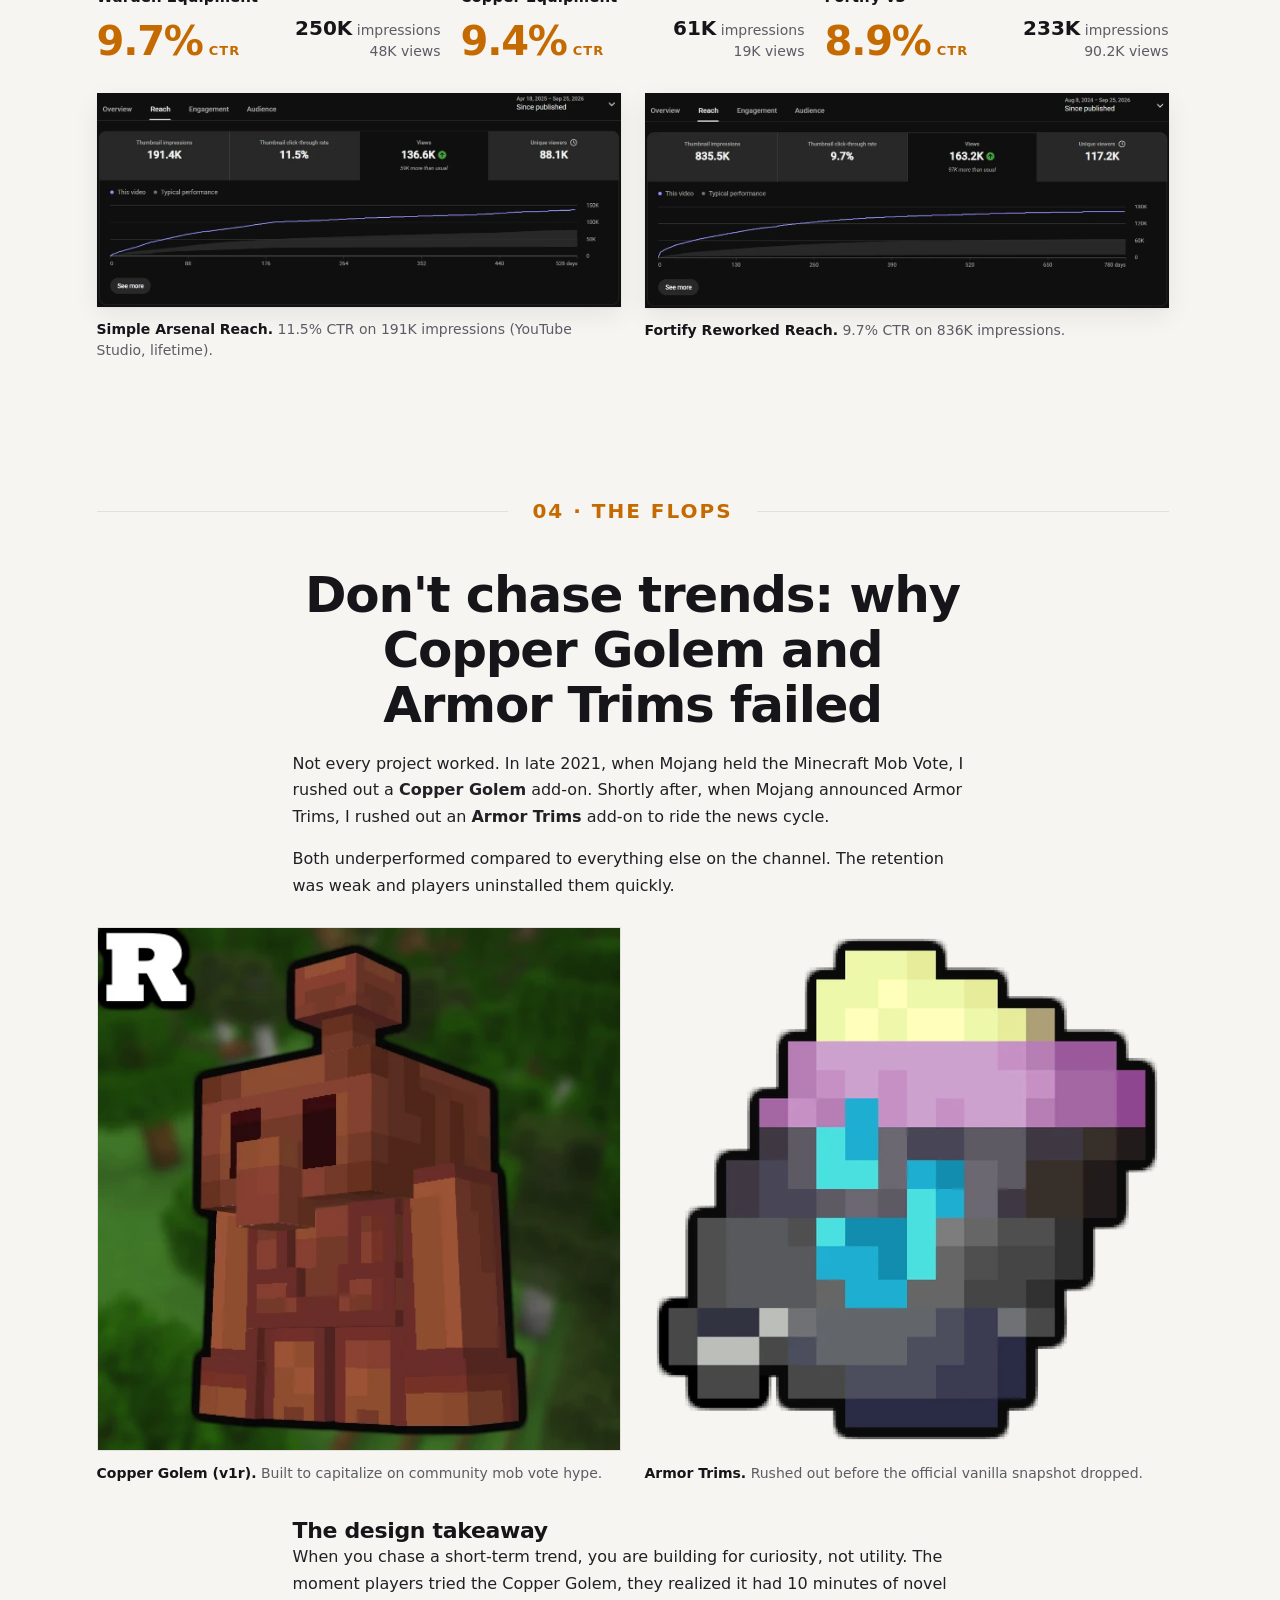
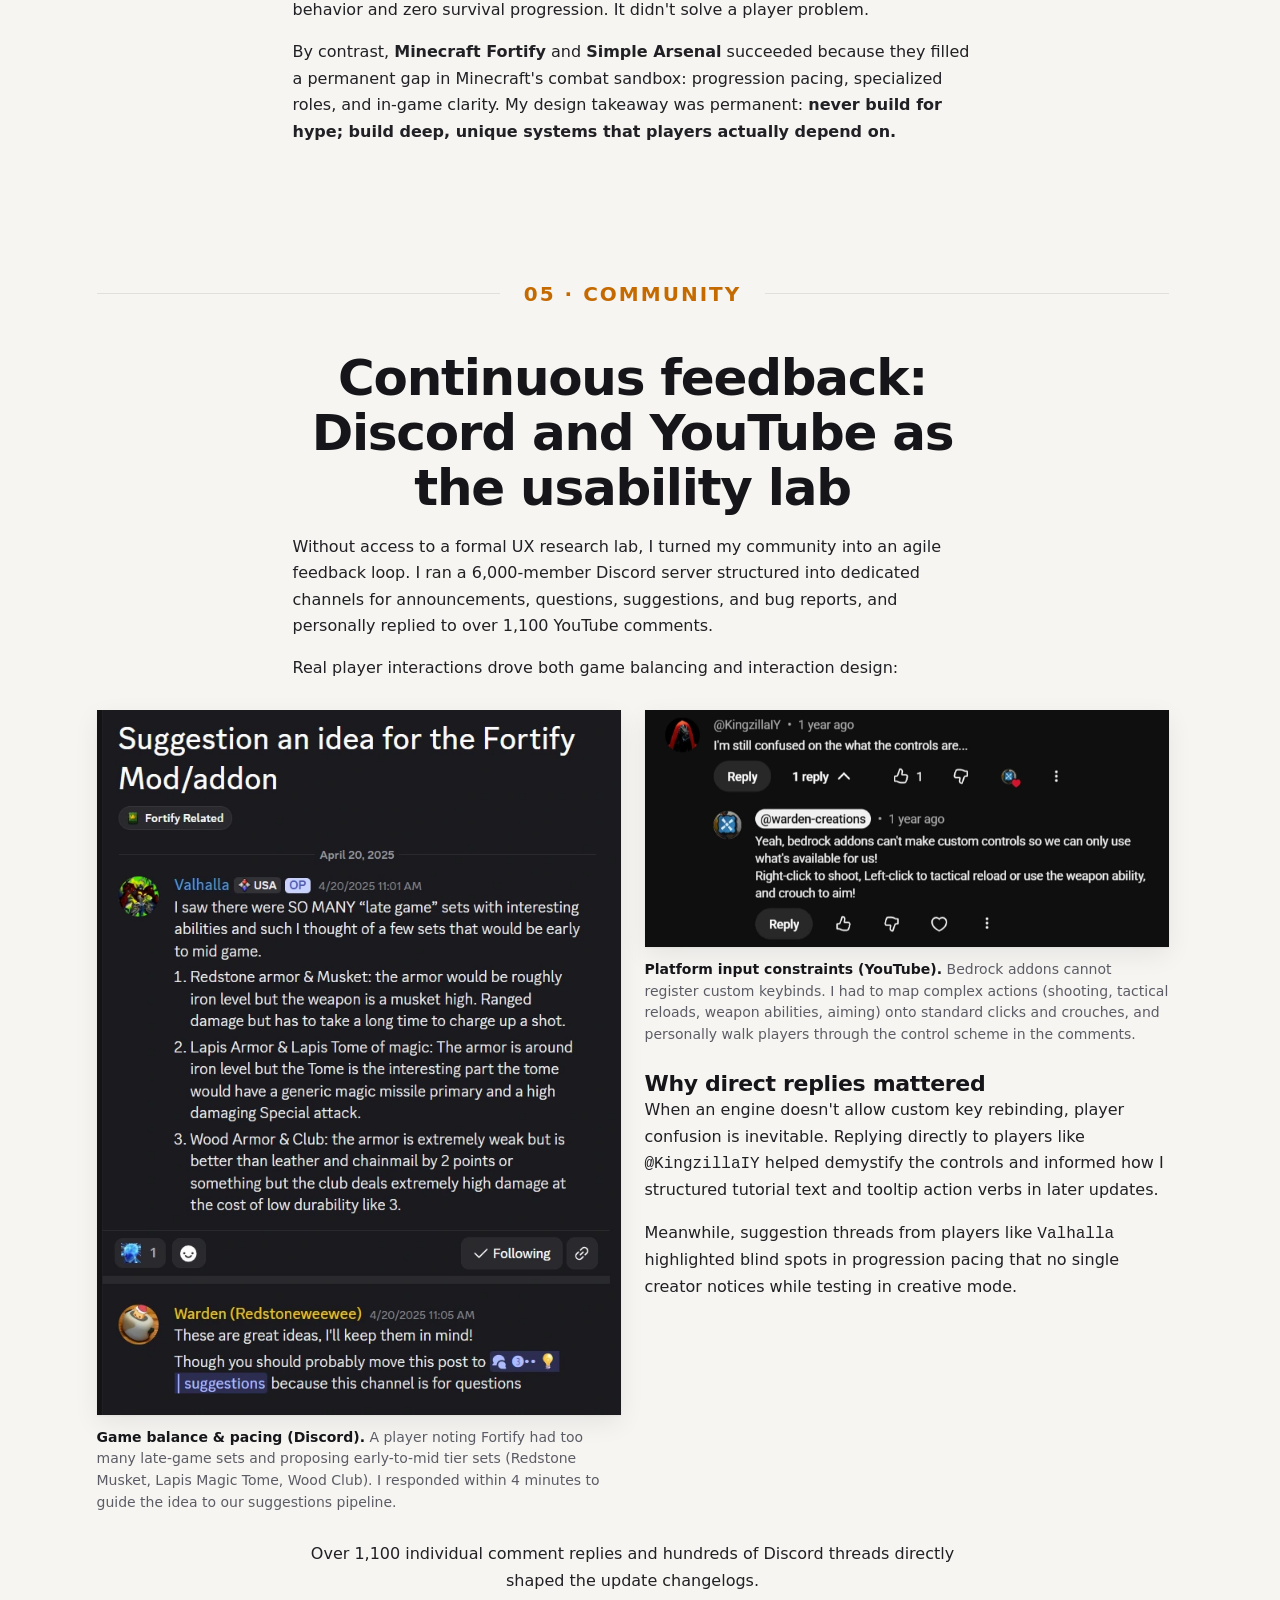
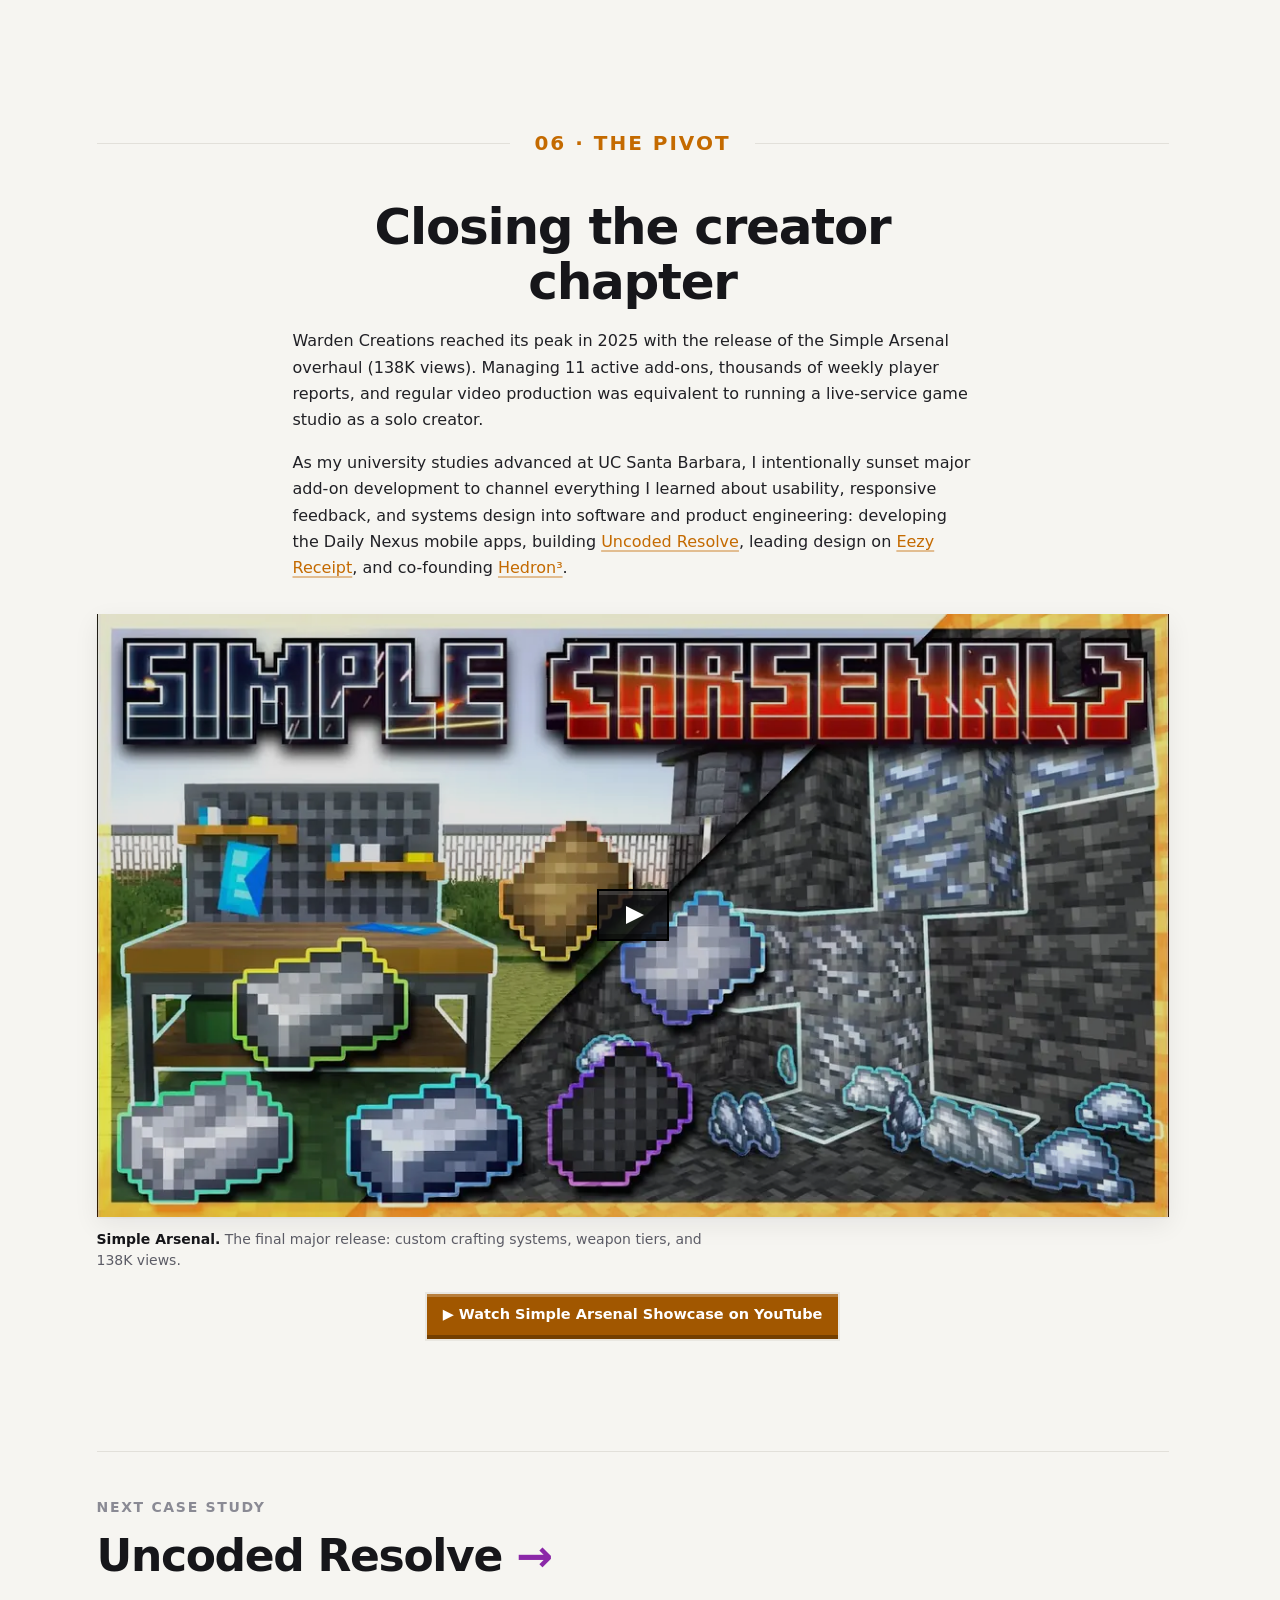
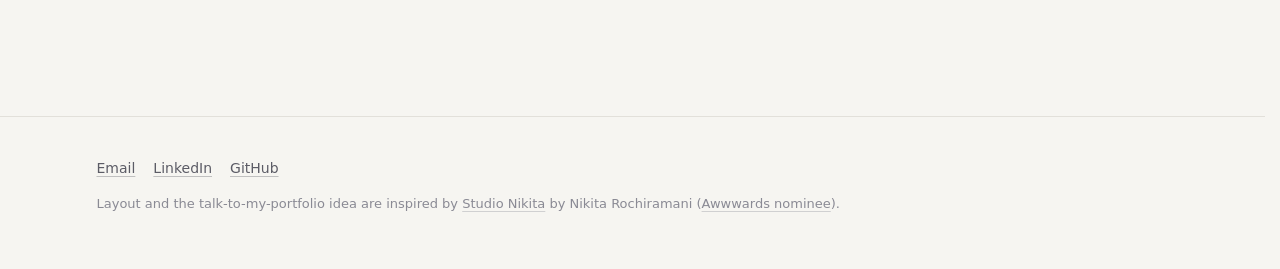
<file: warden-creations.html>
<!doctype html>
<html lang="en">
<head>
  <meta charset="utf-8">
  <meta name="color-scheme" content="light dark">
  <!-- Match the page canvas before external CSS arrives, including during navigation. -->
  <style>
    html { background: #f6f5f1; }
    @media (prefers-color-scheme: dark) { html { background: #0d0d10; } }
  </style>
  <meta name="viewport" content="width=device-width, initial-scale=1">
  <title>Warden Creations · Leifeng Chen</title>
  <meta name="description" content="Case study: In-game tooltip UX, thumbnail iteration, and community distribution for 3.6M+ Minecraft add-on players.">
  <meta property="og:image" content="assets/img/yt/simple-arsenal.webp">
  <link rel="icon" type="image/webp" href="assets/img/me.webp?v=20260925c">
  <link rel="shortcut icon" type="image/webp" href="assets/img/me.webp?v=20260925c">
  <link rel="apple-touch-icon" href="assets/img/me.webp?v=20260925c">
  <link rel="stylesheet" href="assets/style.css?v=20260929s">
  <!-- Pages slide into each other in site order (style.css, "Page slides") -->
  <style>@media (prefers-reduced-motion: no-preference) { @view-transition { navigation: auto; } }</style>
  <!-- Hold the first frame until #page-end (after the scripts) is parsed, so the slide starts from the finished page -->
  <link rel="expect" href="#page-end" blocking="render">
</head>
<body class="theme-wc">
<a class="skip" href="#main">Skip to content</a>
<header class="site-header">
  <div class="wrap">
    <a class="back-btn" href="./" data-back aria-label="Back" title="Back"><svg viewBox="0 0 24 24" fill="none" stroke="currentColor" stroke-width="2.2" stroke-linecap="round" stroke-linejoin="round" aria-hidden="true"><path d="M15 18l-6-6 6-6"/></svg></a>
    <a class="brand" href="./"><img class="mark" src="assets/img/me.webp?v=20260925c" alt="Leifeng Chen" width="32" height="32">Leifeng Chen</a>
    <nav class="view-toggle" aria-label="Switch view">
      <a href="./"><svg viewBox="0 0 24 24" fill="none" stroke="currentColor" stroke-width="2" stroke-linecap="round" stroke-linejoin="round" aria-hidden="true"><path d="M21 12a8 8 0 0 1-11.6 7.1L4 20l1-4.6A8 8 0 1 1 21 12z"/></svg><span>Ask me</span></a>
      <a href="work.html"><svg viewBox="0 0 24 24" fill="none" stroke="currentColor" stroke-width="2" stroke-linejoin="round" aria-hidden="true"><rect x="3" y="3" width="7.5" height="7.5" rx="0"/><rect x="13.5" y="3" width="7.5" height="7.5" rx="0"/><rect x="3" y="13.5" width="7.5" height="7.5" rx="0"/><rect x="13.5" y="13.5" width="7.5" height="7.5" rx="0"/></svg><span>Grid</span></a>
    </nav>
  </div>
</header>

<div class="cs-banner" style="--focus: 50% 0%"><img src="assets/img/wc/banner-fortify.webp" alt="Minecraft Fortify title over four armored fighters in blue, red, green, and white themed arenas" fetchpriority="high" width="1920" height="907"><svg class="cs-slant" viewBox="0 0 1440 100" preserveAspectRatio="none" aria-hidden="true" focusable="false"><path class="cut" d="M0 58L1440 97V100H0Z"/><path class="line" d="M0 58L1440 97"/></svg></div>

<main id="main" class="wrap">
  <section class="cs-hero">
    <p class="eyebrow">Case study 04 · Game UX &amp; Distribution for 3.6M+ Players</p>
    <h1 class="h1">Warden Creations: community-driven game UX &amp; distribution for 3.6M+ players</h1>
    <p class="lede">What started in 2017 as building custom Minecraft maps for my best friend grew into Warden Creations: 11 released add-ons, 3.6M+ downloads, a 64K+ subscriber YouTube channel, and a 6,000-member Discord community. Here is how real player feedback shaped custom in-game tooltip UX, packaging for click-through, and the hard lessons learned from chasing trends.</p>
    <dl class="meta">
      <div><dt>Role</dt><dd>Creator, Game UX Designer &amp; Add-on Developer</dd></div>
      <div><dt>Timeline</dt><dd>2017–2020 (early maps) · 2021–2025 (add-ons &amp; channel)</dd></div>
      <div><dt>Tools</dt><dd>Blockbench, JavaScript, JSON, Photoshop, Paint.net, Canva, DaVinci Resolve, OBS Studio</dd></div>
      <div><dt>Outcome</dt><dd>11 add-ons with 3.6M+ downloads · 64.7K YouTube subscribers · 6,000+ Discord members</dd></div>
      <div class="meta-wide"><dt>Team &amp; credits</dt><dd>Solo since 2021. Early partner: <a href="https://www.linkedin.com/in/devin-leung-a19a4823a/" target="_blank" rel="noopener noreferrer">Devin Leung</a>, who co-edited our early videos and helped with design ideas.</dd></div>
    </dl>
    <figure class="cover"><div class="video-frame yt-lite" data-embed="https://www.youtube-nocookie.com/embed/videoseries?list=UULP6RfpSgp4qwBqF-PX5-gueg&amp;rel=0" data-title="Warden Creations on YouTube, most popular uploads"><img src="assets/img/yt/poster-fortify.webp" alt="" width="1120" height="630"><a class="yt-play" href="https://www.youtube.com/watch?v=Q8KTYwHKf10&amp;list=UULP6RfpSgp4qwBqF-PX5-gueg" aria-label="Play video: Warden Creations on YouTube, most popular uploads"><svg viewBox="0 0 68 48" aria-hidden="true"><rect width="68" height="48" rx="0"/><path d="M27 15l18 9-18 9z"/></svg></a></div></figure>
    <div class="link-chips"><a href="https://www.youtube.com/@warden-creations" target="_blank" rel="noopener noreferrer">▶ Warden Creations on YouTube</a></div>
  </section>

  <section class="cs-section" id="production-toolkit">
    <div class="prose">
      <span class="num">How I made it</span>
      <h2 class="h2">Game code, art, and video from one production loop</h2>
      <p>I built Bedrock gameplay systems with JavaScript and JSON behavior packs, and made custom models and textures in Blockbench. For each release I recorded footage and managed scenes in OBS Studio, edited in DaVinci Resolve with Fusion compositing and Fairlight audio, and made thumbnails and promotional graphics with Photoshop, Paint.net, and Canva.</p>
    </div>
  </section>

  <section class="cs-section">
    <div class="prose">
      <span class="num">The core challenge</span>
      <h2 class="h2">Players never read the manual</h2>
      <p>In modded Minecraft, creators routinely expect players to keep an external wiki open in a browser tab just to play the game. If you pick up an unfamiliar weapon and have to Alt-Tab out of full screen to discover its swing speed, windup duration, and status ailments, the game design has offloaded its job onto the web browser.</p>
    </div>
    <p class="problem">How do you communicate deep, non-standard combat mechanics entirely inside a 16×16 pixel game HUD without breaking immersion?</p>
  </section>

  <section class="cs-section">
    <div class="prose">
      <span class="num">01 · Origin</span>
      <h2 class="h2">From building maps with Devin to Minecraft Fortify</h2>
      <p>I started creating content back in 2017 with my best friend, <a href="https://www.linkedin.com/in/devin-leung-a19a4823a/" target="_blank" rel="noopener">Devin Leung</a>. For three years we built custom challenge maps, recorded our playthroughs, and co-edited gameplay videos. Designing for Devin taught me my first rule of player psychology: you cannot explain the joke. If he got lost in a dungeon hallway or missed an objective, the map was broken—no matter what my notes intended.</p>
      <p>In June 2021, I shifted from adventure maps to Minecraft Bedrock add-ons under the name <b>Warden Creations</b>. My journey started with <b>Minecraft Fortify</b>, a massive overhaul designed to fix Minecraft's stale armor and weapon progression. Fortify became my breakout project, reaching hundreds of thousands of survival players and laying the architectural foundation for everything that followed.</p>
      <p>That momentum culminated in <b>Simple Arsenal</b>, where I pushed combat further with modular weapons and custom crafting benches. When Simple Arsenal dropped, downloads surged from a 200/day baseline to <b>39,267 downloads in 2 days</b> on CurseForge alone.</p>
    </div>
    <div class="grid-2" style="align-items:center">
      <figure class="fig dark"><img src="assets/img/wc/curseforge-spike.webp" alt="CurseForge download chart showing a vertical spike to 39,267 downloads in two days" loading="lazy" width="939" height="816"><figcaption><b>CurseForge spike.</b> Simple Arsenal surging to 39,267 downloads in 2 days (March 14–15, 2025).</figcaption></figure>
      <figure class="fig dark"><img src="assets/img/wc/simple-arsenal-teaser.webp" alt="In-game screenshot of Simple Arsenal modular weapons and custom items" loading="lazy" width="1200" height="675"><figcaption><b>Simple Arsenal.</b> Modular weapons, custom crafting benches, and distinct stat tiers.</figcaption></figure>
    </div>
  </section>

  <section class="cs-section" id="tooltips">
    <div class="prose">
      <span class="num">02 · In-Game UX</span>
      <h2 class="h2">The "Wiki-in-a-Tooltip" system</h2>
      <p>Minecraft Bedrock's native UI is rigid: item tooltips only display a title and default durability. For complex add-ons like Minecraft Fortify and Simple Arsenal, weapons had distinct mechanics: windup charges, swing animations, cooldown windows, area-of-effect whirls, and status procs (poison, stun, bash).</p>
      <p>Rather than directing players to a fandom wiki or Discord FAQ, I engineered an in-game tooltip specification. By overriding Minecraft's font sheet with custom Unicode private-use glyphs (<code>glyph_E1</code>), I injected custom 16×16 pixel-art iconography directly into native item descriptions.</p>
    </div>

    <div class="badge-grid">
      <div class="badge-card"><img src="assets/img/wc/icon-attack.webp" alt="Attack damage icon" loading="lazy" decoding="async" width="48" height="48"><strong>Base Damage</strong><span>Direct hit output</span></div>
      <div class="badge-card"><img src="assets/img/wc/icon-windup.webp" alt="Windup charge icon" loading="lazy" decoding="async" width="48" height="48"><strong>Windup Time</strong><span>Charge before release</span></div>
      <div class="badge-card"><img src="assets/img/wc/icon-cooldown.webp" alt="Cooldown icon" loading="lazy" decoding="async" width="48" height="48"><strong>Cooldown</strong><span>Recovery window</span></div>
      <div class="badge-card"><img src="assets/img/wc/icon-duration.webp" alt="Effect duration icon" loading="lazy" decoding="async" width="48" height="48"><strong>Duration</strong><span>Status active period</span></div>
      <div class="badge-card"><img src="assets/img/wc/icon-stun.webp" alt="Stun effect icon" loading="lazy" decoding="async" width="48" height="48"><strong>Stun Proc</strong><span>Mob disable duration</span></div>
      <div class="badge-card"><img src="assets/img/wc/icon-poison.webp" alt="Poison icon" loading="lazy" decoding="async" width="48" height="48"><strong>Poison / DoT</strong><span>Damage over time</span></div>
    </div>

    <figure class="item-tooltip-demo">
      <img src="assets/img/wc/tooltip-nexus-bow.webp" alt="In-game tooltip for the Nexus Bow from Fortify Reworked: Normal Attack 1-12 atk, 1.25 secs windup, 0.0 secs cooldown; Special Effect armor-linked, 1-7 casts, 1.5 atk each, each line tagged with its stat glyph" loading="lazy" decoding="async" width="2112" height="1056">
      <figcaption><b>The real tooltip.</b> Nexus Bow from Fortify Reworked, with each stat line tagged by its glyph.</figcaption>
    </figure>

    <div class="prose" style="margin-top:36px">
      <h3 class="h3" style="margin-bottom:12px">Immediate comprehension</h3>
      <p>A player hovering over the Nexus Bow immediately reads its normal attack, <b>1–12 atk</b>, <b>1.25 secs</b> windup, <b>0.0 secs</b> cooldown, and its armor-linked special effect, <b>1–7 casts</b> at <b>1.5 atk each</b>, with badge glyphs that match the weapon's actual behavior.</p>
      <p>Testing in play sessions confirmed that players stopped asking "what does this weapon do?" and instead asked strategic gameplay questions: "which weapon counters armored vindicators?"</p>
    </div>

    <figure class="fig video" style="margin-top:36px">
      <div class="video-frame yt-lite" data-embed="https://www.youtube-nocookie.com/embed/jPPaBNTnGYE?rel=0" data-title="Equipment Tooltips Update showcase"><img src="assets/img/yt/poster-tooltips.webp" alt="" loading="lazy" decoding="async" width="1120" height="630"><a class="yt-play" href="https://www.youtube.com/watch?v=jPPaBNTnGYE" aria-label="Play video: Equipment Tooltips Update showcase"><svg viewBox="0 0 68 48" aria-hidden="true"><rect width="68" height="48" rx="0"/><path d="M27 15l18 9-18 9z"/></svg></a></div>
      <figcaption><b>Tooltips update.</b> Showcasing custom item tooltips and glyph-based combat indicators in game.</figcaption>
    </figure>
    <div class="link-chips"><a href="https://youtu.be/jPPaBNTnGYE" target="_blank" rel="noopener">▶ Watch Tooltips Update on YouTube</a></div>
  </section>

  <section class="cs-section" id="visual">
    <div class="prose">
      <span class="num">03 · Distribution UX</span>
      <h2 class="h2">Thumbnails as software packaging: 8.9% to 17.7% CTR</h2>
      <p>A software update does not exist if nobody downloads it. On YouTube, thumbnails are the digital box art. I approached thumbnail design with strict visual hierarchy rules:</p>
      <ul>
        <li><b>One headline, max 3 words:</b> Rendered in high-contrast pixel typography with drop-shadows so it's readable at 80px thumbnail width on mobile screens.</li>
        <li><b>Item hero placement:</b> The newly added equipment is isolated and rendered at 2× scale, tilted to show 3D perspective and depth.</li>
        <li><b>Zero misleading clutter:</b> Red arrows were only used when pointing to genuine game UI mechanics (like crafting grid slots), not random red circles.</li>
      </ul>
      <p>I iterated thumbnails across versions by studying audience retention drops and click-through analytics from previous releases. Across six releases, these thumbnails drew <b>8.9% to 17.7% CTR across 1.67M impressions</b>.</p>
    </div>

    <div class="thumbs" style="margin-top:32px">
      <figure><img src="assets/img/yt/unbreakable-armor.webp" alt="Unbreakable Armor thumbnail: cracked cyan pixel title, netherite armor pieces, and a crossed-out durability bar" loading="lazy" width="960" height="540"><figcaption><span class="thumb-name">Unbreakable Armor</span><span class="thumb-ctr"><strong>17.7%</strong>CTR</span><span class="thumb-reach"><strong>96K</strong> impressions<br>20.5K views</span></figcaption></figure>
      <figure><img src="assets/img/yt/simple-arsenal.webp" alt="Simple Arsenal thumbnail: pixel-font title over crafted ingots and ores" loading="lazy" width="960" height="540"><figcaption><span class="thumb-name">Simple Arsenal</span><span class="thumb-ctr"><strong>11.5%</strong>CTR</span><span class="thumb-reach"><strong>191K</strong> impressions<br>137K views</span></figcaption></figure>
      <figure><img src="assets/img/yt/fortify-reworked-v100.webp" alt="Fortify Reworked thumbnail: red and green armored figures with a large FREE download badge" loading="lazy" width="960" height="540"><figcaption><span class="thumb-name">Fortify Reworked</span><span class="thumb-ctr"><strong>9.7%</strong>CTR</span><span class="thumb-reach"><strong>836K</strong> impressions<br>163K views</span></figcaption></figure>
      <figure><img src="assets/img/yt/warden-equipment.webp" alt="Warden Equipment thumbnail: a crafting grid with a red arrow pointing to the armor" loading="lazy" width="748" height="421"><figcaption><span class="thumb-name">Warden Equipment</span><span class="thumb-ctr"><strong>9.7%</strong>CTR</span><span class="thumb-reach"><strong>250K</strong> impressions<br>48K views</span></figcaption></figure>
      <figure><img src="assets/img/yt/copper-equipment.webp" alt="Copper Tools v3.3 thumbnail: bold orange title over copper tools" loading="lazy" width="960" height="540"><figcaption><span class="thumb-name">Copper Equipment</span><span class="thumb-ctr"><strong>9.4%</strong>CTR</span><span class="thumb-reach"><strong>61K</strong> impressions<br>19K views</span></figcaption></figure>
      <figure><img src="assets/img/yt/fortify-v3.webp" alt="Fortify version 3 thumbnail: a collage of armored characters with the Fortify logo" loading="lazy" width="960" height="540"><figcaption><span class="thumb-name">Fortify v3</span><span class="thumb-ctr"><strong>8.9%</strong>CTR</span><span class="thumb-reach"><strong>233K</strong> impressions<br>90.2K views</span></figcaption></figure>
    </div>

    <div class="grid-2" style="margin-top:32px">
      <figure class="fig dark"><img src="assets/img/wc/stats-sa.webp" alt="YouTube Studio reach analytics card for Simple Arsenal: 11.5% CTR, 191.4K impressions" loading="lazy" width="1200" height="489"><figcaption><b>Simple Arsenal Reach.</b> 11.5% CTR on 191K impressions (YouTube Studio, lifetime).</figcaption></figure>
      <figure class="fig dark"><img src="assets/img/wc/stats-fortify.webp" alt="YouTube Studio reach analytics card for Fortify Reworked: 9.7% CTR, 835.5K impressions" loading="lazy" width="1200" height="491"><figcaption><b>Fortify Reworked Reach.</b> 9.7% CTR on 836K impressions.</figcaption></figure>
    </div>
  </section>

  <section class="cs-section" id="flops">
    <div class="prose">
      <span class="num">04 · The Flops</span>
      <h2 class="h2">Don't chase trends: why Copper Golem and Armor Trims failed</h2>
      <p>Not every project worked. In late 2021, when Mojang held the Minecraft Mob Vote, I rushed out a <b>Copper Golem</b> add-on. Shortly after, when Mojang announced Armor Trims, I rushed out an <b>Armor Trims</b> add-on to ride the news cycle.</p>
      <p>Both underperformed compared to everything else on the channel. The retention was weak and players uninstalled them quickly.</p>
    </div>

    <div class="grid-2" style="margin-top:28px">
      <figure class="fig plain"><img src="assets/img/wc/copper-golem.webp" alt="Copper Golem add-on cover art (v1r)" loading="lazy" width="500" height="500"><figcaption><b>Copper Golem (v1r).</b> Built to capitalize on community mob vote hype.</figcaption></figure>
      <figure class="fig bare"><img src="assets/img/wc/armor-trims.webp" alt="Armor Trims add-on pack icon" loading="lazy" width="600" height="600"><figcaption><b>Armor Trims.</b> Rushed out before the official vanilla snapshot dropped.</figcaption></figure>
    </div>

    <div class="prose" style="margin-top:32px">
      <h3 class="h3">The design takeaway</h3>
      <p>When you chase a short-term trend, you are building for curiosity, not utility. The moment players tried the Copper Golem, they realized it had 10 minutes of novel behavior and zero survival progression. It didn't solve a player problem.</p>
      <p>By contrast, <b>Minecraft Fortify</b> and <b>Simple Arsenal</b> succeeded because they filled a permanent gap in Minecraft's combat sandbox: progression pacing, specialized roles, and in-game clarity. My design takeaway was permanent: <b>never build for hype; build deep, unique systems that players actually depend on.</b></p>
    </div>
  </section>

  <section class="cs-section">
    <div class="prose">
      <span class="num">05 · Community</span>
      <h2 class="h2">Continuous feedback: Discord and YouTube as the usability lab</h2>
      <p>Without access to a formal UX research lab, I turned my community into an agile feedback loop. I ran a 6,000-member Discord server structured into dedicated channels for announcements, questions, suggestions, and bug reports, and personally replied to over 1,100 YouTube comments.</p>
      <p>Real player interactions drove both game balancing and interaction design:</p>
    </div>

    <div class="grid-2" style="align-items:flex-start;margin-top:28px">
      <div>
        <figure class="fig dark"><img src="assets/img/wc/discord-feedback.webp" alt="Real Discord suggestion thread: player Valhalla suggesting early game sets for Fortify" loading="lazy" width="655" height="881"><figcaption><b>Game balance &amp; pacing (Discord).</b> A player noting Fortify had too many late-game sets and proposing early-to-mid tier sets (Redstone Musket, Lapis Magic Tome, Wood Club). I responded within 4 minutes to guide the idea to our suggestions pipeline.</figcaption></figure>
      </div>
      <div>
        <figure class="fig dark"><img src="assets/img/wc/yt-controls-comment.webp" alt="Real YouTube comment: player confused about controls, and Warden Creations explaining Bedrock input mapping" loading="lazy" width="756" height="342"><figcaption><b>Platform input constraints (YouTube).</b> Bedrock addons cannot register custom keybinds. I had to map complex actions (shooting, tactical reloads, weapon abilities, aiming) onto standard clicks and crouches, and personally walk players through the control scheme in the comments.</figcaption></figure>
        <div class="prose" style="margin-top:24px">
          <h3 class="h3">Why direct replies mattered</h3>
          <p>When an engine doesn't allow custom key rebinding, player confusion is inevitable. Replying directly to players like <code>@KingzillaIY</code> helped demystify the controls and informed how I structured tutorial text and tooltip action verbs in later updates.</p>
          <p>Meanwhile, suggestion threads from players like <code>Valhalla</code> highlighted blind spots in progression pacing that no single creator notices while testing in creative mode.</p>
        </div>
      </div>
    </div>
    <p class="stats-note" style="margin-top:28px">Over 1,100 individual comment replies and hundreds of Discord threads directly shaped the update changelogs.</p>
  </section>

  <section class="cs-section">
    <div class="prose">
      <span class="num">06 · The Pivot</span>
      <h2 class="h2">Closing the creator chapter</h2>
      <p>Warden Creations reached its peak in 2025 with the release of the Simple Arsenal overhaul (138K views). Managing 11 active add-ons, thousands of weekly player reports, and regular video production was equivalent to running a live-service game studio as a solo creator.</p>
      <p>As my university studies advanced at UC Santa Barbara, I intentionally sunset major add-on development to channel everything I learned about usability, responsive feedback, and systems design into software and product engineering: developing the Daily Nexus mobile apps, building <a href="uncoded-resolve.html">Uncoded Resolve</a>, leading design on <a href="eezy-receipt.html">Eezy Receipt</a>, and co-founding <a href="hedron.html">Hedron³</a>.</p>
    </div>

    <figure class="fig video" style="margin-top:32px">
      <div class="video-frame yt-lite" data-embed="https://www.youtube-nocookie.com/embed/B-Euqbo0Tuk?rel=0" data-title="Simple Arsenal Crafting Update showcase"><img src="assets/img/yt/poster-simple-arsenal-crafting.webp" alt="" loading="lazy" decoding="async" width="1120" height="630"><a class="yt-play" href="https://www.youtube.com/watch?v=B-Euqbo0Tuk" aria-label="Play video: Simple Arsenal Crafting Update showcase"><svg viewBox="0 0 68 48" aria-hidden="true"><rect width="68" height="48" rx="0"/><path d="M27 15l18 9-18 9z"/></svg></a></div>
      <figcaption><b>Simple Arsenal.</b> The final major release: custom crafting systems, weapon tiers, and 138K views.</figcaption>
    </figure>
    <div class="link-chips"><a href="https://www.youtube.com/watch?v=B-Euqbo0Tuk" target="_blank" rel="noopener noreferrer">▶ Watch Simple Arsenal Showcase on YouTube</a></div>
  </section>

  <a class="next theme-ur" href="uncoded-resolve.html"><small>Next case study</small><span>Uncoded Resolve</span></a>
</main>

<footer class="site-footer">
  <div class="wrap">
    <span class="links"><a href="mailto:leifengchen123@gmail.com">Email</a><a href="https://www.linkedin.com/in/leifengchen" target="_blank" rel="noopener noreferrer">LinkedIn</a><a href="https://github.com/Redstoneweewee" target="_blank" rel="noopener noreferrer">GitHub</a></span>
    <span class="credit">Layout and the talk-to-my-portfolio idea are inspired by <a href="https://www.studio-nikita.com/" target="_blank" rel="noopener noreferrer">Studio Nikita</a> by Nikita Rochiramani (<a href="https://www.awwwards.com/sites/studio-nikita" target="_blank" rel="noopener noreferrer">Awwwards nominee</a>).</span>
  </div>
</footer>
<script src="assets/site.js?v=20260929g"></script>
<div id="page-end" hidden></div>
</body>
</html>
</file>
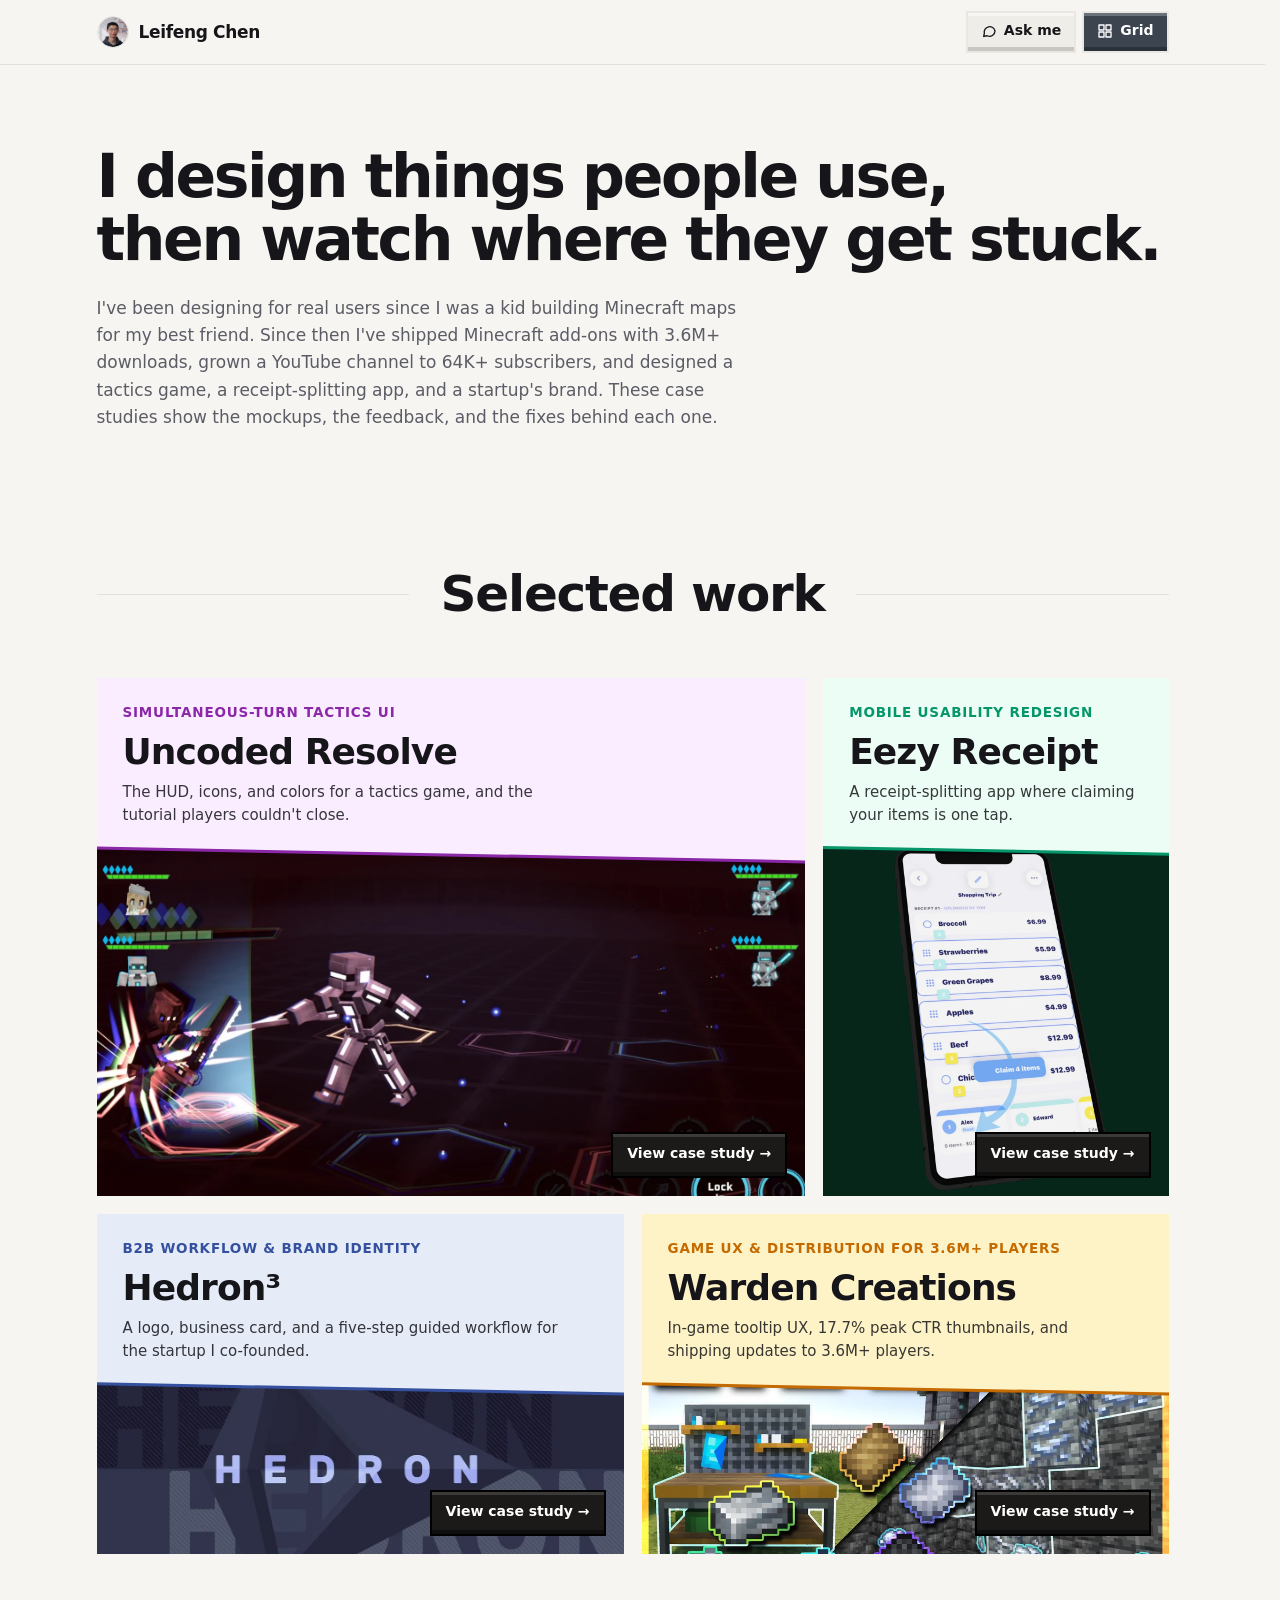
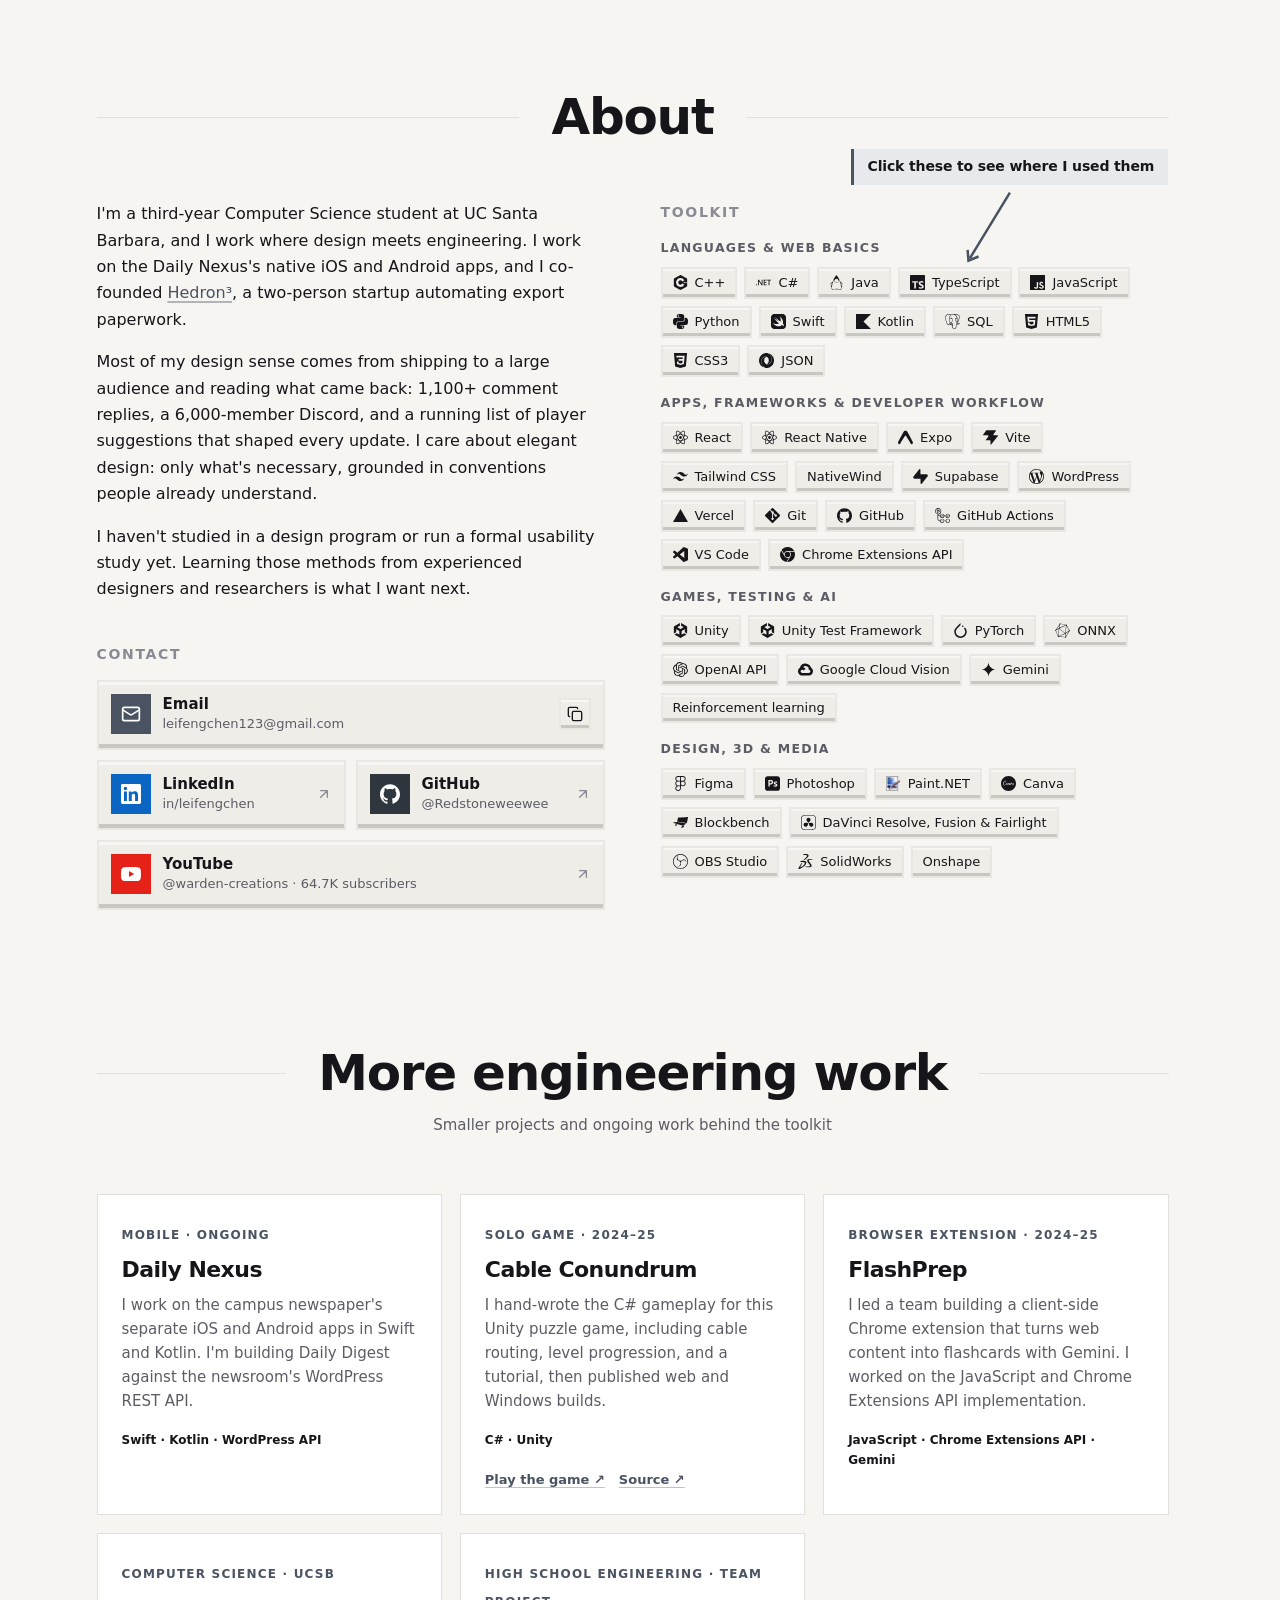
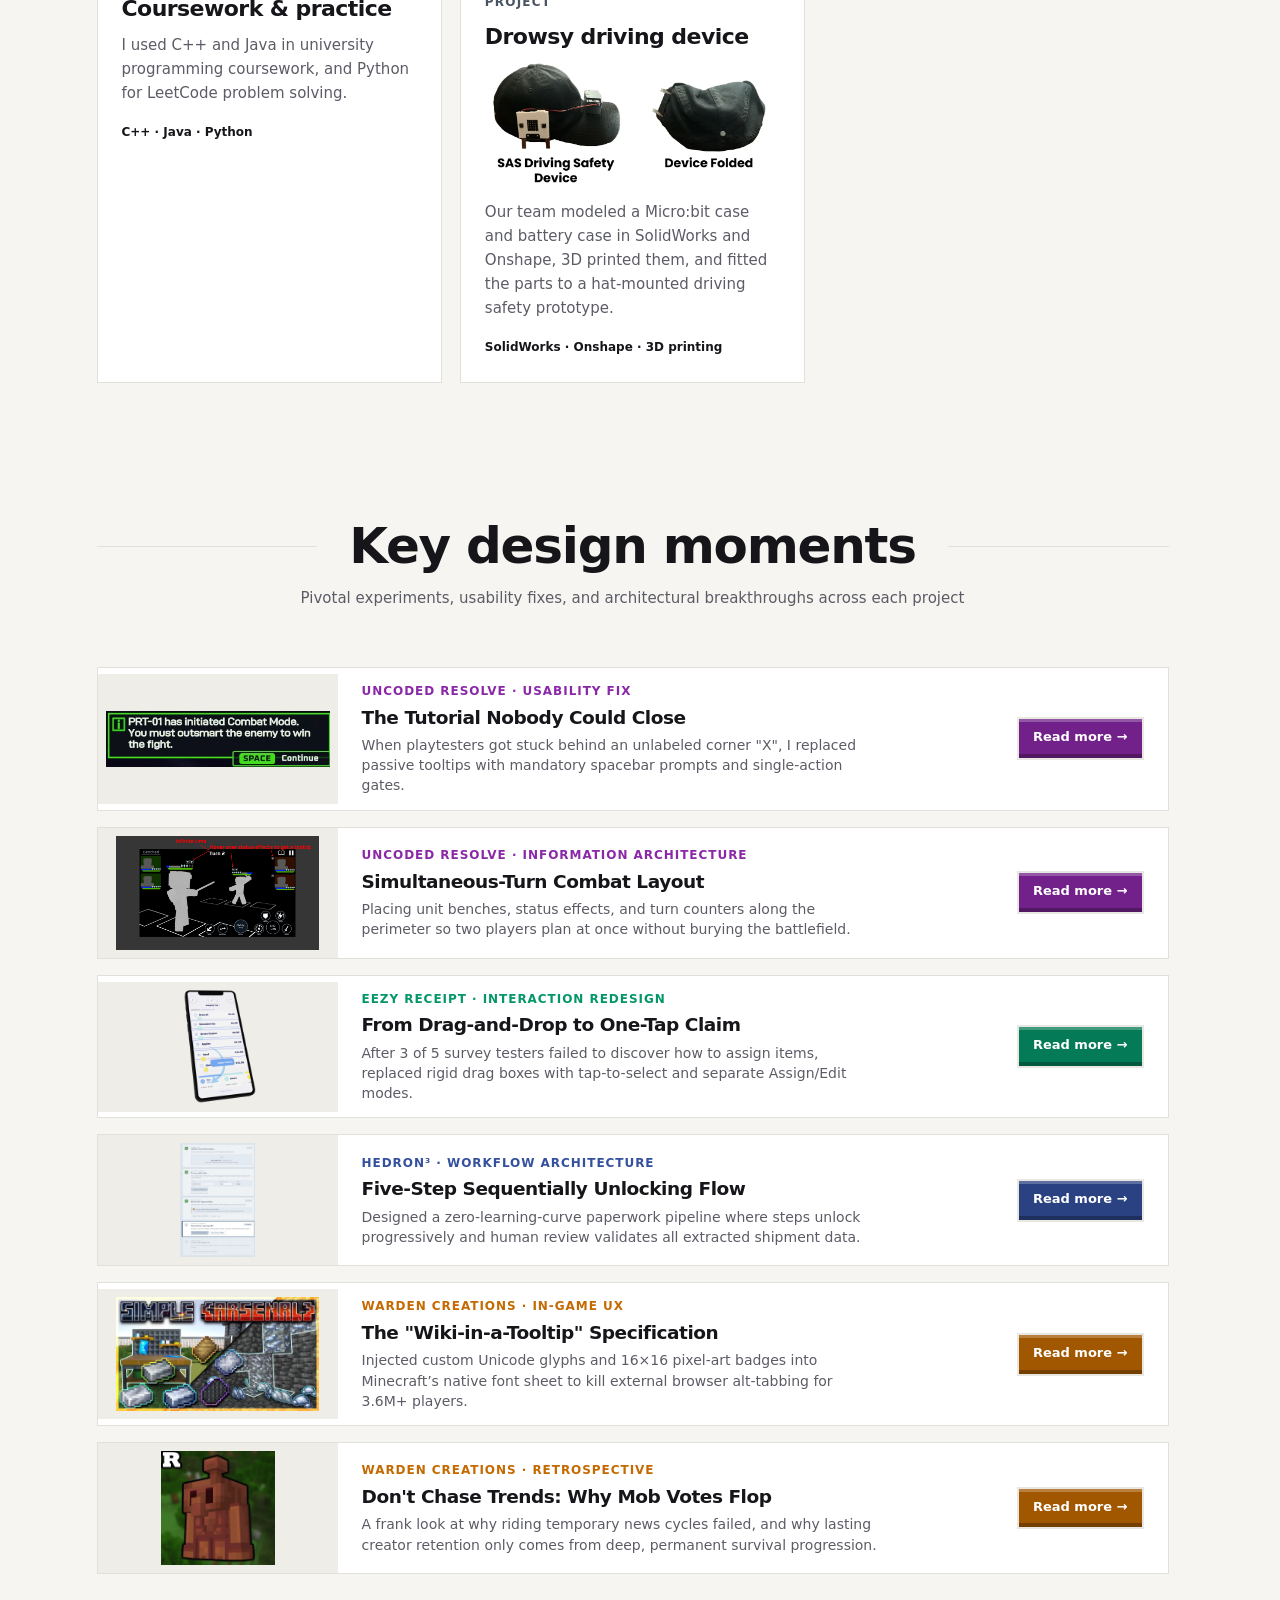
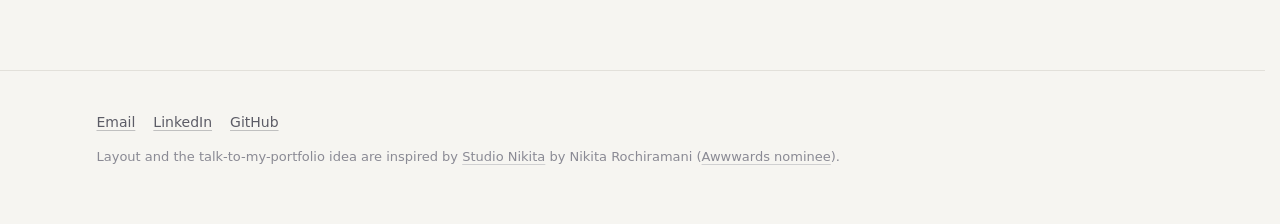
<file: work.html>
<!doctype html>
<html lang="en">
<head>
  <meta charset="utf-8">
  <meta name="color-scheme" content="light dark">
  <!-- Match the page canvas before external CSS arrives, including during navigation. -->
  <style>
    html { background: #f6f5f1; }
    @media (prefers-color-scheme: dark) { html { background: #0d0d10; } }
  </style>
  <meta name="viewport" content="width=device-width, initial-scale=1">
  <title>Work · Leifeng Chen</title>
  <meta name="description" content="Case studies by Leifeng Chen: game UI, mobile usability, and brand design, with the process behind each one.">
  <meta property="og:image" content="assets/img/ur/cover.webp">
  <link rel="icon" type="image/webp" href="assets/img/me.webp?v=20260925c">
  <link rel="shortcut icon" type="image/webp" href="assets/img/me.webp?v=20260925c">
  <link rel="apple-touch-icon" href="assets/img/me.webp?v=20260925c">
  <link rel="stylesheet" href="assets/style.css?v=20260929s">
  <!-- Pages slide into each other in site order (style.css, "Page slides") -->
  <style>@media (prefers-reduced-motion: no-preference) { @view-transition { navigation: auto; } }</style>
  <!-- Hold the first frame until #page-end (after the scripts) is parsed, so the slide starts from the finished page -->
  <link rel="expect" href="#page-end" blocking="render">
</head>
<body>
<a class="skip" href="#main">Skip to content</a>
<header class="site-header">
  <div class="wrap">
    <a class="brand" href="./"><img class="mark" src="assets/img/me.webp?v=20260925c" alt="Leifeng Chen" width="32" height="32">Leifeng Chen</a>
    <nav class="view-toggle" aria-label="Switch view">
      <a href="./"><svg viewBox="0 0 24 24" fill="none" stroke="currentColor" stroke-width="2" stroke-linecap="round" stroke-linejoin="round" aria-hidden="true"><path d="M21 12a8 8 0 0 1-11.6 7.1L4 20l1-4.6A8 8 0 1 1 21 12z"/></svg><span>Ask me</span></a>
      <a href="work.html" aria-current="page"><svg viewBox="0 0 24 24" fill="none" stroke="currentColor" stroke-width="2" stroke-linejoin="round" aria-hidden="true"><rect x="3" y="3" width="7.5" height="7.5" rx="0"/><rect x="13.5" y="3" width="7.5" height="7.5" rx="0"/><rect x="3" y="13.5" width="7.5" height="7.5" rx="0"/><rect x="13.5" y="13.5" width="7.5" height="7.5" rx="0"/></svg><span>Grid</span></a>
    </nav>
  </div>
</header>

<main id="main">
  <section class="wrap classic-hero">
    <h1 class="display hero-title"><span>I</span> <span>design</span> <span>things</span> <span>people</span> <span>use,</span><br> <span>then</span> <span>watch</span> <span>where</span> <span>they</span> <span>get</span> <span>stuck.</span></h1>
    <p class="lede">I've been designing for real users since I was a kid building Minecraft maps for my best friend. Since then I've shipped Minecraft add-ons with 3.6M+ downloads, grown a YouTube channel to 64K+ subscribers, and designed a tactics game, a receipt-splitting app, and a startup's brand. These case studies show the mockups, the feedback, and the fixes behind each one.</p>
  </section>

  <section class="wrap" id="work">
    <div class="section-head">
      <h2 class="h2">Selected work</h2>
    </div>
    <div class="bento">
      <a class="tile tile-ur theme-ur" href="uncoded-resolve.html">
        <div>
          <p class="eyebrow" style="--eyebrow:#d868ee">Simultaneous-Turn Tactics UI</p>
          <h3>Uncoded Resolve</h3>
          <p>The HUD, icons, and colors for a tactics game, and the tutorial players couldn't close.</p>
        </div>
        <div class="tile-img"><img src="assets/img/ur/final-combat-7.webp" alt="" width="1600" height="900"><svg class="tile-slant" viewBox="0 0 1000 22" preserveAspectRatio="none" aria-hidden="true" focusable="false"><path class="cut" d="M0 0H1000V21L0 1.5Z"/><path class="line" d="M0 1.5L1000 21"/></svg></div>
        <span class="view">View case study</span>
      </a>
      <a class="tile tile-ez theme-ez" href="eezy-receipt.html">
        <div>
          <p class="eyebrow" style="--eyebrow:#34d399">Mobile Usability Redesign</p>
          <h3>Eezy Receipt</h3>
          <p>A receipt-splitting app where claiming your items is one tap.</p>
        </div>
        <div class="tile-img"><img src="assets/img/ez/screen-3.webp" alt="" width="1200" height="1200"><svg class="tile-slant" viewBox="0 0 1000 22" preserveAspectRatio="none" aria-hidden="true" focusable="false"><path class="cut" d="M0 0H1000V21L0 1.5Z"/><path class="line" d="M0 1.5L1000 21"/></svg></div>
        <span class="view">View case study</span>
      </a>
      <a class="tile tile-hd theme-hd" href="hedron.html">
        <div>
          <p class="eyebrow" style="--eyebrow:#a9b9f2">B2B Workflow &amp; Brand Identity</p>
          <h3>Hedron³</h3>
          <p>A logo, business card, and a five-step guided workflow for the startup I co-founded.</p>
        </div>
        <div class="tile-img"><img src="assets/img/hd/card-back.webp" alt="" width="1200" height="721"><svg class="tile-slant" viewBox="0 0 1000 22" preserveAspectRatio="none" aria-hidden="true" focusable="false"><path class="cut" d="M0 0H1000V21L0 1.5Z"/><path class="line" d="M0 1.5L1000 21"/></svg></div>
        <span class="view">View case study</span>
      </a>
      <a class="tile tile-wc theme-wc" href="warden-creations.html">
        <div>
          <p class="eyebrow" style="--eyebrow:#ffc978">Game UX &amp; Distribution for 3.6M+ Players</p>
          <h3>Warden Creations</h3>
          <p>In-game tooltip UX, 17.7% peak CTR thumbnails, and shipping updates to 3.6M+ players.</p>
        </div>
        <div class="tile-img"><img src="assets/img/yt/simple-arsenal.webp" alt="" width="960" height="540"><svg class="tile-slant" viewBox="0 0 1000 22" preserveAspectRatio="none" aria-hidden="true" focusable="false"><path class="cut" d="M0 0H1000V21L0 1.5Z"/><path class="line" d="M0 1.5L1000 21"/></svg></div>
        <span class="view">View case study</span>
      </a>
    </div>
  </section>

  <section class="wrap" id="about">
    <div class="section-head"><h2 class="h2">About</h2></div>
    <div class="about">
      <div class="about-main">
        <div class="prose">
          <p>I'm a third-year Computer Science student at UC Santa Barbara, and I work where design meets engineering. I work on the Daily Nexus's native iOS and Android apps, and I co-founded <a href="hedron.html">Hedron³</a>, a two-person startup automating export paperwork.</p>
          <p>Most of my design sense comes from shipping to a large audience and reading what came back: 1,100+ comment replies, a 6,000-member Discord, and a running list of player suggestions that shaped every update. I care about elegant design: only what's necessary, grounded in conventions people already understand.</p>
          <p>I haven't studied in a design program or run a formal usability study yet. Learning those methods from experienced designers and researchers is what I want next.</p>
        </div>
        <h3 style="margin-top:40px">Contact</h3>
        <div class="contact-grid">
          <div class="contact-card c-email">
            <span class="contact-icon"><svg aria-hidden="true"><use href="assets/icons/sprite.svg?v=2#mail"/></svg></span>
            <a class="contact-text" href="mailto:leifengchen123@gmail.com"><b>Email</b><small>leifengchen123@gmail.com</small></a>
            <button class="contact-copy" type="button" data-copy="leifengchen123@gmail.com" aria-label="Copy email address" title="Copy email address"><svg class="i-copy" aria-hidden="true"><use href="assets/icons/sprite.svg?v=2#copy"/></svg><svg class="i-check" aria-hidden="true"><use href="assets/icons/sprite.svg?v=2#check"/></svg></button>
          </div>
          <div class="contact-card c-linkedin">
            <span class="contact-icon"><svg aria-hidden="true"><use href="assets/icons/sprite.svg?v=2#linkedin"/></svg></span>
            <a class="contact-text" href="https://www.linkedin.com/in/leifengchen" target="_blank" rel="noopener noreferrer"><b>LinkedIn</b><small>in/leifengchen</small></a>
            <span class="contact-go"><svg aria-hidden="true"><use href="assets/icons/sprite.svg?v=2#arrow-up-right"/></svg></span>
          </div>
          <div class="contact-card c-github">
            <span class="contact-icon"><svg aria-hidden="true"><use href="assets/icons/sprite.svg?v=2#github"/></svg></span>
            <a class="contact-text" href="https://github.com/Redstoneweewee" target="_blank" rel="noopener noreferrer"><b>GitHub</b><small>@Redstoneweewee</small></a>
            <span class="contact-go"><svg aria-hidden="true"><use href="assets/icons/sprite.svg?v=2#arrow-up-right"/></svg></span>
          </div>
          <div class="contact-card c-youtube">
            <span class="contact-icon"><svg aria-hidden="true"><use href="assets/icons/sprite.svg?v=2#youtube"/></svg></span>
            <a class="contact-text" href="https://www.youtube.com/@warden-creations" target="_blank" rel="noopener noreferrer"><b>YouTube</b><small>@warden-creations · 64.7K subscribers</small></a>
            <span class="contact-go"><svg aria-hidden="true"><use href="assets/icons/sprite.svg?v=2#arrow-up-right"/></svg></span>
          </div>
        </div>
      </div>
      <div class="toolkit">
        <h3>Toolkit</h3>
        <div class="toolkit-tip">
          <p class="toolkit-note">Click these to see where I used them</p>
          <svg class="toolkit-arrow" aria-hidden="true"><path/></svg>
        </div>
        <div class="toolkit-groups">
          <div class="toolkit-group">
            <h4>Languages &amp; Web Basics</h4>
            <div class="toolkit-chips">
              <a class="tool-chip" href="?skill=C%2B%2B#coursework"><svg class="chip-icon" aria-hidden="true"><use href="assets/icons/sprite.svg?v=2#cplusplus"/></svg> C++</a>
              <a class="tool-chip" href="?skill=C%23#cable-conundrum"><svg class="chip-icon" aria-hidden="true"><use href="assets/icons/sprite.svg?v=2#dotnet"/></svg> C#</a>
              <a class="tool-chip" href="?skill=Java#coursework"><svg class="chip-icon" aria-hidden="true"><use href="assets/icons/sprite.svg?v=2#openjdk"/></svg> Java</a>
              <a class="tool-chip" href="eezy-receipt.html?skill=TypeScript#engineering" data-tip-target><svg class="chip-icon" aria-hidden="true"><use href="assets/icons/sprite.svg?v=2#typescript"/></svg> TypeScript</a>
              <a class="tool-chip" href="hedron.html?skill=JavaScript#tools"><svg class="chip-icon" aria-hidden="true"><use href="assets/icons/sprite.svg?v=2#javascript"/></svg> JavaScript</a>
              <a class="tool-chip" href="?skill=Python#coursework"><svg class="chip-icon" aria-hidden="true"><use href="assets/icons/sprite.svg?v=2#python"/></svg> Python</a>
              <a class="tool-chip" href="?skill=Swift#daily-nexus"><svg class="chip-icon" aria-hidden="true"><use href="assets/icons/sprite.svg?v=2#swift"/></svg> Swift</a>
              <a class="tool-chip" href="?skill=Kotlin#daily-nexus"><svg class="chip-icon" aria-hidden="true"><use href="assets/icons/sprite.svg?v=2#kotlin"/></svg> Kotlin</a>
              <a class="tool-chip" href="eezy-receipt.html?skill=SQL#engineering"><svg class="chip-icon" aria-hidden="true"><use href="assets/icons/sprite.svg?v=2#postgresql"/></svg> SQL</a>
              <a class="tool-chip" href="hedron.html?skill=HTML#tools"><svg class="chip-icon" aria-hidden="true"><use href="assets/icons/sprite.svg?v=2#html5"/></svg> HTML5</a>
              <a class="tool-chip" href="hedron.html?skill=CSS#tools"><svg class="chip-icon" aria-hidden="true"><use href="assets/icons/sprite.svg?v=2#css3"/></svg> CSS3</a>
              <a class="tool-chip" href="warden-creations.html?skill=JSON#production-toolkit"><svg class="chip-icon" aria-hidden="true"><use href="assets/icons/sprite.svg?v=2#json"/></svg> JSON</a>
            </div>
          </div>
          <div class="toolkit-group">
            <h4>Apps, Frameworks &amp; Developer Workflow</h4>
            <div class="toolkit-chips">
              <a class="tool-chip" href="eezy-receipt.html?skill=React#engineering"><svg class="chip-icon" aria-hidden="true"><use href="assets/icons/sprite.svg?v=2#react"/></svg> React</a>
              <a class="tool-chip" href="eezy-receipt.html?skill=React%20Native#engineering"><svg class="chip-icon" aria-hidden="true"><use href="assets/icons/sprite.svg?v=2#react"/></svg> React Native</a>
              <a class="tool-chip" href="eezy-receipt.html?skill=Expo#engineering"><svg class="chip-icon" aria-hidden="true"><use href="assets/icons/sprite.svg?v=2#expo"/></svg> Expo</a>
              <a class="tool-chip" href="eezy-receipt.html?skill=Vite#engineering"><svg class="chip-icon" aria-hidden="true"><use href="assets/icons/sprite.svg?v=2#vite"/></svg> Vite</a>
              <a class="tool-chip" href="eezy-receipt.html?skill=Tailwind%20CSS#engineering"><svg class="chip-icon" aria-hidden="true"><use href="assets/icons/sprite.svg?v=2#tailwindcss"/></svg> Tailwind CSS</a>
              <a class="tool-chip" href="eezy-receipt.html?skill=NativeWind#engineering">NativeWind</a>
              <a class="tool-chip" href="eezy-receipt.html?skill=Supabase#engineering"><svg class="chip-icon" aria-hidden="true"><use href="assets/icons/sprite.svg?v=2#supabase"/></svg> Supabase</a>
              <a class="tool-chip" href="?skill=WordPress#daily-nexus"><svg class="chip-icon" aria-hidden="true"><use href="assets/icons/sprite.svg?v=2#wordpress"/></svg> WordPress</a>
              <a class="tool-chip" href="eezy-receipt.html?skill=Vercel#engineering"><svg class="chip-icon" aria-hidden="true"><use href="assets/icons/sprite.svg?v=2#vercel"/></svg> Vercel</a>
              <a class="tool-chip" href="eezy-receipt.html?skill=Git#engineering"><svg class="chip-icon" aria-hidden="true"><use href="assets/icons/sprite.svg?v=2#git"/></svg> Git</a>
              <a class="tool-chip" href="eezy-receipt.html?skill=GitHub#engineering"><svg class="chip-icon" aria-hidden="true"><use href="assets/icons/sprite.svg?v=2#github"/></svg> GitHub</a>
              <a class="tool-chip" href="eezy-receipt.html?skill=GitHub%20Actions#engineering"><svg class="chip-icon" aria-hidden="true"><use href="assets/icons/sprite.svg?v=2#githubactions"/></svg> GitHub Actions</a>
              <a class="tool-chip" href="eezy-receipt.html?skill=VS%20Code#engineering"><svg class="chip-icon" aria-hidden="true"><use href="assets/icons/sprite.svg?v=2#visualstudiocode"/></svg> VS Code</a>
              <a class="tool-chip" href="?skill=Chrome%20Extensions%20API#flashprep"><svg class="chip-icon" aria-hidden="true"><use href="assets/icons/sprite.svg?v=2#googlechrome"/></svg> Chrome Extensions API</a>
            </div>
          </div>
          <div class="toolkit-group">
            <h4>Games, Testing &amp; AI</h4>
            <div class="toolkit-chips">
              <a class="tool-chip" href="uncoded-resolve.html?skill=Unity#prototype"><svg class="chip-icon" aria-hidden="true"><use href="assets/icons/sprite.svg?v=2#unity"/></svg> Unity</a>
              <a class="tool-chip" href="uncoded-resolve.html?skill=Unity%20Test%20Framework#engineering"><svg class="chip-icon" aria-hidden="true"><use href="assets/icons/sprite.svg?v=2#unity"/></svg> Unity Test Framework</a>
              <a class="tool-chip" href="uncoded-resolve.html?skill=PyTorch#engineering"><svg class="chip-icon" aria-hidden="true"><use href="assets/icons/sprite.svg?v=2#pytorch"/></svg> PyTorch</a>
              <a class="tool-chip" href="uncoded-resolve.html?skill=ONNX#engineering"><svg class="chip-icon" aria-hidden="true"><use href="assets/icons/sprite.svg?v=2#onnx"/></svg> ONNX</a>
              <a class="tool-chip" href="eezy-receipt.html?skill=OpenAI%20API#engineering"><svg class="chip-icon" aria-hidden="true"><use href="assets/icons/sprite.svg?v=2#openai"/></svg> OpenAI API</a>
              <a class="tool-chip" href="eezy-receipt.html?skill=Google%20Cloud%20Vision#engineering"><svg class="chip-icon" aria-hidden="true"><use href="assets/icons/sprite.svg?v=2#googlecloud"/></svg> Google Cloud Vision</a>
              <a class="tool-chip" href="?skill=Gemini#flashprep"><svg class="chip-icon" aria-hidden="true"><use href="assets/icons/sprite.svg?v=2#googlegemini"/></svg> Gemini</a>
              <a class="tool-chip" href="uncoded-resolve.html?skill=Reinforcement%20learning#engineering">Reinforcement learning</a>
            </div>
          </div>
          <div class="toolkit-group">
            <h4>Design, 3D &amp; Media</h4>
            <div class="toolkit-chips">
              <a class="tool-chip" href="eezy-receipt.html?skill=Figma#figma-flow"><svg class="chip-icon" aria-hidden="true"><use href="assets/icons/sprite.svg?v=2#figma"/></svg> Figma</a>
              <a class="tool-chip" href="uncoded-resolve.html?skill=Photoshop#tools"><svg class="chip-icon" aria-hidden="true"><use href="assets/icons/sprite.svg?v=2#photoshop"/></svg> Photoshop</a>
              <a class="tool-chip" href="uncoded-resolve.html?skill=Paint.net#tools"><img src="assets/icons/paint-net.webp" alt="" width="15" height="15" loading="lazy" decoding="async"> Paint.NET</a>
              <a class="tool-chip" href="warden-creations.html?skill=Canva#production-toolkit"><svg class="chip-icon" aria-hidden="true"><use href="assets/icons/sprite.svg?v=2#canva"/></svg> Canva</a>
              <a class="tool-chip" href="uncoded-resolve.html?skill=Blockbench#tools"><svg class="chip-icon" aria-hidden="true"><use href="assets/icons/sprite.svg?v=2#blockbench"/></svg> Blockbench</a>
              <a class="tool-chip" href="warden-creations.html?skill=DaVinci%20Resolve#production-toolkit"><svg class="chip-icon" aria-hidden="true"><use href="assets/icons/sprite.svg?v=2#davinciresolve"/></svg> DaVinci Resolve, Fusion &amp; Fairlight</a>
              <a class="tool-chip" href="warden-creations.html?skill=OBS%20Studio#production-toolkit"><svg class="chip-icon" aria-hidden="true"><use href="assets/icons/sprite.svg?v=2#obsstudio"/></svg> OBS Studio</a>
              <a class="tool-chip" href="?skill=SolidWorks#drowsy-driving"><svg class="chip-icon" aria-hidden="true"><use href="assets/icons/sprite.svg?v=2#dassaultsystemes"/></svg> SolidWorks</a>
              <a class="tool-chip" href="?skill=Onshape#drowsy-driving">Onshape</a>
            </div>
          </div>
        </div>
      </div>
    </div>
  </section>

  <section class="wrap" id="more-work">
    <div class="section-head">
      <h2 class="h2">More engineering work</h2>
      <p>Smaller projects and ongoing work behind the toolkit</p>
    </div>
    <div class="proof-grid">
      <article class="proof-card" id="daily-nexus">
        <span class="proof-label">Mobile · ongoing</span>
        <h3>Daily Nexus</h3>
        <p>I work on the campus newspaper's separate iOS and Android apps in Swift and Kotlin. I'm building Daily Digest against the newsroom's WordPress REST API.</p>
        <span class="proof-tools">Swift · Kotlin · WordPress API</span>
      </article>
      <article class="proof-card" id="cable-conundrum">
        <span class="proof-label">Solo game · 2024–25</span>
        <h3>Cable Conundrum</h3>
        <p>I hand-wrote the C# gameplay for this Unity puzzle game, including cable routing, level progression, and a tutorial, then published web and Windows builds.</p>
        <span class="proof-tools">C# · Unity</span>
        <div class="proof-links"><a href="https://warden-creations.itch.io/cable-conundrum" target="_blank" rel="noopener">Play the game ↗</a><a href="https://github.com/Redstoneweewee/Cable-Conundrum" target="_blank" rel="noopener">Source ↗</a></div>
      </article>
      <article class="proof-card" id="flashprep">
        <span class="proof-label">Browser extension · 2024–25</span>
        <h3>FlashPrep</h3>
        <p>I led a team building a client-side Chrome extension that turns web content into flashcards with Gemini. I worked on the JavaScript and Chrome Extensions API implementation.</p>
        <span class="proof-tools">JavaScript · Chrome Extensions API · Gemini</span>
      </article>
      <article class="proof-card" id="coursework">
        <span class="proof-label">Computer science · UCSB</span>
        <h3>Coursework &amp; practice</h3>
        <p>I used C++ and Java in university programming coursework, and Python for LeetCode problem solving.</p>
        <span class="proof-tools">C++ · Java · Python</span>
      </article>
      <article class="proof-card" id="drowsy-driving">
        <span class="proof-label">High school engineering · team project</span>
        <h3>Drowsy driving device</h3>
        <img class="proof-image" src="assets/img/drowsy-driving-device.webp" alt="Prototype hat with a Micro:bit sensor case mounted to the side and a battery case on the brim" loading="lazy" decoding="async" width="1000" height="425">
        <p>Our team modeled a Micro:bit case and battery case in SolidWorks and Onshape, 3D printed them, and fitted the parts to a hat-mounted driving safety prototype.</p>
        <span class="proof-tools">SolidWorks · Onshape · 3D printing</span>
      </article>
    </div>
  </section>

  <section class="wrap" id="deep-dives" style="margin-top:96px">
    <div class="section-head">
      <h2 class="h2">Key design moments</h2>
      <p>Pivotal experiments, usability fixes, and architectural breakthroughs across each project</p>
    </div>
    <div class="impact-banners">
      <!-- Uncoded Resolve 1 -->
      <a class="banner theme-ur" href="uncoded-resolve.html#tutorial">
        <div class="banner-img"><img src="assets/img/ur/tutorial-after.webp" alt="Labeled SPACE Continue button replacing small X" loading="lazy" width="800" height="450"></div>
        <div class="banner-content">
          <div class="banner-eyebrow">Uncoded Resolve · Usability Fix</div>
          <h3>The Tutorial Nobody Could Close</h3>
          <p>When playtesters got stuck behind an unlabeled corner "X", I replaced passive tooltips with mandatory spacebar prompts and single-action gates.</p>
        </div>
        <span class="banner-action">Read more</span>
      </a>

      <!-- Uncoded Resolve 2 -->
      <a class="banner theme-ur" href="uncoded-resolve.html#layout">
        <div class="banner-img"><img src="assets/img/ur/hud-v2-annotated.webp" alt="Annotated combat HUD regions" loading="lazy" width="800" height="450"></div>
        <div class="banner-content">
          <div class="banner-eyebrow">Uncoded Resolve · Information Architecture</div>
          <h3>Simultaneous-Turn Combat Layout</h3>
          <p>Placing unit benches, status effects, and turn counters along the perimeter so two players plan at once without burying the battlefield.</p>
        </div>
        <span class="banner-action">Read more</span>
      </a>

      <!-- Eezy Receipt 1 -->
      <a class="banner theme-ez" href="eezy-receipt.html#redesign">
        <div class="banner-img"><img src="assets/img/ez/screen-3.webp" alt="Redesigned receipt room with Claim items button" loading="lazy" width="800" height="450"></div>
        <div class="banner-content">
          <div class="banner-eyebrow">Eezy Receipt · Interaction Redesign</div>
          <h3>From Drag-and-Drop to One-Tap Claim</h3>
          <p>After 3 of 5 survey testers failed to discover how to assign items, replaced rigid drag boxes with tap-to-select and separate Assign/Edit modes.</p>
        </div>
        <span class="banner-action">Read more</span>
      </a>

      <!-- Hedron3 1 -->
      <a class="banner theme-hd" href="hedron.html#workflow">
        <div class="banner-img"><img src="assets/img/hd/flow-step-5.webp" alt="Progressive five-step workflow mockup" loading="lazy" width="800" height="450"></div>
        <div class="banner-content">
          <div class="banner-eyebrow">Hedron³ · Workflow Architecture</div>
          <h3>Five-Step Sequentially Unlocking Flow</h3>
          <p>Designed a zero-learning-curve paperwork pipeline where steps unlock progressively and human review validates all extracted shipment data.</p>
        </div>
        <span class="banner-action">Read more</span>
      </a>

      <!-- Warden Creations 1 -->
      <a class="banner theme-wc" href="warden-creations.html#tooltips">
        <div class="banner-img"><img src="assets/img/yt/simple-arsenal.webp" alt="In-game weapon stats and tooltip badges" loading="lazy" width="800" height="450"></div>
        <div class="banner-content">
          <div class="banner-eyebrow">Warden Creations · In-Game UX</div>
          <h3>The "Wiki-in-a-Tooltip" Specification</h3>
          <p>Injected custom Unicode glyphs and 16×16 pixel-art badges into Minecraft’s native font sheet to kill external browser alt-tabbing for 3.6M+ players.</p>
        </div>
        <span class="banner-action">Read more</span>
      </a>

      <!-- Warden Creations 2 -->
      <a class="banner theme-wc" href="warden-creations.html#flops">
        <div class="banner-img"><img src="assets/img/wc/copper-golem.webp" alt="Copper Golem add-on cover art" loading="lazy" width="500" height="500"></div>
        <div class="banner-content">
          <div class="banner-eyebrow">Warden Creations · Retrospective</div>
          <h3>Don't Chase Trends: Why Mob Votes Flop</h3>
          <p>A frank look at why riding temporary news cycles failed, and why lasting creator retention only comes from deep, permanent survival progression.</p>
        </div>
        <span class="banner-action">Read more</span>
      </a>
    </div>
  </section>
</main>

<footer class="site-footer">
  <div class="wrap">
    <span class="links"><a href="mailto:leifengchen123@gmail.com">Email</a><a href="https://www.linkedin.com/in/leifengchen" target="_blank" rel="noopener noreferrer">LinkedIn</a><a href="https://github.com/Redstoneweewee" target="_blank" rel="noopener noreferrer">GitHub</a></span>
    <span class="credit">Layout and the talk-to-my-portfolio idea are inspired by <a href="https://www.studio-nikita.com/" target="_blank" rel="noopener noreferrer">Studio Nikita</a> by Nikita Rochiramani (<a href="https://www.awwwards.com/sites/studio-nikita" target="_blank" rel="noopener noreferrer">Awwwards nominee</a>).</span>
  </div>
</footer>
<script src="assets/site.js?v=20260929g"></script>
<div id="page-end" hidden></div>
</body>
</html>
</file>
<file: assets/style.css>
/* Layout and chat concept inspired by Studio Nikita (Nikita Rochiramani), studio-nikita.com */

/* ---------- Tokens ---------- */
:root {
  --bg: #f6f5f1;
  --surface: #ffffff;
  --raised: #efede7;
  --text: #16161a;
  --muted: #5c5c66;
  --faint: #8a8a94;
  --line: #e2e0da;
  --accent: #495362;
  --accent-soft: #e7e9ed;
  --accent-ink: #343c48;
  --user: #495362;
  --user-ink: #ffffff;
  --shadow: 0 1px 2px rgba(20, 20, 30, .05), 0 8px 24px rgba(20, 20, 30, .07);
  --btn-mix: 82%; /* beveled buttons darken the accent in light mode for white text */
  --btn-ink: #ffffff;
  --btn-edge: #e9e7e1; /* light mode outlines buttons in a very pale warm gray */
  --bevel-hi: rgba(255, 255, 255, .55); /* top highlight on neutral beveled buttons */
  --btn-hover: #ffffff; /* neutral beveled button, hovered */
  --bevel: inset 0 -4px 0 rgba(0, 0, 0, .16), inset 0 3px 0 var(--bevel-hi);
  --bevel-sm: inset 0 -3px 0 rgba(0, 0, 0, .16), inset 0 2px 0 var(--bevel-hi);
  --bevel-accent: inset 0 -4px 0 rgba(0, 0, 0, .28), inset 0 3px 0 rgba(255, 255, 255, .24);
  --bevel-pressed: inset 0 3px 0 rgba(0, 0, 0, .2);
  --wrap: 1120px;
  --prose: 680px;
  --tile-ink: #16161a; /* text on case study tiles and chat cards */
  --font: system-ui, -apple-system, "Segoe UI", Roboto, "Helvetica Neue", Arial, sans-serif;
  color-scheme: light;
}
:root[data-theme="dark"] {
  --bg: #0d0d10;
  --surface: #17171c;
  --raised: #1f1f26;
  --text: #f0f0f3;
  --muted: #a5a5b0;
  --faint: #74747f;
  --line: #2a2a32;
  --accent: #c6dcfe;
  --accent-soft: #13274a;
  --accent-ink: #cfe2ff;
  --user: #c6dcfe;
  --user-ink: #06142b;
  --shadow: 0 1px 2px rgba(0, 0, 0, .35), 0 10px 30px rgba(0, 0, 0, .35);
  --btn-mix: 100%;
  --btn-ink: #111114;
  --btn-edge: #000000;
  --tile-ink: #ffffff;
  --bevel-hi: rgba(255, 255, 255, .08);
  --btn-hover: #292931;
  color-scheme: dark;
}
@media (prefers-color-scheme: dark) {
  :root:not([data-theme="light"]) {
    --bg: #0d0d10;
    --surface: #17171c;
    --raised: #1f1f26;
    --text: #f0f0f3;
    --muted: #a5a5b0;
    --faint: #74747f;
    --line: #2a2a32;
    --accent: #c6dcfe;
    --accent-soft: #13274a;
    --accent-ink: #cfe2ff;
    --user: #c6dcfe;
    --user-ink: #06142b;
    --shadow: 0 1px 2px rgba(0, 0, 0, .35), 0 10px 30px rgba(0, 0, 0, .35);
    --btn-mix: 100%;
    --btn-ink: #111114;
    --btn-edge: #000000;
    --tile-ink: #ffffff;
    --bevel-hi: rgba(255, 255, 255, .08);
    --btn-hover: #292931;
    color-scheme: dark;
  }
}
/* View toggle (Ask me / Grid): two beveled buttons (see Beveled buttons); the current view is filled */
.view-toggle { display: inline-flex; gap: 6px; }
.view-toggle a {
  display: flex; align-items: center; gap: 7px; padding: 6px 13px 9px;
  font-size: 14px; font-weight: 600; text-decoration: none;
}
.view-toggle svg { width: 16px; height: 16px; }

/* Per-project accents (used on case study pages and cards); --tile is the Grid tile / chat card background,
   --tile-deep the dark shade behind their pictures (it shows around transparent art like the Eezy Receipt phone) */
.theme-ur { --accent: #8b28a8; --accent-soft: #faedff; --accent-ink: #58186c; --tile: #faedff; --tile-deep: #230d2d; }
.theme-ez { --accent: #059669; --accent-soft: #ecfdf5; --accent-ink: #064e3b; --tile: #ecfdf5; --tile-deep: #07261a; }
.theme-hd { --accent: #34509e; --accent-soft: #e6ebf8; --accent-ink: #243a7c; --tile: #e6ebf8; --tile-deep: #1a2140; }
.theme-wc { --accent: #c46a00; --accent-soft: #fef3c7; --accent-ink: #803b00; --tile: #fef3c7; --tile-deep: #2b1c07; }
:root[data-theme="dark"] .theme-ur { --accent: #d868ee; --accent-soft: #2e1038; --accent-ink: #f5d6ff; --tile: #230d2d; }
:root[data-theme="dark"] .theme-ez { --accent: #34d399; --accent-soft: #092a1d; --accent-ink: #d1fae5; --tile: #07261a; }
:root[data-theme="dark"] .theme-hd { --accent: #93a8f0; --accent-soft: #1a2242; --accent-ink: #d3dcfa; --tile: #1a2140; }
:root[data-theme="dark"] .theme-wc { --accent: #f59e0b; --accent-soft: #2e1d08; --accent-ink: #fde68a; --tile: #2b1c07; }
@media (prefers-color-scheme: dark) {
  :root:not([data-theme="light"]) .theme-ur { --accent: #d868ee; --accent-soft: #2e1038; --accent-ink: #f5d6ff; --tile: #230d2d; }
  :root:not([data-theme="light"]) .theme-ez { --accent: #34d399; --accent-soft: #092a1d; --accent-ink: #d1fae5; --tile: #07261a; }
  :root:not([data-theme="light"]) .theme-hd { --accent: #93a8f0; --accent-soft: #1a2242; --accent-ink: #d3dcfa; --tile: #1a2140; }
  :root:not([data-theme="light"]) .theme-wc { --accent: #f59e0b; --accent-soft: #2e1d08; --accent-ink: #fde68a; --tile: #2b1c07; }
}

/* ---------- Base ---------- */
*, *::before, *::after { box-sizing: border-box; }
/* Always reserve the scrollbar's space, so the header holds still between short pages (Ask me) and long ones (Grid) */
html { -webkit-text-size-adjust: 100%; scroll-behavior: smooth; scrollbar-gutter: stable; background: var(--bg); }
body {
  margin: 0;
  background: var(--bg);
  color: var(--text);
  font: 400 17px/1.65 var(--font);
  -webkit-font-smoothing: antialiased;
}
img { max-width: 100%; height: auto; display: block; }
a { color: inherit; text-decoration-color: color-mix(in srgb, currentColor 35%, transparent); text-underline-offset: 3px; }
a:hover { text-decoration-color: currentColor; }

/* Inline content links */
.prose a, .lede a, .meta a, .about a, .cs-hero a, .credits a, .bubble p a, .bubble li a {
  color: var(--accent);
  font-weight: 500;
  text-decoration: underline;
  text-decoration-thickness: 1.5px;
  text-decoration-color: color-mix(in srgb, var(--accent) 40%, transparent);
  text-underline-offset: 3px;
  padding: 1px 3px;
  margin: -1px -3px;
  transition: color .2s ease, text-decoration-color .2s ease, text-underline-offset .2s ease, background-color .2s ease;
}
.prose a:hover, .lede a:hover, .meta a:hover, .about a:hover, .cs-hero a:hover, .credits a:hover, .bubble p a:hover, .bubble li a:hover {
  color: var(--accent);
  background-color: var(--accent-soft);
  text-decoration-color: var(--accent);
  text-underline-offset: 5px;
}
:focus-visible { outline: 2px solid var(--accent); outline-offset: 3px; }
h1, h2, h3 { margin: 0; font-weight: 700; letter-spacing: -.025em; }
p { margin: 0 0 1em; }
em, i { font-style: normal; }
button { font: inherit; color: inherit; }
.skip { position: absolute; left: -9999px; }
.skip:focus { left: 16px; top: 12px; background: var(--surface); padding: 8px 12px; z-index: 50; }
.sr-only { position: absolute; width: 1px; height: 1px; overflow: hidden; clip: rect(0 0 0 0); white-space: nowrap; }

.wrap { max-width: var(--wrap); margin: 0 auto; padding-left: 24px; padding-right: 24px; }
.prose { max-width: var(--prose); }

/* Type scale: titles are always the biggest thing on the page, descriptions step down. */
.eyebrow { font-size: 15px; line-height: 1.3; font-weight: 700; letter-spacing: .1em; text-transform: uppercase; color: var(--accent); margin: 0 0 20px; }
.display { font-size: clamp(40px, 7vw, 84px); line-height: 1.02; letter-spacing: -.04em; }
.h1 { font-size: clamp(36px, 5.4vw, 64px); line-height: 1.05; letter-spacing: -.035em; }
.h2 { font-size: clamp(32px, 4.2vw, 50px); line-height: 1.1; }
.h3 { font-size: 22px; line-height: 1.25; letter-spacing: -.015em; }
.lede { font-size: 17px; line-height: 1.6; color: var(--muted); }
.small { font-size: 14px; color: var(--muted); }

.pill {
  display: inline-block; padding: 0 .2em .04em; margin: 0 .02em 0 .04em;
  background: var(--accent-soft); color: var(--accent-ink); box-decoration-break: clone; -webkit-box-decoration-break: clone;
}

/* ---------- Header / footer ---------- */
.site-header {
  position: sticky; top: 0; z-index: 20;
  background: color-mix(in srgb, var(--bg) 86%, transparent);
  backdrop-filter: saturate(1.4) blur(12px);
  border-bottom: 1px solid var(--line);
}
.site-header .wrap { display: flex; align-items: center; justify-content: space-between; height: 64px; gap: 16px; }
.brand { display: flex; align-items: center; gap: 10px; font-weight: 700; letter-spacing: -.02em; text-decoration: none; font-size: 17px; }
/* Back to the view the visitor came from (case study pages) */
.back-btn {
  width: 38px; height: 38px; flex: none; display: grid; place-items: center; text-decoration: none;
}
.back-btn svg { width: 20px; height: 20px; }
.back-btn + .brand { margin-right: auto; }
@media (max-width: 600px) {
  /* Case study headers carry the back chevron too: drop the toggle icons so nothing wraps on a phone */
  .site-header .wrap:has(.back-btn) { gap: 10px; }
  .site-header .wrap:has(.back-btn) .view-toggle svg { display: none; }
  .brand, .view-toggle a { white-space: nowrap; }
}
.brand .mark {
  width: 32px;
  height: 32px;
  object-fit: cover;
  border: 1.5px solid var(--line);
  border-radius: 50%; /* the photo is a circle: the one exception to the site's square corners */
  display: block;
  flex: none;
  background: var(--surface);
}
.nav { display: flex; align-items: center; gap: 22px; font-size: 15px; color: var(--muted); }
.nav a { text-decoration: none; }
.nav a:hover, .nav a[aria-current="page"] { color: var(--text); }
.nav .cta { color: var(--accent); font-weight: 600; }
.icon-btn {
  width: 36px; height: 36px; display: grid; place-items: center; cursor: pointer;
}
.icon-btn svg { width: 18px; height: 18px; }
.theme-toggle .sun { display: none; }
:root[data-theme="dark"] .theme-toggle .sun { display: block; }
:root[data-theme="dark"] .theme-toggle .moon { display: none; }
@media (prefers-color-scheme: dark) {
  :root:not([data-theme="light"]) .theme-toggle .sun { display: block; }
  :root:not([data-theme="light"]) .theme-toggle .moon { display: none; }
}

.site-footer { border-top: 1px solid var(--line); margin-top: 96px; padding: 40px 0 56px; color: var(--muted); font-size: 14px; }
.site-footer .wrap { display: flex; flex-wrap: wrap; justify-content: space-between; gap: 12px 24px; }
.links { display: flex; flex-wrap: wrap; gap: 18px; }
.credit { flex-basis: 100%; color: var(--faint); font-size: 13px; }

/* ---------- Chat home ---------- */
.chat-page { min-height: 100vh; min-height: 100dvh; display: flex; flex-direction: column; }
.chat-main { flex: 1; display: flex; flex-direction: column; width: 100%; max-width: 820px; margin: 0 auto; padding: 0 20px 150px; }
.intro { text-align: center; padding: 11vh 0 28px; transition: opacity .35s ease, transform .35s ease; }
/* The hero title is two lines (a <br> after "use,") at the same size on both home pages, so it may run wider than the chat column */
.intro .display { width: min(1040px, calc(100vw - 32px)); margin-left: calc((100% - min(1040px, calc(100vw - 32px))) / 2); }
@keyframes blink { 0%, 80%, 100% { opacity: .25; transform: translateY(0); } 40% { opacity: 1; transform: translateY(-.06em); } }

.guide { margin-top: 40px; }
.chips { display: flex; flex-wrap: wrap; gap: 10px; justify-content: center; }
.chip {
  padding: 8px 14px 10px; font-size: 14.5px; line-height: 1.3; cursor: pointer; text-align: left;
}
.guide-groups { display: grid; gap: 22px; }
.chip-group-label { font-size: 13.5px; font-weight: 600; letter-spacing: .1em; text-transform: uppercase; color: var(--faint); margin: 0 0 10px; text-align: center; }

.thread { display: flex; flex-direction: column; gap: 18px; padding-top: 28px; }
.msg { display: flex; gap: 12px; align-items: flex-start; animation: rise .35s ease both; }
@keyframes rise { from { opacity: 0; transform: translateY(8px); } to { opacity: 1; transform: none; } }
.msg.user { justify-content: flex-end; }
.msg.user .bubble { background: var(--user); color: var(--user-ink); max-width: 80%; }
.msg.bot .bubble { background: var(--surface); border: 1px solid var(--line); max-width: calc(100% - 52px); box-shadow: var(--shadow); }
/* A line on the side each message comes from: mine on the left in the accent, the visitor's on the right */
.msg.bot .bubble { border-left: 3px solid var(--accent); }
.msg.user .bubble { border-right: 3px solid color-mix(in srgb, var(--user) 55%, #000); }
.bubble { padding: 13px 17px; font-size: 16px; line-height: 1.6; }
.bubble p { margin: 0 0 .7em; }
.bubble p:last-child { margin-bottom: 0; }
.bubble ul, .bubble ol { margin: 0 0 .7em; padding-left: 1.2em; }
.avatar { width: 40px; height: 40px; flex: none; background: var(--raised); object-fit: cover; border-radius: 50%; }
.dots { display: inline-flex; gap: 5px; padding: 4px 0; }
.dots i { width: 7px; height: 7px; background: var(--faint); animation: blink 1.1s infinite ease-in-out; }
.dots i:nth-child(2) { animation-delay: .15s; }
.dots i:nth-child(3) { animation-delay: .3s; }

/* AI Character-by-Character Streaming with Smooth Fade-in */
.ai-word {
  display: inline-block;
  white-space: nowrap;
}
/* Words are inline-blocks, which a link's underline doesn't reach, so linked words carry it themselves */
.bubble a .ai-word { text-decoration: inherit; }

.ai-char {
  display: inline;
  animation: aiCharFade .18s cubic-bezier(0.2, 0.8, 0.4, 1) both;
  will-change: opacity, filter;
}

@keyframes aiCharFade {
  0% {
    opacity: 0;
    filter: blur(2px);
  }
  100% {
    opacity: 1;
    filter: blur(0);
  }
}

.ai-cursor {
  display: inline-block;
  width: 2px;
  height: 1.15em;
  background: var(--accent);
  vertical-align: -0.18em;
  margin-left: 2px;
  margin-right: 1px;
  animation: aiCursorBlink .75s ease-in-out infinite;
}

@keyframes aiCursorBlink {
  0%, 100% { opacity: 1; }
  50% { opacity: 0; }
}

@media (prefers-reduced-motion: reduce) {
  .ai-char {
    animation: none !important;
    opacity: 1 !important;
    filter: none !important;
  }
  .ai-cursor { display: none !important; }
}

.attach { margin-top: 14px; display: grid; gap: 12px; animation: rise .4s cubic-bezier(0.16, 1, 0.3, 1) both; }
.attach.cards { grid-template-columns: repeat(2, minmax(0, 1fr)); }
.mini-card {
  display: flex; flex-direction: column; text-decoration: none; overflow: hidden;
  background: var(--tile, var(--surface)); color: var(--tile-ink); min-height: 100%;
  transition: transform .25s ease;
}
.mini-card:hover { transform: translateY(-2px); }
/* The whole picture, never cropped: most are 16:9, and the rest sit centered on a darker band */
.mini-card img { aspect-ratio: 16 / 9; object-fit: contain; width: 100%; background: var(--tile-deep, color-mix(in srgb, var(--surface) 92%, #000)); }
:root[data-theme="dark"] .mini-card img { background: color-mix(in srgb, var(--tile, #1d1d24) 70%, #000); }
@media (prefers-color-scheme: dark) { :root:not([data-theme="light"]) .mini-card img { background: color-mix(in srgb, var(--tile, #1d1d24) 70%, #000); } }
/* The study's color divides the picture from the text on a slant, like the Grid tiles and the case study banners */
.mini-card > span { position: relative; }
.mini-slant { position: absolute; left: -1px; bottom: calc(100% - 1px); width: calc(100% + 2px); height: auto; overflow: visible; pointer-events: none; }
.mini-card span { padding: 12px 14px 14px; display: flex; flex-direction: column; flex: 1; }
.mini-card .eyebrow {
  font-size: 11px;
  font-weight: 700;
  letter-spacing: .06em;
  text-transform: uppercase;
  color: var(--accent);
  margin: 0 0 5px;
}
.mini-card b { display: block; font-size: 16px; margin-bottom: 4px; }
.mini-card small { display: block; font-size: 13px; opacity: .78; line-height: 1.45; text-wrap: pretty; margin-bottom: auto; }
.mini-card em { display: block; margin-top: 12px; font-size: 13px; font-weight: 600; opacity: .95; }
.attach figure { margin: 0; }
.attach figure img { border: 1px solid var(--line); background: #0b0b10; }
.attach figcaption { font-size: 13px; color: var(--muted); margin-top: 6px; }
.attach.pair { grid-template-columns: 1fr 1fr; }
.attach .video-frame img { border: 0; } /* YouTube posters in answers: the player frame is the border */
.attach .stat-row { display: grid; grid-template-columns: repeat(auto-fit, minmax(120px, 1fr)); gap: 10px; }
.attach .stat-row div { background: var(--raised); padding: 12px; }
.attach .stat-row b { display: block; font-size: 24px; letter-spacing: -.02em; color: var(--accent); }
.attach .stat-row span { font-size: 12.5px; color: var(--muted); line-height: 1.4; display: block; }
.link-row { display: flex; flex-wrap: wrap; gap: 8px; }
.link-row a { font-size: 14px; font-weight: 600; text-decoration: none; padding: 7px 13px 10px; }
.followups { display: flex; flex-wrap: wrap; gap: 8px; margin: 2px 0 0 52px; animation: rise .35s cubic-bezier(0.16, 1, 0.3, 1) both; }
.followups .chip { font-size: 13.5px; padding: 6px 11px 9px; }

.composer-wrap {
  position: fixed; left: 0; right: 0; bottom: 0; z-index: 15;
  padding: 18px 20px calc(18px + env(safe-area-inset-bottom));
  background: linear-gradient(to top, var(--bg) 62%, color-mix(in srgb, var(--bg) 0%, transparent));
}
.composer { max-width: 780px; margin: 0 auto; display: flex; gap: 10px; align-items: center; }
.composer form {
  flex: 1; display: flex; align-items: center; gap: 10px; background: var(--surface); border: 1px solid var(--line);
 padding: 6px 6px 6px 18px; box-shadow: var(--shadow);
}
.composer form:focus-within { border-color: var(--accent); }
.composer input { flex: 1; min-width: 0; border: 0; outline: 0; background: transparent; color: var(--text); font: inherit; font-size: 16px; padding: 8px 0; }
.composer input::placeholder { color: var(--faint); }
.send { width: 40px; height: 40px; display: grid; place-items: center; cursor: pointer; flex: none; }
.send svg { width: 18px; height: 18px; }
.guide-btn { width: 48px; height: 48px; display: grid; place-items: center; cursor: pointer; flex: none; }
.guide-btn svg { width: 20px; height: 20px; }
.guide-panel {
  position: fixed; left: 50%; bottom: 96px; transform: translateX(-50%); z-index: 16; width: min(560px, calc(100% - 32px));
  max-height: min(60vh, 520px); overflow: auto; background: var(--surface); border: 1px solid var(--line);
  box-shadow: 0 20px 60px rgba(0, 0, 0, .25); padding: 20px;
}
.guide-panel[hidden] { display: none; }
.guide-panel h2 { font-size: 18px; margin-bottom: 4px; letter-spacing: -.01em; }
.guide-panel .small { margin: 0 0 16px; }
.guide-panel .chips { justify-content: flex-start; }
.guide-panel .chip-group-label { text-align: left; }
.agent-note { text-align: center; font-size: 12.5px; color: var(--faint); margin: 10px auto 0; max-width: 780px; }


/* ---------- Classic view ---------- */
.classic-hero { padding-top: 80px; padding-bottom: 0; } /* the gap to "Selected work" matches the one before "About" */
.hero-title { font-size: clamp(34px, 5.2vw, 60px); line-height: 1.05; }
/* Phones: "then watch where they get stuck." no longer fits one line at the minimum size, so the forced
   break would strand "use," alone. Let the words flow instead, with evenly balanced lines. */
@media (max-width: 640px) {
  .hero-title br { display: none; }
  .hero-title { text-wrap: balance; }
}
.classic-hero .lede { margin-top: 24px; max-width: 60ch; }

.section-head { display: flex; flex-direction: column; align-items: center; text-align: center; gap: 12px; margin: 136px 0 56px; }
.section-head h2 { display: flex; align-items: center; gap: 32px; width: 100%; font-size: clamp(32px, 4.2vw, 50px); line-height: 1.1; }
.section-head h2::before, .section-head h2::after { content: ""; flex: 1; min-width: 24px; height: 1px; background: var(--line); }
.section-head p { margin: 0; color: var(--muted); font-size: 15px; }

.bento { display: grid; grid-template-columns: repeat(6, 1fr); grid-auto-rows: minmax(250px, auto); gap: 18px; }
.tile {
  position: relative; display: flex; flex-direction: column; justify-content: space-between; overflow: hidden;
  padding: 26px; text-decoration: none; color: var(--tile-ink); background: var(--tile);
  isolation: isolate; transition: transform .3s ease;
}
.tile:hover { transform: translateY(-3px); }
.tile { justify-content: flex-start; }
.tile > div { width: 100%; }
/* width: auto overrides `.tile > div { width: 100% }` so the negative margins bleed the image to both tile edges */
.tile .tile-img { position: relative; flex: 1; width: auto; min-height: 170px; margin: 22px -26px -26px; background: var(--tile-deep, transparent); }
/* The study's color divides the text from the art on a slant, at the case study banners' angle (about 2%) */
/* 1px wider on each side so sub-pixel tile widths never leave a sliver of art showing; the tile clips the extra */
.tile-slant { position: absolute; left: -1px; top: -1px; z-index: 1; width: calc(100% + 2px); height: auto; overflow: visible; pointer-events: none; }
.tile .tile-img img { position: absolute; inset: 0; width: 100%; height: 100%; object-fit: cover; }
.tile .eyebrow {
  max-width: 100%;
  font-size: clamp(11.5px, 1.3vw, 13.5px);
  letter-spacing: .06em;
  white-space: nowrap;
  margin: 0 0 12px;
  color: var(--accent);
}
/* Dark tiles keep their lighter eyebrow tints (set per tile as --eyebrow) */
:root[data-theme="dark"] .tile .eyebrow { color: var(--eyebrow, var(--accent)); }
@media (prefers-color-scheme: dark) { :root:not([data-theme="light"]) .tile .eyebrow { color: var(--eyebrow, var(--accent)); } }
.tile h3 { font-size: clamp(26px, 3vw, 36px); line-height: 1.05; max-width: 100%; }
.tile p:not(.eyebrow) { margin: 10px 0 0; font-size: 15px; line-height: 1.5; max-width: 48ch; opacity: .85; }
.tile .view {
  position: absolute; right: 18px; bottom: 18px; font-size: 14px; font-weight: 600; color: #fff; padding: 8px 14px 11px;
}
.tile .view::after { content: " \2192"; }
.tile-ur { grid-column: span 4; grid-row: span 2; }
.tile-ez { grid-column: span 2; grid-row: span 2; }
.tile-hd { grid-column: span 3; }
.tile-yt, .tile-wc { grid-column: span 3; }
.tile-ur .tile-img { height: 70%; }

.thumbs { display: grid; grid-template-columns: repeat(auto-fill, minmax(300px, 1fr)); gap: 36px 20px; }
.thumbs figure { margin: 0; }
.thumbs img { aspect-ratio: 16 / 9; object-fit: cover; width: 100%; box-shadow: var(--shadow); }
.thumbs figcaption { display: grid; grid-template-columns: auto 1fr; align-items: end; column-gap: 16px; margin-top: 14px; color: var(--muted); }
.thumbs .thumb-name { grid-column: 1 / -1; font-size: 15px; font-weight: 600; color: var(--text); margin-bottom: 4px; }
.thumbs .thumb-ctr { display: flex; align-items: baseline; gap: 6px; font-size: 13px; font-weight: 700; letter-spacing: .08em; text-transform: uppercase; color: var(--accent); }
.thumbs .thumb-ctr strong { font-size: 40px; line-height: 1; letter-spacing: -.03em; }
.thumbs .thumb-reach { justify-self: end; text-align: right; font-size: 14px; line-height: 1.4; }
.thumbs .thumb-reach strong { font-size: 20px; font-weight: 700; color: var(--text); }

.about { display: grid; grid-template-columns: 1fr 1fr; gap: 56px; }
.about h3 { font-size: 14px; letter-spacing: .12em; text-transform: uppercase; color: var(--faint); margin-bottom: 14px; font-weight: 600; }
.about ul { margin: 0; padding: 0; list-style: none; }
.about li { padding: 10px 0; border-bottom: 1px solid var(--line); display: flex; justify-content: space-between; gap: 16px; font-size: 15px; }
.about li span:last-child { color: var(--muted); text-align: right; }
.about .prose p { font-size: 16px; }

.proof-grid { display: grid; grid-template-columns: repeat(3, minmax(0, 1fr)); gap: 18px; }
.proof-card { scroll-margin-top: 96px; padding: 24px; border: 1px solid var(--line); background: var(--surface); }
.proof-card h3 { margin: 10px 0; font-size: 22px; line-height: 1.2; }
.proof-image { width: 100%; height: auto; margin: 4px 0 14px; }
.proof-card p { margin: 0 0 18px; color: var(--muted); font-size: 15px; line-height: 1.6; }
.proof-label { color: var(--accent); font-size: 12px; font-weight: 700; letter-spacing: .1em; text-transform: uppercase; }
.proof-tools { display: block; font-size: 12px; font-weight: 600; color: var(--text); }
.proof-links { display: flex; flex-wrap: wrap; gap: 14px; margin-top: 18px; font-size: 13px; font-weight: 600; }
.proof-links a { color: var(--accent); }
.cs-section[id], .cs-hero[id], h2[id] { scroll-margin-top: 96px; }

/* ---------- Case study ---------- */
.cs-hero { padding: 72px 0 36px; }
.cs-hero h1 { font-size: clamp(32px, 4.4vw, 52px); text-wrap: balance; } /* two lines on desktop */
.cs-hero .lede { margin-top: 22px; max-width: 60ch; }
.meta {
  display: grid; grid-template-columns: repeat(4, 1fr); gap: 24px;
  margin: 40px 0 0; padding: 24px 0; border-top: 1px solid var(--line); border-bottom: 1px solid var(--line);
}
.meta dt { font-size: 13.5px; font-weight: 600; letter-spacing: .12em; text-transform: uppercase; color: var(--faint); margin-bottom: 10px; }
.meta dd { margin: 0; font-size: 14.5px; line-height: 1.5; }
.meta .meta-wide { grid-column: 1 / -1; } /* Team & credits: names and links need the full width */
.cover { margin: 40px 0 0; overflow: hidden; box-shadow: var(--shadow); background: #0d0d12; }
.cover .video-frame { box-shadow: none; }
.cover + .link-chips { margin-top: 18px; }

.cs-section { margin-top: 136px; }
/* Section divider: centered label with a rule on each side, spanning the full content width */
.cs-section .num {
  display: flex; align-items: center; justify-content: center; gap: 24px; text-align: center;
  width: calc(min(var(--wrap), 100vw) - 48px); margin-bottom: 44px;
  position: relative; left: 50%; transform: translateX(-50%);
}
.cs-section > .prose, .cs-section > .problem, .cs-section > .callout, .cs-section > .lessons,
.cs-section > .credits, .cs-section > p { margin-left: auto; margin-right: auto; max-width: var(--prose); }
.cs-section > .prose > h2 { text-align: center; }
.cs-section > p { text-align: center; }
.cs-section .num::before, .cs-section .num::after { content: ""; flex: 1; min-width: 24px; height: 1px; background: var(--line); }
.cs-section h2 { margin-bottom: 18px; }
.num { font-size: 20px; line-height: 1.3; font-weight: 700; letter-spacing: .1em; text-transform: uppercase; color: var(--accent); display: block; margin-bottom: 14px; }
.cs-section p { font-size: 16px; color: color-mix(in srgb, var(--text) 86%, var(--muted)); }

.problem {
  margin-top: 32px; padding: 24px 26px; border-left: 3px solid var(--accent);
  background: var(--accent-soft);
  font-size: 20px; line-height: 1.45; font-weight: 600; letter-spacing: -.01em; max-width: var(--prose);
}

figure.fig { margin: 36px 0 0; }
figure.fig img, figure.fig video { display: block; box-shadow: var(--shadow); width: 100%; height: auto; }
figure.fig.dark img, figure.fig.dark video { background: #0d0d12; }
figure.fig.plain img { box-shadow: none; border: 1px solid var(--line); }
figure.fig.bare img { box-shadow: none; border: 0; background: none; } /* transparent phone renders and logos */
figure.fig.narrow { max-width: 760px; margin-left: auto; margin-right: auto; }
figcaption { margin-top: 12px; font-size: 14px; line-height: 1.55; color: var(--muted); max-width: var(--prose); text-wrap: pretty; }
figcaption b { color: var(--text); font-weight: 600; }

.grid-2 { display: grid; grid-template-columns: 1fr 1fr; gap: 24px; align-items: start; }
.grid-3 { display: grid; grid-template-columns: repeat(3, 1fr); gap: 20px; align-items: start; }
.grid-2 figure.fig, .grid-3 figure.fig { margin-top: 0; }
.grid-2, .grid-3 { margin-top: 36px; }

.steps { display: grid; grid-template-columns: repeat(3, 1fr); gap: 20px; margin-top: 36px; counter-reset: s; }
.steps figure { margin: 0; }
.steps img { aspect-ratio: 16 / 10; object-fit: cover; width: 100%; background: #0d0d12; box-shadow: var(--shadow); }
.steps figcaption { font-size: 14px; }
.steps figcaption::before { counter-increment: s; content: counter(s, decimal-leading-zero) "  "; font-weight: 700; color: var(--accent); }

.compare { display: grid; grid-template-columns: 1fr 1fr; gap: 24px; margin-top: 36px; }
.compare figure { margin: 0; background: var(--surface); border: 1px solid var(--line); padding: 22px; }
.compare .label { font-size: 14px; font-weight: 700; letter-spacing: .12em; text-transform: uppercase; margin-bottom: 16px; display: block; }
.compare .before .label { color: #c2410c; }
.compare .after .label { color: #15803d; }
.compare .shot { background: #0b0b10; padding: 26px 18px; display: grid; place-items: center; min-height: 150px; }
.compare figcaption { margin-top: 16px; }

.stats { display: grid; grid-template-columns: repeat(3, 1fr); gap: 20px; margin-top: 32px; }
.stat { background: var(--surface); border: 1px solid var(--line); padding: 22px; }
.stat strong { display: block; font-size: 40px; line-height: 1; font-weight: 700; letter-spacing: -.03em; color: var(--accent); margin-bottom: 10px; }
.stat span { font-size: 14px; color: var(--muted); line-height: 1.5; display: block; }

.quotes { display: grid; grid-template-columns: repeat(3, 1fr); gap: 20px; margin-top: 24px; }
blockquote.q { margin: 0; padding: 22px; background: var(--surface); border: 1px solid var(--line); font-size: 16px; line-height: 1.5; font-weight: 500; }
blockquote.q footer { margin-top: 12px; font-size: 13px; font-weight: 400; color: var(--faint); }

.callout { margin-top: 28px; padding: 18px 20px; border: 1px dashed var(--line); font-size: 15px; color: var(--muted); max-width: var(--prose); }
.callout b { color: var(--text); }

.swatches { display: grid; grid-template-columns: repeat(4, 1fr); gap: 14px; margin-top: 28px; }
.swatch { overflow: hidden; border: 1px solid var(--line); background: var(--surface); }
.swatch i { display: block; height: 72px; }
.swatch span { display: block; padding: 10px 12px; font-size: 14px; font-weight: 600; }
.swatch span small { display: block; color: var(--muted); font-size: 12.5px; font-weight: 400; }

.lessons { list-style: none; margin: 24px 0 0; padding: 0; max-width: var(--prose); counter-reset: l; }
.lessons li { position: relative; padding: 16px 0 16px 44px; border-top: 1px solid var(--line); font-size: 16px; }
.lessons li::before { counter-increment: l; content: counter(l, decimal-leading-zero); position: absolute; left: 0; top: 18px; font-size: 13px; font-weight: 700; color: var(--accent); }

.credits { margin-top: 28px; font-size: 14px; color: var(--muted); max-width: var(--prose); }

.next { margin-top: 110px; display: block; text-decoration: none; padding: 40px 0; border-top: 1px solid var(--line); }
.next small { font-size: 14px; font-weight: 600; letter-spacing: .12em; text-transform: uppercase; color: var(--faint); }
.next span { display: block; margin-top: 12px; font-size: clamp(28px, 4vw, 44px); font-weight: 700; letter-spacing: -.03em; line-height: 1.1; }
/* The link carries the next study's theme-* class (e.g. class="next theme-ur"), so --accent here is that
   study's color from the theme rules at the top of this file: change it there and the arrow follows. */
.next span::after { content: " \2192"; color: var(--accent); }
.more { display: inline-block; font-weight: 600; font-size: 15px; }
.more::after { content: " \2192"; }

/* ---------- Motion ---------- */
@media (prefers-reduced-motion: reduce) {
  html { scroll-behavior: auto; }
  *, *::before, *::after { animation: none !important; transition: none !important; }
}

/* ---------- Responsive ---------- */
@media (max-width: 900px) {
  .proof-grid { grid-template-columns: repeat(2, minmax(0, 1fr)); }
  .meta { grid-template-columns: 1fr 1fr; }
  .steps, .grid-3, .quotes, .stats { grid-template-columns: 1fr 1fr; }
  .about { grid-template-columns: 1fr; gap: 32px; }
  .bento { grid-template-columns: 1fr 1fr; }
  .tile-ur { grid-column: span 2; grid-row: span 2; }
  .tile-ez, .tile-hd, .tile-yt, .tile-wc { grid-column: span 1; grid-row: span 2; }
  .tile-wc { grid-column: span 2; } /* last tile alone on its row: fill the width instead of leaving a gap */
}
@media (max-width: 600px) {
  .proof-grid { grid-template-columns: 1fr; }
  body { font-size: 16px; }
  .wrap { padding-left: 16px; padding-right: 16px; }
  .nav { gap: 12px; font-size: 14px; }
  .nav .hide-sm { display: none; }
  .section-head { gap: 8px; margin: 88px 0 36px; }
  .section-head h2 { gap: 16px; }
  .cs-section .num { width: calc(100vw - 32px); gap: 14px; margin-bottom: 32px; }
  .grid-2, .compare, .steps, .grid-3, .quotes, .stats, .meta, .attach.pair, .attach.cards { grid-template-columns: 1fr; }
  .bento { grid-template-columns: 1fr; }
  .tile-ur, .tile-ez, .tile-hd, .tile-yt, .tile-wc { grid-column: span 1; grid-row: span 1; min-height: 340px; }
  .swatches { grid-template-columns: 1fr 1fr; }
  .cs-section { margin-top: 96px; }
  .problem { font-size: 18px; padding: 20px; }
  .chat-main { padding-left: 16px; padding-right: 16px; }
  .intro { padding-top: 7vh; }
  .composer-wrap { padding-left: 12px; padding-right: 12px; }
  .followups { margin-left: 0; }
  .msg.bot .avatar { width: 32px; height: 32px; }
}

/* ---------- Embeds and link chips ---------- */
.video-frame { position: relative; aspect-ratio: 16 / 9; overflow: hidden; background: #000; box-shadow: var(--shadow); }
.video-frame iframe { position: absolute; inset: 0; width: 100%; height: 100%; border: 0; }
.browser { border: 1px solid var(--line); overflow: hidden; background: var(--surface); box-shadow: var(--shadow); }
.browser-bar { display: flex; align-items: center; gap: 12px; padding: 10px 14px; border-bottom: 1px solid var(--line); background: var(--raised); }
.bdots { display: flex; gap: 6px; }
.bdots i { width: 10px; height: 10px; background: var(--line); }
.browser-bar .url { flex: 1; min-width: 0; font-size: 13px; color: var(--muted); background: var(--surface); padding: 5px 12px; overflow: hidden; text-overflow: ellipsis; white-space: nowrap; }
.open-link { font-size: 13px; font-weight: 600; text-decoration: none; color: var(--accent); white-space: nowrap; }
.browser iframe { display: block; width: 100%; height: min(70vh, 620px); border: 0; background: #fff; }
.link-chips { display: flex; flex-wrap: wrap; justify-content: center; gap: 10px; margin-top: 20px; }
.link-chips a { font-size: 14.5px; font-weight: 600; text-decoration: none; padding: 9px 16px 12px; }

/* ---------- Stats that read as "not good enough" ---------- */
.stat.bad { --level: #d64545; }
.stat.warn { --level: #c27803; }
:root[data-theme="dark"] .stat.bad { --level: #ff7070; }
:root[data-theme="dark"] .stat.warn { --level: #f5b83d; }
@media (prefers-color-scheme: dark) {
  :root:not([data-theme="light"]) .stat.bad { --level: #ff7070; }
  :root:not([data-theme="light"]) .stat.warn { --level: #f5b83d; }
}
.stat.bad strong, .stat.warn strong { color: var(--level); }
.meter { height: 10px; background: var(--raised); overflow: hidden; margin: 2px 0 14px; }
.meter i { display: block; height: 100%; background: var(--level); }
.people { display: flex; gap: 6px; margin: 2px 0 14px; }
.people i { width: 18px; height: 18px; border: 2px solid var(--line); }
.people i.on { background: var(--level); border-color: var(--level); }
.stats-note { margin: 18px auto 0; max-width: var(--prose); text-align: center; font-size: 15px; color: var(--muted); }

/* ---------- Badge & Tooltip Showcase ---------- */
.badge-grid { display: grid; grid-template-columns: repeat(auto-fit, minmax(130px, 1fr)); gap: 14px; margin-top: 24px; }
.badge-card { background: var(--surface); border: 1px solid var(--line); padding: 16px; text-align: center; }
.badge-card img { width: 48px; height: 48px; image-rendering: pixelated; margin: 0 auto 10px; display: block; }
.badge-card strong { display: block; font-size: 13.5px; font-weight: 600; color: var(--text); }
.badge-card span { display: block; font-size: 12px; color: var(--muted); margin-top: 4px; }

/* The in-game tooltip screenshot, pre-upscaled with nearest neighbor so it scales down crisply */
.item-tooltip-demo { max-width: 704px; margin: 36px auto 0; }
.item-tooltip-demo img { display: block; width: 100%; height: auto; }
.item-tooltip-demo figcaption { margin-top: 12px; text-align: center; font-size: 13.5px; color: var(--muted); }

/* ---------- Discord Community Mockup ---------- */
.discord-box { background: #313338; padding: 22px; color: #dbdee1; font-family: -apple-system, BlinkMacSystemFont, "Segoe UI", Roboto, Helvetica, Arial, sans-serif; max-width: 680px; margin: 28px auto 0; box-shadow: var(--shadow); }
.discord-header { display: flex; align-items: center; gap: 10px; font-size: 14px; font-weight: 600; color: #f2f3f5; border-bottom: 1px solid #3f4147; padding-bottom: 12px; margin-bottom: 16px; }
.discord-header .channel-tag { color: #80848e; font-size: 18px; line-height: 1; }
.discord-msg { display: flex; gap: 14px; margin-bottom: 18px; }
.discord-msg:last-child { margin-bottom: 0; }
.discord-avatar { width: 40px; height: 40px; flex-shrink: 0; display: flex; align-items: center; justify-content: center; font-weight: 700; font-size: 14px; color: #fff; }
.discord-body { flex: 1; min-width: 0; }
.discord-meta { display: flex; align-items: baseline; gap: 8px; margin-bottom: 4px; }
.discord-user { font-weight: 600; font-size: 15px; color: #f2f3f5; }
.discord-badge { font-size: 10px; background: #5865f2; color: #fff; padding: 1px 5px; font-weight: 700; text-transform: uppercase; }
.discord-time { font-size: 12px; color: #949ba4; }
.discord-text { font-size: 14px; line-height: 1.45; color: #dbdee1; margin: 0; }
.discord-text code { background: #2b2d31; padding: 2px 5px; font-size: 13px; color: #e0e1e5; }

/* ---------- Impactful Case Study Deep-Dive Banners ---------- */
.impact-banners { display: flex; flex-direction: column; gap: 16px; margin-top: 28px; }
.banner {
  display: grid;
  grid-template-columns: 240px 1fr auto;
  align-items: center;
  gap: 24px;
  background: var(--surface);
  border: 1px solid var(--line);
  overflow: hidden;
  text-decoration: none;
  color: inherit;
  transition: transform .3s ease; /* same lift as the case study tiles */
  padding: 0 24px 0 0;
}
.banner:hover { transform: translateY(-3px); }
.banner-img {
  width: 240px;
  height: 130px;
  overflow: hidden;
  position: relative;
  background: var(--raised);
  flex-shrink: 0;
  display: flex;
  align-items: center;
  justify-content: center;
  padding: 8px;
  box-sizing: border-box;
}
.banner-img img {
  width: 100%;
  height: 100%;
  object-fit: contain;
}
.banner-content { padding: 14px 0; }
.banner-eyebrow {
  font-size: 12px;
  font-weight: 700;
  text-transform: uppercase;
  letter-spacing: .08em;
  color: var(--accent);
  margin-bottom: 4px;
}
.banner h3 {
  font-size: 18.5px;
  line-height: 1.25;
  margin: 0 0 6px;
  color: var(--text);
}
.banner p {
  font-size: 14px;
  line-height: 1.45;
  color: var(--muted);
  margin: 0;
  max-width: 58ch;
}
.banner-action {
  font-size: 13px;
  font-weight: 600;
  white-space: nowrap;
  padding: 7px 14px 10px;
  transition: transform .2s ease;
}
.banner:hover .banner-action {
  transform: translateX(2px);
}
.banner-action::after { content: " \2192"; }
@media (max-width: 800px) {
  .banner { grid-template-columns: 1fr; padding: 0 20px 20px; }
  .banner-img { width: calc(100% + 40px); height: 160px; margin: 0 -20px 14px; }
  .banner-action { align-self: flex-start; margin-top: 8px; }
}

/* ---------- Toolkit Chips with Software Logos ---------- */
.toolkit-groups { display: flex; flex-direction: column; gap: 16px; }
.toolkit-group h4 { font-size: 12.5px; text-transform: uppercase; letter-spacing: .1em; color: var(--muted); margin: 0 0 8px; font-weight: 600; }
.toolkit-chips { display: flex; flex-wrap: wrap; gap: 7px; }
.tool-chip {
  display: inline-flex;
  align-items: center;
  gap: 7px;
  padding: 6px 10px 7px; /* 1px more on top than the bevel alone suggests, so text and icon sit on the face's center */
  font-size: 13px;
  font-weight: 500;
  line-height: 1;
}
/* Chips link to where the skill is used; undo the inline-link styling `.about a` gives them */
.about a.tool-chip {
  text-decoration: none; font-weight: 500; padding: 6px 10px 7px; margin: 0; cursor: pointer;
}
.tool-chip svg {
  width: 15px;
  height: 15px;
  fill: currentColor;
  flex-shrink: 0;
}
.tool-chip img {
  width: 15px;
  height: 15px;
  object-fit: contain;
  flex-shrink: 0;
}
.tool-chip .extra { font-size: 11.5px; color: var(--muted); margin-left: 2px; }

/* ---------- Skill deep links: brief highlight where the skill is mentioned ---------- */
mark.skill-flash {
  color: inherit; background: transparent; padding: 1px 3px; margin: -1px -3px;
  box-decoration-break: clone; -webkit-box-decoration-break: clone;
  animation: skillFlash 2.8s ease .5s both;
}
@keyframes skillFlash {
  0% { background-color: transparent; box-shadow: 0 0 0 0 transparent; }
  10% { background-color: color-mix(in srgb, var(--accent) 40%, transparent); box-shadow: 0 0 0 4px color-mix(in srgb, var(--accent) 20%, transparent); }
  24% { background-color: color-mix(in srgb, var(--accent) 32%, transparent); box-shadow: 0 0 0 2px color-mix(in srgb, var(--accent) 10%, transparent); }
  70% { background-color: color-mix(in srgb, var(--accent) 28%, transparent); box-shadow: 0 0 0 0 transparent; }
  100% { background-color: transparent; box-shadow: 0 0 0 0 transparent; }
}
.skill-flash-block { animation: skillFlashBlock 2.4s ease .5s both; }
@keyframes skillFlashBlock {
  0%, 100% { box-shadow: 0 0 0 0 transparent; }
  15%, 60% { box-shadow: 0 0 0 3px color-mix(in srgb, var(--accent) 45%, transparent); }
}
@media (prefers-reduced-motion: reduce) {
  mark.skill-flash { background-color: color-mix(in srgb, var(--accent) 32%, transparent); }
}

/* ---------- Toolkit tip ---------- */
/* A note floating over the toolkit, placed by eye rather than on the grid, styled like the case studies'
   .problem callouts. site.js slides it left or right to sit up and to the right of the TypeScript chip and
   draws the straight arrow from it to the middle of that chip (both redone on resize). The first time the
   toolkit scrolls into view, both fade in and the TypeScript chip pulses; they then stay for the session and
   only play again after a refresh. */
.toolkit { position: relative; }
.toolkit-tip { opacity: 0; transition: opacity .8s ease; pointer-events: none; }
.toolkit-tip.in { opacity: 1; }
.toolkit-tip.shown { transition: none; }
.toolkit-note {
  position: absolute; top: -52px; right: 0; z-index: 1; margin: 0; padding: 8px 14px;
  border-left: 3px solid var(--accent); background: var(--accent-soft); color: var(--text);
  font-size: 14px; line-height: 1.4; font-weight: 600; letter-spacing: -.01em; white-space: nowrap;
}
.toolkit-arrow {
  position: absolute; left: 0; top: 0; width: 100%; height: 100%; z-index: 1; overflow: visible;
  fill: none; stroke: var(--accent); stroke-width: 2.5; stroke-linecap: butt; stroke-linejoin: miter;
}
@media (max-width: 900px) {
  .toolkit-note { top: -30px; }
}
/* Three hard pulses: the chip fills with the accent, grows, and throws a square ring that spreads and fades */
.about a.tool-chip.tip-pulse { position: relative; z-index: 2; animation: tipPulse .9s cubic-bezier(.2, .8, .3, 1) .3s 3 both; }
@keyframes tipPulse {
  0% { transform: none; }
  30% {
    transform: scale(1.22);
    background: color-mix(in srgb, var(--accent) var(--btn-mix), #000); color: var(--btn-ink);
    box-shadow: var(--bevel-accent), 0 0 0 4px color-mix(in srgb, var(--accent) 60%, transparent), 0 0 28px var(--accent);
  }
  100% { transform: none; box-shadow: var(--bevel-sm), 0 0 0 16px transparent, 0 0 28px transparent; }
}
@media (prefers-reduced-motion: reduce) { /* no motion: hold the accent fill for a few seconds instead */
  .about a.tool-chip.tip-pulse {
    background: color-mix(in srgb, var(--accent) var(--btn-mix), #000); color: var(--btn-ink);
    box-shadow: var(--bevel-accent), 0 0 0 3px color-mix(in srgb, var(--accent) 60%, transparent);
  }
}

/* ---------- YouTube placeholders (the player loads on click) ---------- */
.yt-lite img { position: absolute; inset: 0; width: 100%; height: 100%; object-fit: cover; }
/* a.yt-play outranks the inline-link rules (.cs-hero a:hover etc.), whose tinted hover background would cover the poster */
a.yt-play { position: absolute; inset: 0; display: grid; place-items: center; padding: 0; margin: 0; background: rgba(0, 0, 0, .12); transition: background .2s ease; }
.yt-play svg {
  width: 72px; height: auto; background: rgba(18, 18, 22, .8); border: 2px solid #000;
  box-shadow: inset 0 -5px 0 rgba(0, 0, 0, .4), inset 0 4px 0 rgba(255, 255, 255, .14); transition: background-color .2s ease;
}
.yt-play svg rect { fill: none; }
.yt-play svg path { fill: #fff; }
a.yt-play:hover, a.yt-play:focus-visible { background: rgba(0, 0, 0, 0); }
.yt-play:hover svg, .yt-play:focus-visible svg { background: #e62117; }

/* ---------- Contact cards (About) ---------- */
.contact-grid { display: grid; grid-template-columns: repeat(2, minmax(0, 1fr)); gap: 10px; }
.contact-card {
  --brand: var(--accent);
  position: relative; display: flex; align-items: center; gap: 12px; padding: 12px 12px 14px;
}
.contact-icon {
  width: 40px; height: 40px; flex: none; display: grid; place-items: center;
  background: var(--brand); color: #fff;
}
.contact-icon svg { width: 20px; height: 20px; fill: currentColor; }
.about .contact-text {
  flex: 1; min-width: 0; display: flex; flex-direction: column; gap: 1px;
  color: var(--text); background: none; text-decoration: none; font-weight: 400; padding: 0; margin: 0;
}
.about .contact-text:hover { background: none; color: var(--text); }
.contact-text::after { content: ""; position: absolute; inset: 0; } /* whole card is the link */
.contact-text:focus-visible { outline: none; }
.contact-card:has(.contact-text:focus-visible) { outline: 2px solid var(--brand); outline-offset: 3px; }
.contact-text b { font-size: 15px; font-weight: 600; line-height: 1.3; }
.contact-text small { font-size: 13px; color: var(--muted); line-height: 1.35; overflow: hidden; text-overflow: ellipsis; white-space: nowrap; }
.contact-go { flex: none; color: var(--faint); transition: color .2s ease, transform .2s ease; }
.contact-go svg { width: 16px; height: 16px; display: block; }
.contact-card:hover .contact-go { color: var(--brand); transform: translate(2px, -2px); }
.contact-copy {
  position: relative; z-index: 1; flex: none; width: 32px; height: 32px; display: grid; place-items: center; cursor: pointer;
}
.contact-copy:hover { color: var(--brand); }
.contact-copy svg { width: 16px; height: 16px; grid-area: 1 / 1; transition: opacity .2s ease, transform .2s ease; }
.contact-copy .i-check { opacity: 0; transform: scale(.6); }
.contact-copy.copied { color: #16a34a; }
.contact-copy.copied .i-copy { opacity: 0; transform: scale(.6); }
.contact-copy.copied .i-check { opacity: 1; transform: none; }
.c-email { --brand: var(--accent); }
.c-linkedin { --brand: #0a66c2; }
.c-github { --brand: #30363d; }
.c-youtube { --brand: #e62117; }
:root[data-theme="dark"] .c-github { --brand: #6e7681; }
@media (prefers-color-scheme: dark) { :root:not([data-theme="light"]) .c-github { --brand: #6e7681; } }
@media (max-width: 480px) { .contact-grid { grid-template-columns: 1fr; } }
.contact-card.c-email, .contact-card.c-youtube { grid-column: 1 / -1; } /* long handles get the full row */

/* ---------- Beveled buttons (every button, chip, and button-like card on the site) ---------- */
/* Minecraft-style: square, 2px dark outline, light top edge, dark bottom edge; pressing flips the bevel.
   Neutral buttons sit on the raised surface; the main action of each control is filled with the accent
   (darkened in light mode so white text stays readable). The rules above only set size and spacing. */
.view-toggle a, .back-btn, .icon-btn, .chip, .guide-btn, .send, .contact-card, .contact-copy, .tool-chip, .about a.tool-chip,
.link-chips a, .banner-action, .link-row a {
  border: 2px solid var(--btn-edge); background: var(--raised); color: var(--text);
  box-shadow: var(--bevel); transition: background-color .15s ease, filter .15s ease;
}
.tool-chip, .about a.tool-chip, .contact-copy { box-shadow: var(--bevel-sm); }
.view-toggle a:hover, .back-btn:hover, .icon-btn:hover, .chip:hover, .guide-btn:hover, .contact-card:hover,
.contact-copy:hover, .tool-chip:hover, .about a.tool-chip:hover { background: var(--btn-hover); }
.about a.tool-chip:hover { color: var(--text); }
.view-toggle a[aria-current], .send, .link-chips a, .banner-action, .link-row a {
  background: color-mix(in srgb, var(--accent) var(--btn-mix), #000); color: var(--btn-ink); box-shadow: var(--bevel-accent);
}
.send:hover, .link-chips a:hover, .link-row a:hover, .banner:hover .banner-action { filter: brightness(1.1); }
.send:disabled { background: var(--raised); color: var(--faint); box-shadow: var(--bevel); filter: none; cursor: default; }
.view-toggle a:active, .back-btn:active, .icon-btn:active, .chip:active, .guide-btn:active, .send:not(:disabled):active,
.contact-card:active, .contact-copy:active, .tool-chip:active, .about a.tool-chip:active,
.link-chips a:active, .banner:active .banner-action, .link-row a:active {
  transform: translateY(1px); box-shadow: var(--bevel-pressed);
}
/* Tile labels sit on artwork, so they stay dark stone in both themes */
.tile .view {
  border: 2px solid #000; background: #1b1a19;
  box-shadow: inset 0 -4px 0 rgba(0, 0, 0, .45), inset 0 3px 0 rgba(255, 255, 255, .14);
}
.tile:hover .view { background: #2a2826; }

/* ---------- Case study banner ---------- */
/* Key art cut off by one slanted edge in the page color, traced by a thin accent line.
   site.js writes scroll progress (0 to 1) to --p, and the art fades into the page as it scrolls away. */
.cs-banner {
  --p: 0;
  position: relative; height: clamp(260px, 40vw, 540px); background: var(--bg);
}
/* Wide art (Uncoded Resolve): never shorter than 16:9 relative to the width, so the whole original shows */
.cs-banner.full-art { height: min(clamp(260px, 40vw, 540px), 56.25vw); }
.cs-banner > img, .cs-banner-art {
  position: absolute; inset: 0; width: 100%; height: 100%; object-fit: cover; object-position: var(--focus, 50% 40%);
  opacity: calc(1 - var(--p) * 1.25);
  will-change: opacity;
}
.cs-banner-art { overflow: hidden; } /* the banner itself doesn't clip, so the slant line can draw past its edge */
.cs-slant { position: absolute; left: 0; bottom: -1px; width: 100%; height: clamp(36px, 5vw, 72px); overflow: visible; pointer-events: none; }
.cs-slant .cut { fill: var(--bg); }
.tile-slant .cut, .mini-slant .cut { fill: var(--tile, var(--surface)); }
.tile-slant .line, .mini-slant .line { fill: none; stroke: var(--accent); stroke-width: 3; vector-effect: non-scaling-stroke; }
.cs-slant .line { fill: none; stroke: var(--accent); stroke-width: 1.5; opacity: .8; vector-effect: non-scaling-stroke; }
.cs-banner + main .cs-hero { padding-top: 24px; }

/* Hedron: no wide key art, so the banner is the brand's diagonal bands with the prism mark */
.cs-banner-art.hd-art {
  background:
    linear-gradient(115deg, transparent 0 62%, #7fb6e6 62% 74%, #3f6fae 74%),
    linear-gradient(115deg, #5f8fc8 0 14%, transparent 14% 50%, #d5e3f1 50% 58%, transparent 58%),
    #f3f7fb;
}
/* Mark sized to sit above the slanted edge */
.hd-art img { position: absolute; top: 10%; left: 50%; transform: translateX(-50%); height: calc(82% - 24px); width: auto; max-width: none; }

/* ---------- Page slides ---------- */
/* Every page opts in to cross-document view transitions (a <style> in its <head>). The site is one row:
   Ask me, Grid, then the case studies in "Next case study" order (looping). site.js marks the arriving page
   with data-slide="forward" (moving right along the row: the old page leaves to the left) or "back".
   The header holds still and the brand moves to its spot (case studies add a back button before it). Between
   Ask me and Grid, each word of the shared title travels from its place in one layout to its place in the
   other, so the title reflows between the two column widths. site.js drops the word names when the title is
   off screen, and anything with no partner on the other page slides with its page (the :only-child rules). */
.site-header { view-transition-name: site-header; }
.brand { view-transition-name: site-brand; }
.hero-title > span { display: inline-block; } /* named by span count (nth-of-type), so the <br> between the lines doesn't shift them */
.hero-title > span:nth-of-type(1) { view-transition-name: hero-w1; }
.hero-title > span:nth-of-type(2) { view-transition-name: hero-w2; }
.hero-title > span:nth-of-type(3) { view-transition-name: hero-w3; }
.hero-title > span:nth-of-type(4) { view-transition-name: hero-w4; }
.hero-title > span:nth-of-type(5) { view-transition-name: hero-w5; }
.hero-title > span:nth-of-type(6) { view-transition-name: hero-w6; }
.hero-title > span:nth-of-type(7) { view-transition-name: hero-w7; }
.hero-title > span:nth-of-type(8) { view-transition-name: hero-w8; }
.hero-title > span:nth-of-type(9) { view-transition-name: hero-w9; }
.hero-title > span:nth-of-type(10) { view-transition-name: hero-w10; }
.hero-title > span:nth-of-type(11) { view-transition-name: hero-w11; }
.hero-title.vt-off > span { view-transition-name: none; }

::view-transition-group(*),
::view-transition-old(*),
::view-transition-new(*) { animation-duration: .55s; animation-timing-function: cubic-bezier(.65, 0, .25, 1); }
/* Use normal compositing for every snapshot, including the header and title words. */
::view-transition-old(*), ::view-transition-new(*) { mix-blend-mode: normal; }
/* Each full-page surface needs its own opaque backing. The overlay alone does not paint
   the snapshot layers that slide across it, or the separately captured header. */
::view-transition,
::view-transition-group(root),
::view-transition-image-pair(root),
::view-transition-old(root),
::view-transition-new(root),
::view-transition-group(site-header),
::view-transition-old(site-header),
::view-transition-new(site-header) { background: var(--bg); }
/* Slide the page at full opacity; only the shared header/title snapshots cross-fade. */
:root[data-slide]::view-transition-old(root),
:root[data-slide]::view-transition-new(root) { opacity: 1; }
:root[data-slide="forward"]::view-transition-old(root),
:root[data-slide="forward"]::view-transition-old(*):only-child { animation-name: vt-out-left; }
:root[data-slide="forward"]::view-transition-new(root),
:root[data-slide="forward"]::view-transition-new(*):only-child { animation-name: vt-in-right; }
:root[data-slide="back"]::view-transition-old(root),
:root[data-slide="back"]::view-transition-old(*):only-child { animation-name: vt-out-right; }
:root[data-slide="back"]::view-transition-new(root),
:root[data-slide="back"]::view-transition-new(*):only-child { animation-name: vt-in-left; }
@keyframes vt-out-left { to { transform: translateX(-100vw); } }
@keyframes vt-in-right { from { transform: translateX(100vw); } }
@keyframes vt-out-right { to { transform: translateX(100vw); } }
@keyframes vt-in-left { from { transform: translateX(-100vw); } }
</file>
